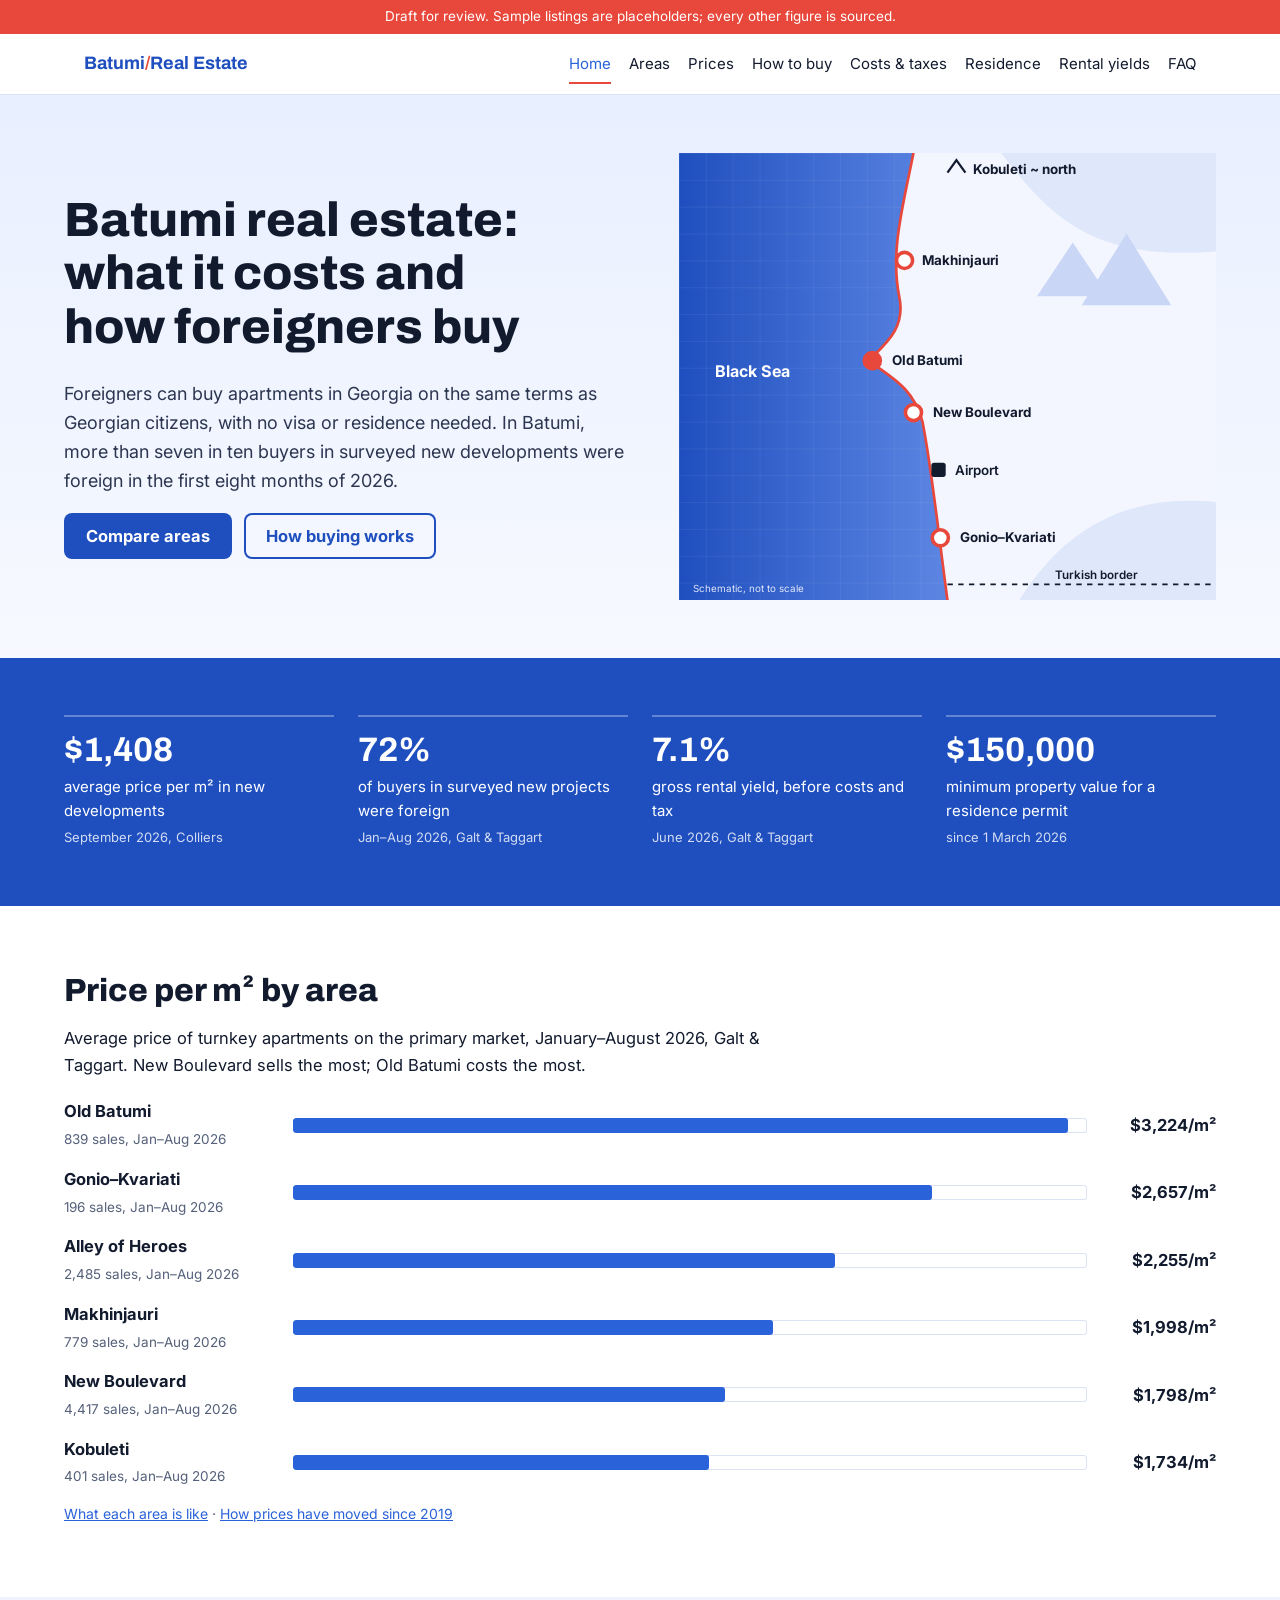
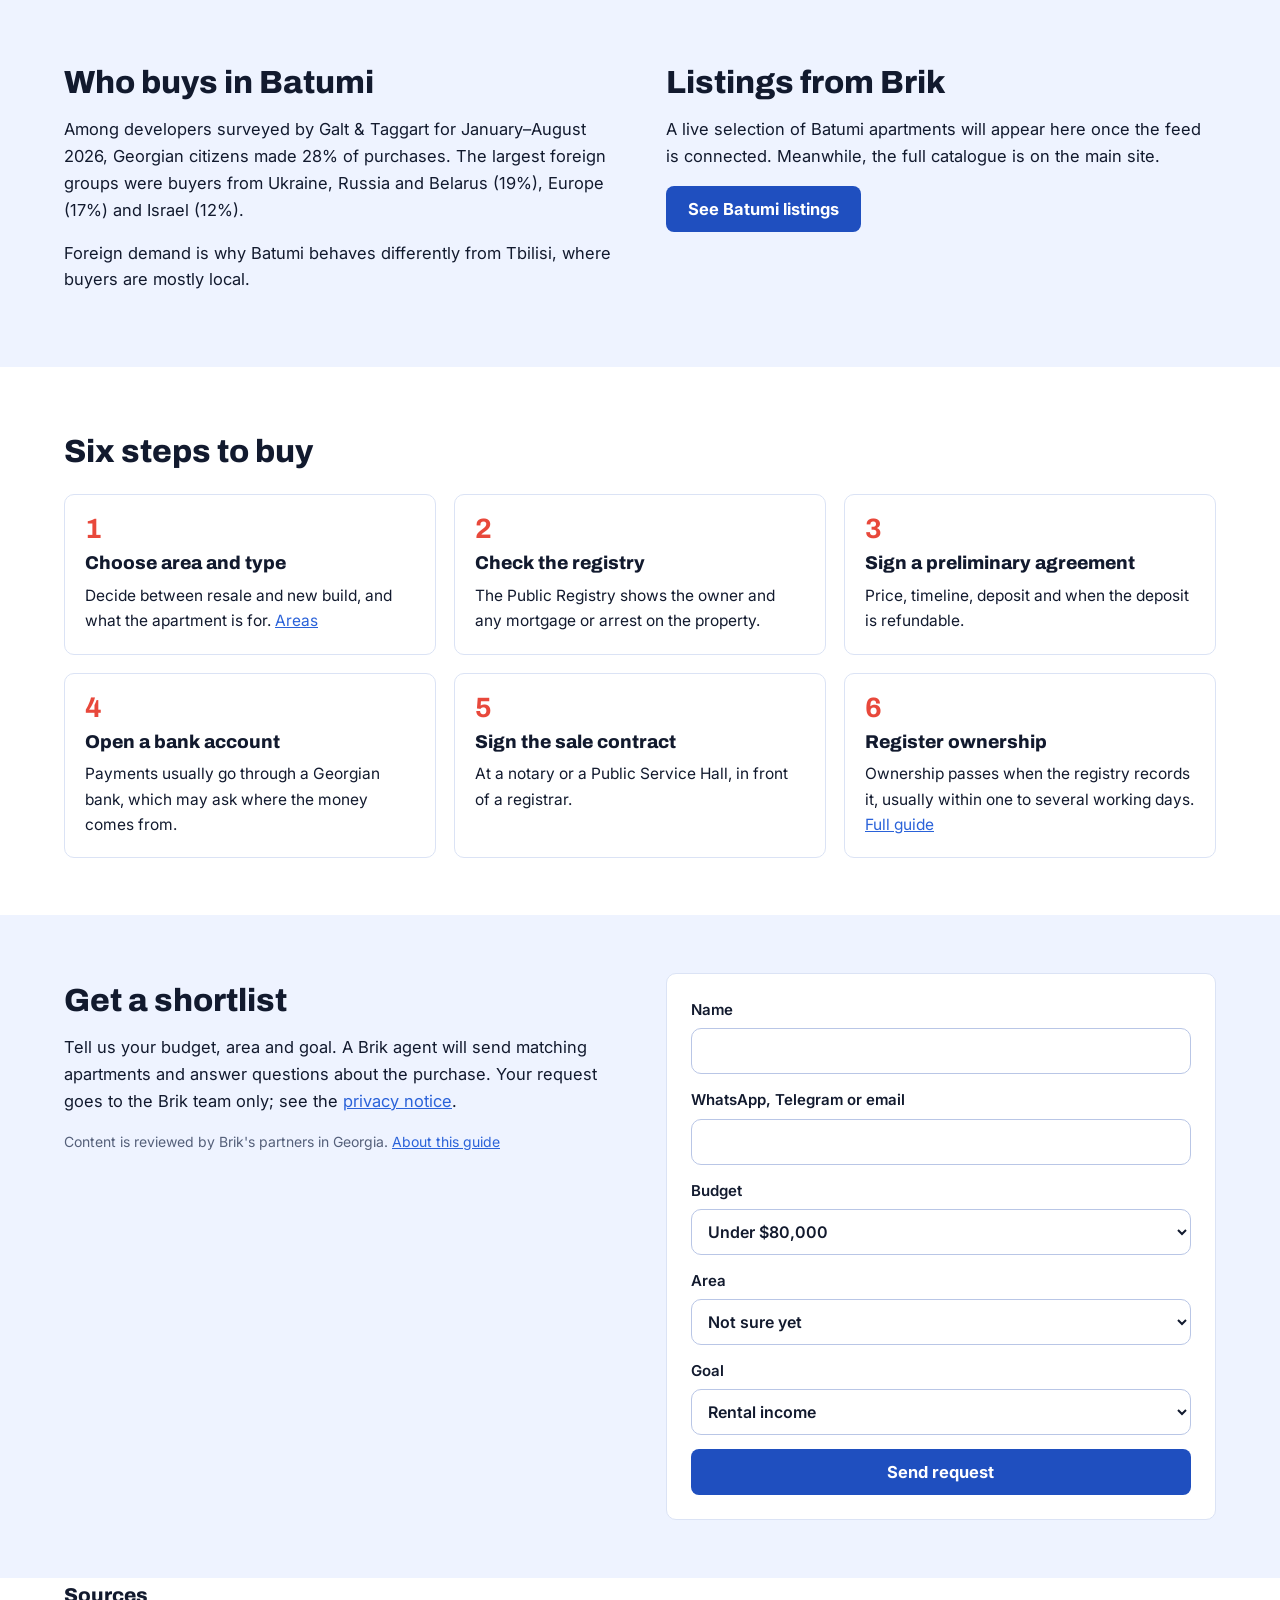
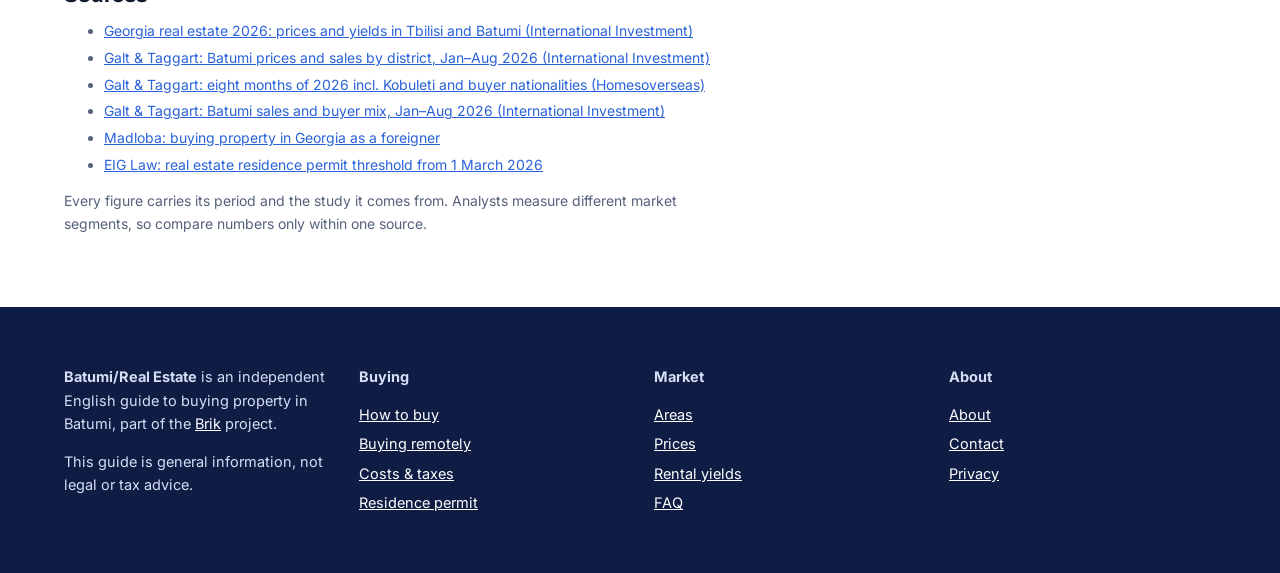
<file: site/index.html>
<!DOCTYPE html>
<html lang="en" dir="ltr">
<head>
<meta charset="utf-8">
<meta name="robots" content="noindex, nofollow">
<meta name="viewport" content="width=device-width, initial-scale=1">
<title>Batumi real estate — prices, areas and buying as a foreigner</title>
<meta name="description" content="An English guide to Batumi real estate: prices by area, how foreigners buy, taxes, residence permits and rental yields, with sourced 2026 data.">
<link rel="canonical" href="https://batumi-real-estate.com/">
<link rel="preconnect" href="https://fonts.googleapis.com"><link rel="preconnect" href="https://fonts.gstatic.com" crossorigin>
<link href="https://fonts.googleapis.com/css2?family=Archivo:wght@700;800&amp;family=Inter:wght@400;600;700&amp;display=swap" rel="stylesheet">
<link rel="stylesheet" href="assets/site.css">
<script type="application/ld+json">[{"@context": "https://schema.org", "@type": "BreadcrumbList", "itemListElement": [{"@type": "ListItem", "position": 1, "name": "Home", "item": "https://batumi-real-estate.com/"}]}, {"@context": "https://schema.org", "@type": "Article", "headline": "Batumi real estate — prices, areas and buying as a foreigner", "inLanguage": "en", "dateModified": "2026-11-24", "publisher": {"@type": "Organization", "name": "Brik", "url": "https://real-estate-georgia.com"}}]</script>
</head>
<body>
<div class="draft">Draft for review. Sample listings are placeholders; every other figure is sourced.</div>
<header class="top"><div class="wrap"><a class="logo" href="index.html">Batumi<span>/</span>Real Estate</a><nav class="scroll" aria-label="Sections"><a href="index.html" aria-current="page">Home</a><a href="areas/index.html">Areas</a><a href="prices/index.html">Prices</a><a href="how-to-buy/index.html">How to buy</a><a href="costs-and-taxes/index.html">Costs &amp; taxes</a><a href="residence-permit/index.html">Residence</a><a href="rental-yields/index.html">Rental yields</a><a href="faq/index.html">FAQ</a></nav></div></header>
<main>


<section class="hero band"><div class="wrap">
 <div><h1>Batumi real estate: what it costs and how foreigners buy</h1>
 <p class="lede">Foreigners can buy apartments in Georgia on the same terms as Georgian citizens, with no visa or residence needed. In Batumi, more than seven in ten buyers in surveyed new developments were foreign in the first eight months of 2026.</p>
 <div class="ctas"><a class="btn" href="#areas">Compare areas</a><a class="btn ghost" href="how-to-buy/index.html">How buying works</a></div></div>
 <svg class="scene" viewBox="0 0 600 500" role="img" aria-label="Schematic map of the Batumi coast: Kobuleti to the north, then Makhinjauri, Old Batumi, New Boulevard, the airport and Gonio–Kvariati near the Turkish border">
<defs><linearGradient id="bsea" x1="0" y1="0" x2="1" y2="0"><stop offset="0" stop-color="#1f4fbf"/><stop offset="1" stop-color="#5d86e3"/></linearGradient>
<pattern id="grid" width="30" height="30" patternUnits="userSpaceOnUse"><path d="M30 0H0V30" fill="none" stroke="#ffffff" stroke-opacity=".12"/></pattern></defs>
<rect width="600" height="500" rx="10" fill="#f3f6ff"/>
<path d="M0 0 H262 C250 60 236 110 246 160 C254 196 230 214 212 232 C236 250 262 262 272 300 C282 350 288 410 300 500 H0Z" fill="url(#bsea)"/>
<path d="M0 0 H262 C250 60 236 110 246 160 C254 196 230 214 212 232 C236 250 262 262 272 300 C282 350 288 410 300 500 H0Z" fill="url(#grid)"/>
<path d="M262 0 C250 60 236 110 246 160 C254 196 230 214 212 232 C236 250 262 262 272 300 C282 350 288 410 300 500" fill="none" stroke="#e8483b" stroke-width="3"/>
<path d="M360 0 C420 80 470 120 600 110 V0Z" fill="#dfe7fb"/><path d="M380 500 C430 420 500 380 600 390 V500Z" fill="#dfe7fb"/>
<path d="M400 160 l40 -60 l40 60Z M450 170 l50 -80 l50 80Z" fill="#c9d6f5"/>
<g font-family="Inter,system-ui,sans-serif" font-size="15" font-weight="700" fill="#121a2e">
 <path d="M300 22 l10 -14 l10 14" fill="none" stroke="#121a2e" stroke-width="2.5"/><text x="328" y="24">Kobuleti ~ north</text>
 <circle cx="252" cy="120" r="9" fill="#fff" stroke="#e8483b" stroke-width="4"/><text x="272" y="125">Makhinjauri</text>
 <circle cx="216" cy="232" r="11" fill="#e8483b"/><text x="238" y="237">Old Batumi</text>
 <circle cx="262" cy="290" r="9" fill="#fff" stroke="#e8483b" stroke-width="4"/><text x="284" y="295">New Boulevard</text>
 <rect x="282" y="346" width="16" height="16" rx="3" fill="#121a2e"/><text x="308" y="360" font-weight="600">Airport</text>
 <circle cx="292" cy="430" r="9" fill="#fff" stroke="#e8483b" stroke-width="4"/><text x="314" y="435">Gonio–Kvariati</text>
 <path d="M300 482 H600" stroke="#121a2e" stroke-width="2" stroke-dasharray="6 6"/><text x="420" y="476" font-weight="600" font-size="13">Turkish border</text>
 <text x="40" y="250" fill="#fff" font-size="18">Black Sea</text>
</g>
<text x="16" y="490" font-family="Inter,sans-serif" font-size="11" fill="#ffffff" fill-opacity=".85">Schematic, not to scale</text>
</svg>
</div></section>
<section class="facts band" aria-label="Key figures"><div class="wrap"><div class="fact"><b>$1,408</b><span>average price per m² in new developments</span><small>September 2026, Colliers</small></div><div class="fact"><b>72%</b><span>of buyers in surveyed new projects were foreign</span><small>Jan–Aug 2026, Galt &amp; Taggart</small></div><div class="fact"><b>7.1%</b><span>gross rental yield, before costs and tax</span><small>June 2026, Galt &amp; Taggart</small></div><div class="fact"><b>$150,000</b><span>minimum property value for a residence permit</span><small>since 1 March 2026</small></div></div></section>
<section class="band" id="areas"><div class="wrap">
 <h2>Price per m² by area</h2>
 <p>Average price of turnkey apartments on the primary market, January–August 2026, Galt &amp; Taggart. New Boulevard sells the most; Old Batumi costs the most.</p>
 <div class="rows"><a class="row" href="areas/index.html"><div class="nm"><b>Old Batumi</b><span>839 sales, Jan–Aug 2026</span></div><div class="bar" aria-hidden="true"><i data-w="97.7"></i></div><div class="v">$3,224/m²</div></a><a class="row" href="areas/index.html"><div class="nm"><b>Gonio–Kvariati</b><span>196 sales, Jan–Aug 2026</span></div><div class="bar" aria-hidden="true"><i data-w="80.5"></i></div><div class="v">$2,657/m²</div></a><a class="row" href="areas/index.html"><div class="nm"><b>Alley of Heroes</b><span>2,485 sales, Jan–Aug 2026</span></div><div class="bar" aria-hidden="true"><i data-w="68.3"></i></div><div class="v">$2,255/m²</div></a><a class="row" href="areas/index.html"><div class="nm"><b>Makhinjauri</b><span>779 sales, Jan–Aug 2026</span></div><div class="bar" aria-hidden="true"><i data-w="60.5"></i></div><div class="v">$1,998/m²</div></a><a class="row" href="areas/index.html"><div class="nm"><b>New Boulevard</b><span>4,417 sales, Jan–Aug 2026</span></div><div class="bar" aria-hidden="true"><i data-w="54.5"></i></div><div class="v">$1,798/m²</div></a><a class="row" href="areas/index.html"><div class="nm"><b>Kobuleti</b><span>401 sales, Jan–Aug 2026</span></div><div class="bar" aria-hidden="true"><i data-w="52.5"></i></div><div class="v">$1,734/m²</div></a></div>
 <p class="sub" style="margin-top:14px"><a href="areas/index.html">What each area is like</a> · <a href="prices/index.html">How prices have moved since 2019</a></p>
</div></section>
<section class="band alt"><div class="wrap two">
 <div><h2>Who buys in Batumi</h2><p>Among developers surveyed by Galt &amp; Taggart for January–August 2026, Georgian citizens made 28% of purchases. The largest foreign groups were buyers from Ukraine, Russia and Belarus (19%), Europe (17%) and Israel (12%).</p>
 <p>Foreign demand is why Batumi behaves differently from Tbilisi, where buyers are mostly local.</p></div>
 <div><h2>Listings from Brik</h2><p>A live selection of Batumi apartments will appear here once the feed is connected. Meanwhile, the full catalogue is on the main site.</p><a class="btn" href="https://real-estate-georgia.com/?utm_source=batumi-real-estate&amp;utm_medium=referral&amp;utm_campaign=minisite&amp;utm_content=home-listings">See Batumi listings</a></div>
</div></section>
<section class="band"><div class="wrap">
 <h2>Six steps to buy</h2>
 <ol class="steps">
  <li><h3>Choose area and type</h3><p>Decide between resale and new build, and what the apartment is for. <a href="areas/index.html">Areas</a></p></li>
  <li><h3>Check the registry</h3><p>The Public Registry shows the owner and any mortgage or arrest on the property.</p></li>
  <li><h3>Sign a preliminary agreement</h3><p>Price, timeline, deposit and when the deposit is refundable.</p></li>
  <li><h3>Open a bank account</h3><p>Payments usually go through a Georgian bank, which may ask where the money comes from.</p></li>
  <li><h3>Sign the sale contract</h3><p>At a notary or a Public Service Hall, in front of a registrar.</p></li>
  <li><h3>Register ownership</h3><p>Ownership passes when the registry records it, usually within one to several working days. <a href="how-to-buy/index.html">Full guide</a></p></li>
 </ol>
</div></section>
<section class="band alt" id="lead"><div class="wrap two">
 <div><h2>Get a shortlist</h2><p>Tell us your budget, area and goal. A Brik agent will send matching apartments and answer questions about the purchase. Your request goes to the Brik team only; see the <a href="privacy/index.html">privacy notice</a>.</p>
 <p class="sub">Content is reviewed by Brik's partners in Georgia. <a href="about/index.html">About this guide</a></p></div>
 <form data-draft novalidate><label>Name<input name="name" autocomplete="name" required></label>
<label>WhatsApp, Telegram or email<input name="contact" required></label>
<label>Budget<select name="budget"><option>Under $80,000</option><option>$80,000–150,000</option><option>$150,000–300,000</option><option>Over $300,000</option></select></label>
<label>Area<select name="area"><option>Not sure yet</option><option>Old Batumi</option><option>Gonio–Kvariati</option><option>Alley of Heroes</option><option>Makhinjauri</option><option>New Boulevard</option><option>Kobuleti</option></select></label>
<label>Goal<select name="goal"><option>Rental income</option><option>Holiday home</option><option>Residence permit</option><option>Moving to Batumi</option></select></label><button class="btn" type="submit">Send request</button><div class="ok" role="status">Draft: the form is not connected yet, nothing was sent.</div></form>
</div></section>
<section class="band" style="padding-top:0"><div class="wrap"><h2 style="font-size:20px">Sources</h2><ul class="sources"><li><a href="https://internationalinvestment.biz/en/real-estate/8910-georgia-real-estate-2026-prices-and-yields-in-tbilisi-and-batumi.html">Georgia real estate 2026: prices and yields in Tbilisi and Batumi (International Investment)</a></li><li><a href="https://internationalinvestment.biz/en/business/9099-batumi-real-estate-trends-prices-and-sales-by-district.html">Galt &amp; Taggart: Batumi prices and sales by district, Jan–Aug 2026 (International Investment)</a></li><li><a href="https://www.homesoverseas.ru/eng/news/Bolee_70_kvartir_prodannyh_v_Batumi_v_2026_godu_priobreli_inostrancy">Galt &amp; Taggart: eight months of 2026 incl. Kobuleti and buyer nationalities (Homesoverseas)</a></li><li><a href="https://internationalinvestment.biz/en/business/9064-batumi-real-estate-market-sales-growth-galt-taggart.html">Galt &amp; Taggart: Batumi sales and buyer mix, Jan–Aug 2026 (International Investment)</a></li><li><a href="https://madloba.info/en/faq/housing/buying-property-in-georgia-as-a-foreigner/">Madloba: buying property in Georgia as a foreigner</a></li><li><a href="https://eiglaw.com/georgia-to-increase-real-estate-investment-threshold-for-residence-permits-effective-march-1-2026/">EIG Law: real estate residence permit threshold from 1 March 2026</a></li></ul><p class="sub">Every figure carries its period and the study it comes from. Analysts measure different market segments, so compare numbers only within one source.</p></div></section>
</main>
<footer class="band"><div class="wrap"><div class="cols">
<div><p><b>Batumi/Real Estate</b> is an independent English guide to buying property in Batumi, part of the <a href="https://real-estate-georgia.com/?utm_source=batumi-real-estate&amp;utm_medium=referral&amp;utm_campaign=minisite&amp;utm_content=footer">Brik</a> project.</p><p>This guide is general information, not legal or tax advice.</p></div>
<div><p><b>Buying</b></p><ul><li><a href="how-to-buy/index.html">How to buy</a></li><li><a href="buying-remotely/index.html">Buying remotely</a></li><li><a href="costs-and-taxes/index.html">Costs &amp; taxes</a></li><li><a href="residence-permit/index.html">Residence permit</a></li></ul></div><div><p><b>Market</b></p><ul><li><a href="areas/index.html">Areas</a></li><li><a href="prices/index.html">Prices</a></li><li><a href="rental-yields/index.html">Rental yields</a></li><li><a href="faq/index.html">FAQ</a></li></ul></div><div><p><b>About</b></p><ul><li><a href="about/index.html">About</a></li><li><a href="contact/index.html">Contact</a></li><li><a href="privacy/index.html">Privacy</a></li></ul></div>
</div></div></footer>
<script src="assets/site.js"></script>
</body>
</html>
</file>
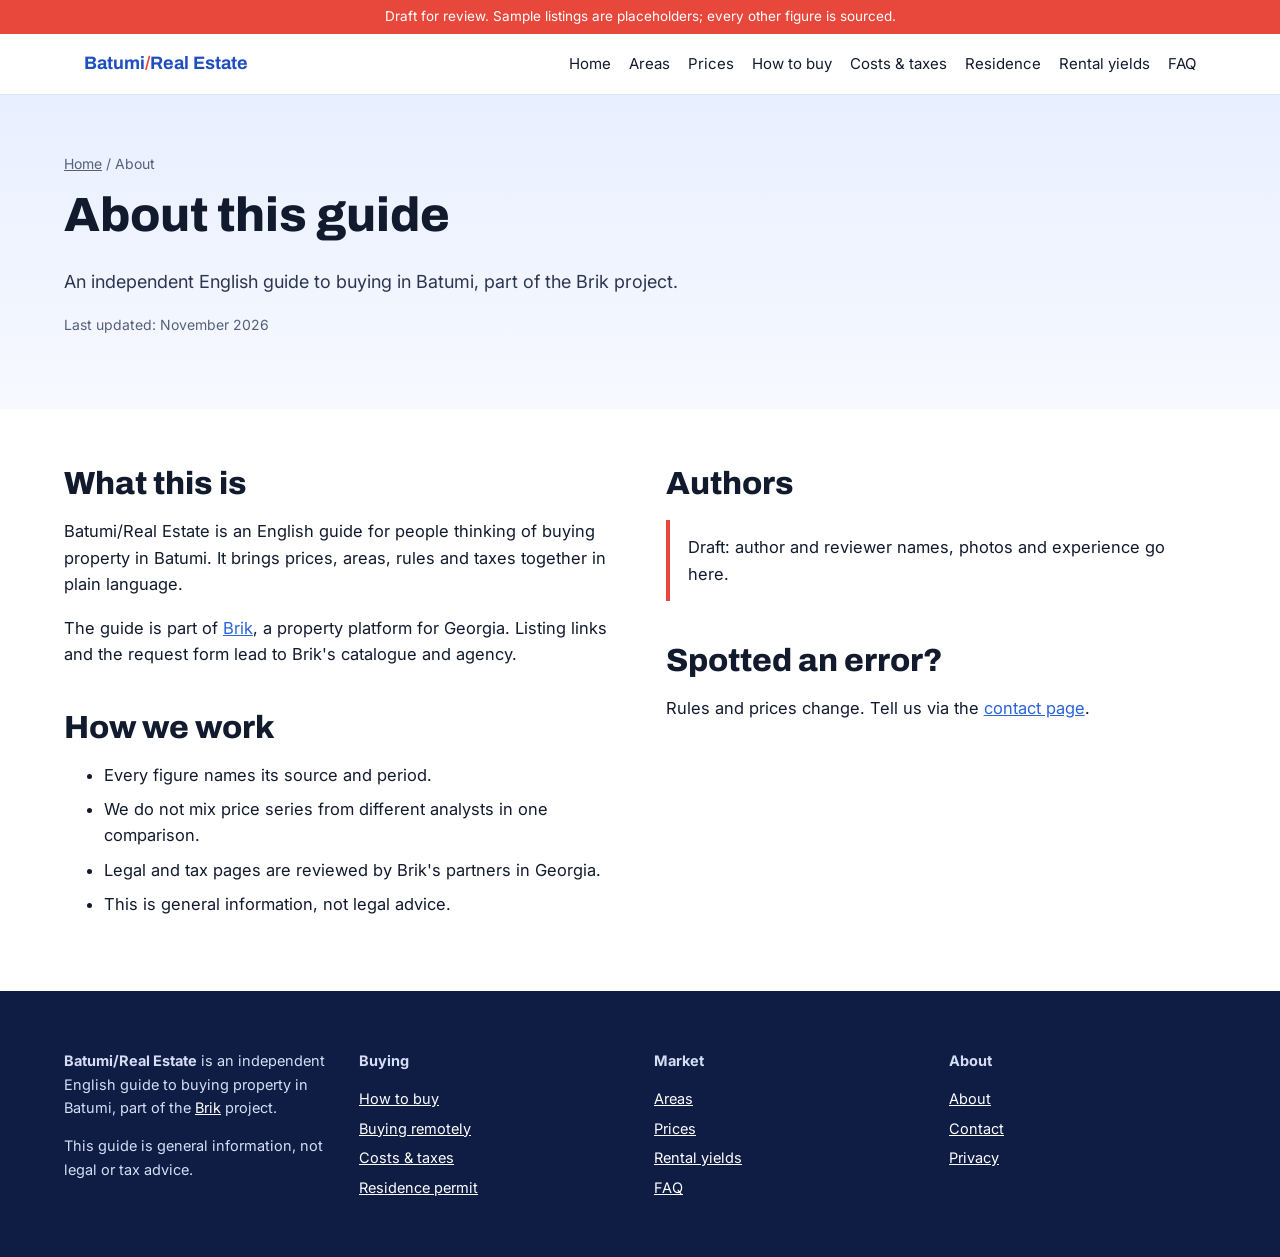
<file: site/about/index.html>
<!DOCTYPE html>
<html lang="en" dir="ltr">
<head>
<meta charset="utf-8">
<meta name="robots" content="noindex, nofollow">
<meta name="viewport" content="width=device-width, initial-scale=1">
<title>About Batumi/Real Estate</title>
<meta name="description" content="Who writes this guide, where the data comes from and how it relates to the Brik property platform.">
<link rel="canonical" href="https://batumi-real-estate.com/about/">
<link rel="preconnect" href="https://fonts.googleapis.com"><link rel="preconnect" href="https://fonts.gstatic.com" crossorigin>
<link href="https://fonts.googleapis.com/css2?family=Archivo:wght@700;800&amp;family=Inter:wght@400;600;700&amp;display=swap" rel="stylesheet">
<link rel="stylesheet" href="../assets/site.css">
<script type="application/ld+json">[{"@context": "https://schema.org", "@type": "BreadcrumbList", "itemListElement": [{"@type": "ListItem", "position": 1, "name": "Home", "item": "https://batumi-real-estate.com/"}, {"@type": "ListItem", "position": 2, "name": "About", "item": "https://batumi-real-estate.com/about/"}]}, {"@context": "https://schema.org", "@type": "Article", "headline": "About this guide", "inLanguage": "en", "dateModified": "2026-11-24", "publisher": {"@type": "Organization", "name": "Brik", "url": "https://real-estate-georgia.com"}}]</script>
</head>
<body>
<div class="draft">Draft for review. Sample listings are placeholders; every other figure is sourced.</div>
<header class="top"><div class="wrap"><a class="logo" href="../index.html">Batumi<span>/</span>Real Estate</a><nav class="scroll" aria-label="Sections"><a href="../index.html">Home</a><a href="../areas/index.html">Areas</a><a href="../prices/index.html">Prices</a><a href="../how-to-buy/index.html">How to buy</a><a href="../costs-and-taxes/index.html">Costs &amp; taxes</a><a href="../residence-permit/index.html">Residence</a><a href="../rental-yields/index.html">Rental yields</a><a href="../faq/index.html">FAQ</a></nav></div></header>
<main>
<section class="band pagehead"><div class="wrap"><nav class="crumbs" aria-label="Breadcrumb"><a href="../index.html">Home</a> / <span aria-current="page">About</span></nav><h1>About this guide</h1><p class="lede">An independent English guide to buying in Batumi, part of the Brik project.</p><p class="updated">Last updated: November 2026</p></div></section>

<section class="band"><div class="wrap two"><div class="prose"><h2>What this is</h2><p>Batumi/Real Estate is an English guide for people thinking of buying property in Batumi. It brings prices, areas, rules and taxes together in plain language.</p>
<p>The guide is part of <a href="https://real-estate-georgia.com/?utm_source=batumi-real-estate&amp;utm_medium=referral&amp;utm_campaign=minisite&amp;utm_content=about">Brik</a>, a property platform for Georgia. Listing links and the request form lead to Brik's catalogue and agency.</p>
<h2>How we work</h2><ul class="txt"><li>Every figure names its source and period.</li><li>We do not mix price series from different analysts in one comparison.</li><li>Legal and tax pages are reviewed by Brik's partners in Georgia.</li><li>This is general information, not legal advice.</li></ul></div>
<div class="prose"><h2>Authors</h2><div class="note">Draft: author and reviewer names, photos and experience go here.</div><h2>Spotted an error?</h2><p>Rules and prices change. Tell us via the <a href="../contact/index.html">contact page</a>.</p></div></div></section>

</main>
<footer class="band"><div class="wrap"><div class="cols">
<div><p><b>Batumi/Real Estate</b> is an independent English guide to buying property in Batumi, part of the <a href="https://real-estate-georgia.com/?utm_source=batumi-real-estate&amp;utm_medium=referral&amp;utm_campaign=minisite&amp;utm_content=footer">Brik</a> project.</p><p>This guide is general information, not legal or tax advice.</p></div>
<div><p><b>Buying</b></p><ul><li><a href="../how-to-buy/index.html">How to buy</a></li><li><a href="../buying-remotely/index.html">Buying remotely</a></li><li><a href="../costs-and-taxes/index.html">Costs &amp; taxes</a></li><li><a href="../residence-permit/index.html">Residence permit</a></li></ul></div><div><p><b>Market</b></p><ul><li><a href="../areas/index.html">Areas</a></li><li><a href="../prices/index.html">Prices</a></li><li><a href="../rental-yields/index.html">Rental yields</a></li><li><a href="../faq/index.html">FAQ</a></li></ul></div><div><p><b>About</b></p><ul><li><a href="../about/index.html">About</a></li><li><a href="../contact/index.html">Contact</a></li><li><a href="../privacy/index.html">Privacy</a></li></ul></div>
</div></div></footer>
<script src="../assets/site.js"></script>
</body>
</html>
</file>
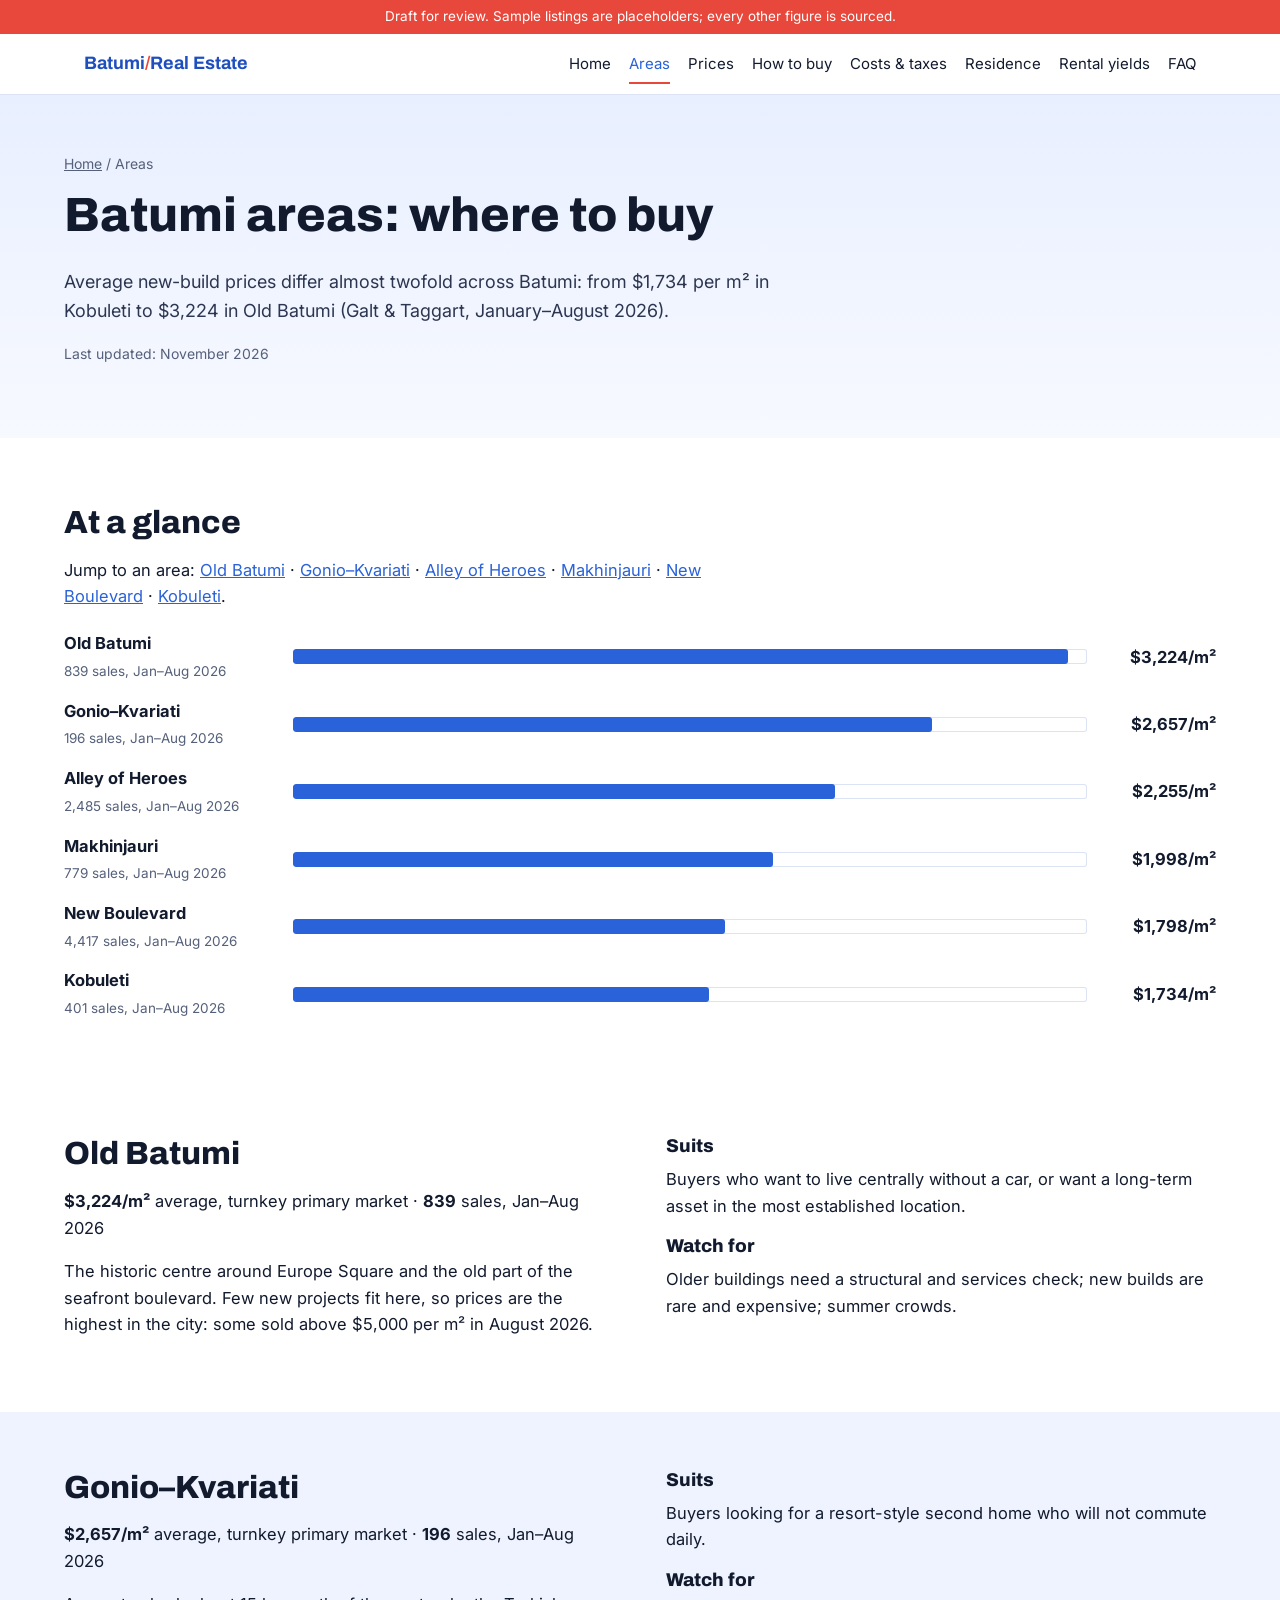
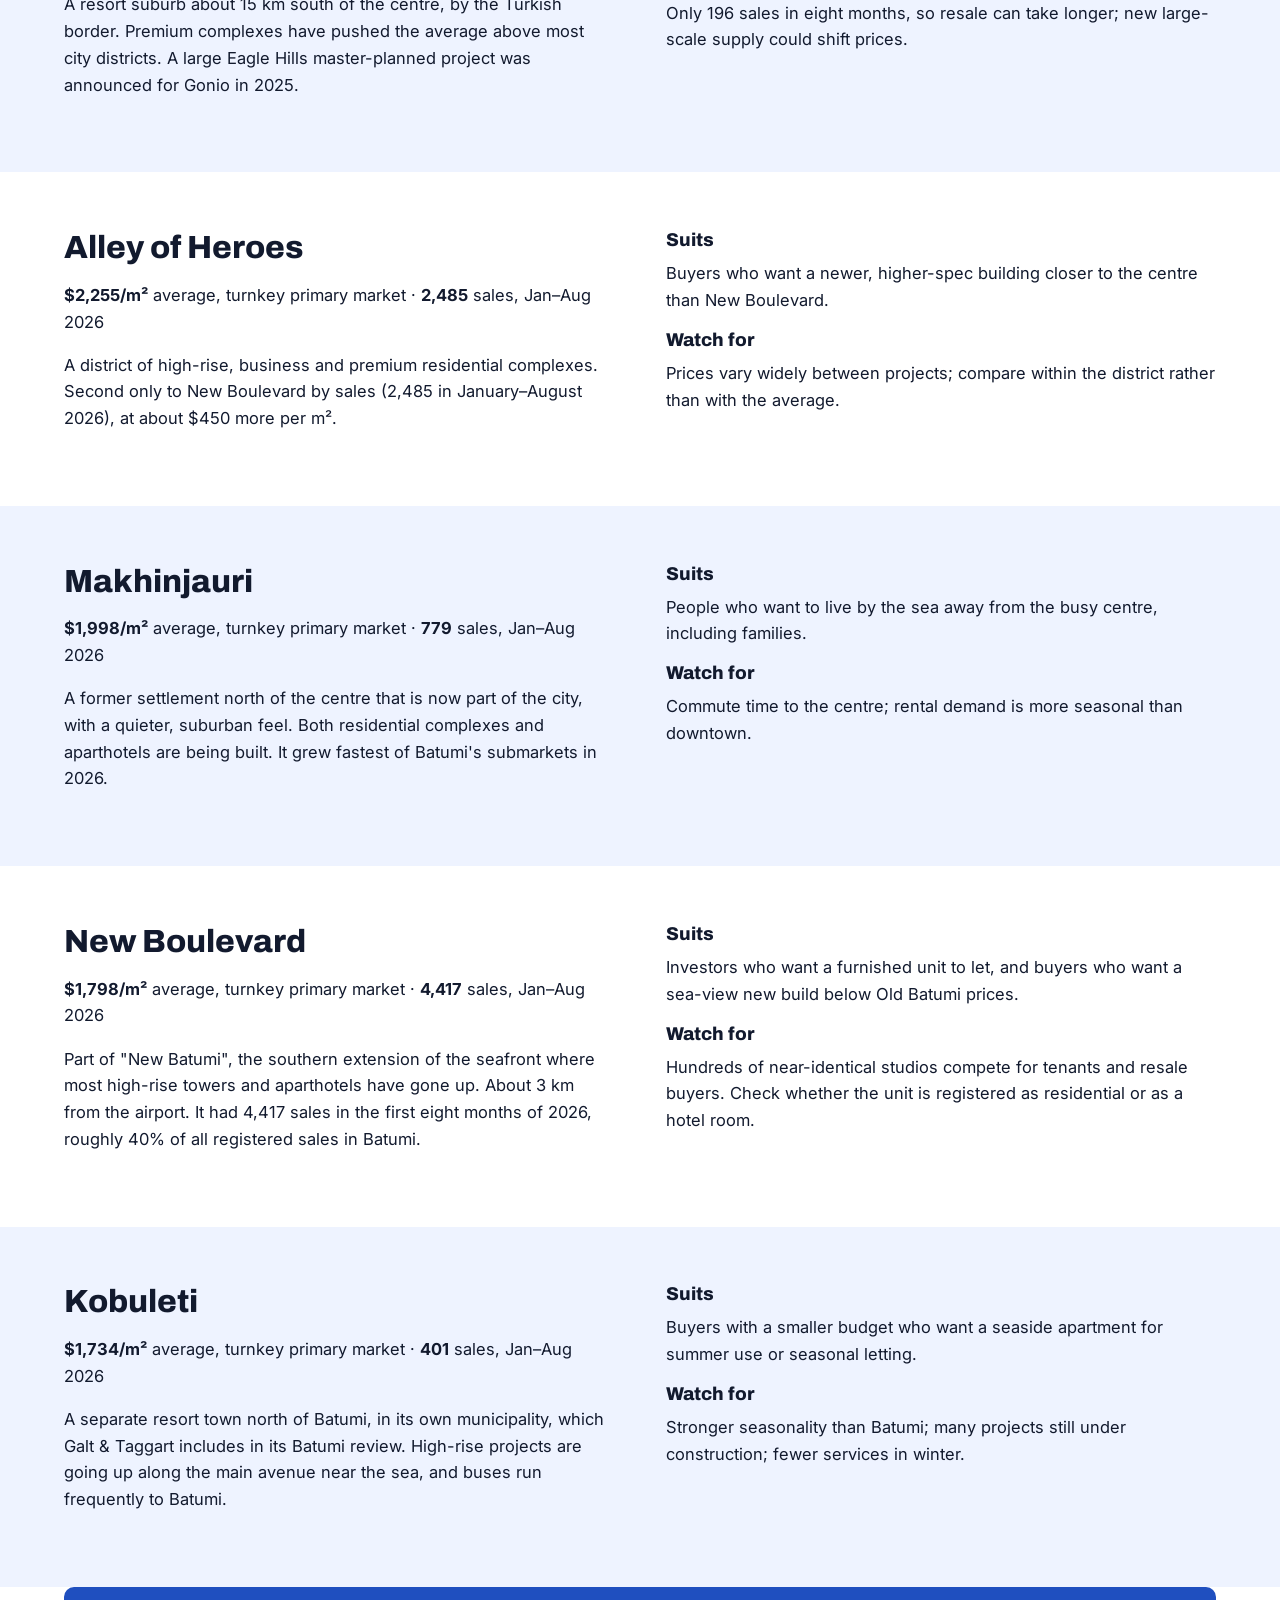
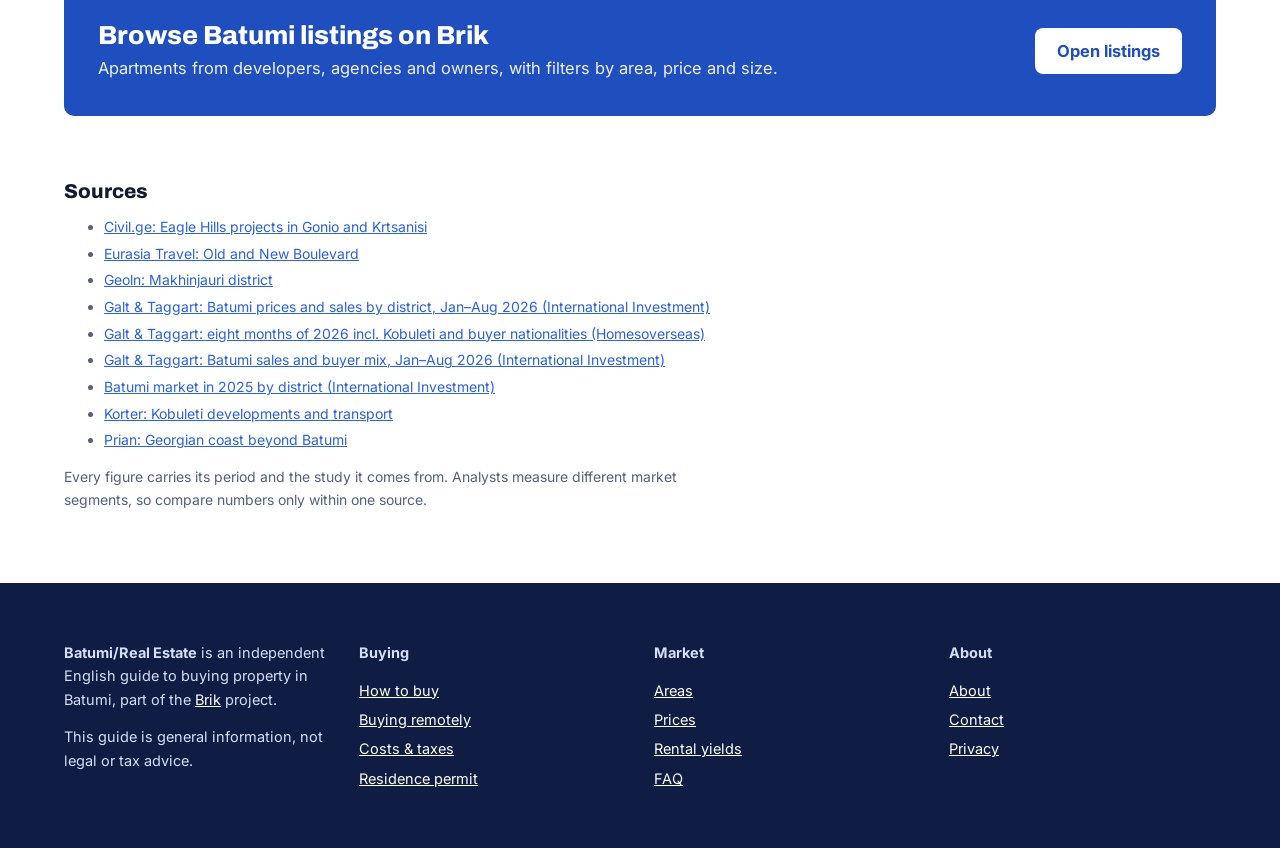
<file: site/areas/index.html>
<!DOCTYPE html>
<html lang="en" dir="ltr">
<head>
<meta charset="utf-8">
<meta name="robots" content="noindex, nofollow">
<meta name="viewport" content="width=device-width, initial-scale=1">
<title>Batumi areas compared — where to buy an apartment</title>
<meta name="description" content="Old Batumi, New Boulevard, Alley of Heroes, Makhinjauri, Gonio–Kvariati and Kobuleti compared: price per m², sales and who each area suits.">
<link rel="canonical" href="https://batumi-real-estate.com/areas/">
<link rel="preconnect" href="https://fonts.googleapis.com"><link rel="preconnect" href="https://fonts.gstatic.com" crossorigin>
<link href="https://fonts.googleapis.com/css2?family=Archivo:wght@700;800&amp;family=Inter:wght@400;600;700&amp;display=swap" rel="stylesheet">
<link rel="stylesheet" href="../assets/site.css">
<script type="application/ld+json">[{"@context": "https://schema.org", "@type": "BreadcrumbList", "itemListElement": [{"@type": "ListItem", "position": 1, "name": "Home", "item": "https://batumi-real-estate.com/"}, {"@type": "ListItem", "position": 2, "name": "Areas", "item": "https://batumi-real-estate.com/areas/"}]}, {"@context": "https://schema.org", "@type": "Article", "headline": "Batumi areas: where to buy", "inLanguage": "en", "dateModified": "2026-11-24", "publisher": {"@type": "Organization", "name": "Brik", "url": "https://real-estate-georgia.com"}}]</script>
</head>
<body>
<div class="draft">Draft for review. Sample listings are placeholders; every other figure is sourced.</div>
<header class="top"><div class="wrap"><a class="logo" href="../index.html">Batumi<span>/</span>Real Estate</a><nav class="scroll" aria-label="Sections"><a href="../index.html">Home</a><a href="../areas/index.html" aria-current="page">Areas</a><a href="../prices/index.html">Prices</a><a href="../how-to-buy/index.html">How to buy</a><a href="../costs-and-taxes/index.html">Costs &amp; taxes</a><a href="../residence-permit/index.html">Residence</a><a href="../rental-yields/index.html">Rental yields</a><a href="../faq/index.html">FAQ</a></nav></div></header>
<main>
<section class="band pagehead"><div class="wrap"><nav class="crumbs" aria-label="Breadcrumb"><a href="../index.html">Home</a> / <span aria-current="page">Areas</span></nav><h1>Batumi areas: where to buy</h1><p class="lede">Average new-build prices differ almost twofold across Batumi: from $1,734 per m² in Kobuleti to $3,224 in Old Batumi (Galt &amp; Taggart, January–August 2026).</p><p class="updated">Last updated: November 2026</p></div></section>

<section class="band"><div class="wrap"><h2>At a glance</h2><p>Jump to an area: <a href="#old-batumi">Old Batumi</a> · <a href="#gonio-kvariati">Gonio–Kvariati</a> · <a href="#alley-of-heroes">Alley of Heroes</a> · <a href="#makhinjauri">Makhinjauri</a> · <a href="#new-boulevard">New Boulevard</a> · <a href="#kobuleti">Kobuleti</a>.</p><div class="rows"><div class="row"><div class="nm"><b>Old Batumi</b><span>839 sales, Jan–Aug 2026</span></div><div class="bar" aria-hidden="true"><i data-w="97.7"></i></div><div class="v">$3,224/m²</div></div><div class="row"><div class="nm"><b>Gonio–Kvariati</b><span>196 sales, Jan–Aug 2026</span></div><div class="bar" aria-hidden="true"><i data-w="80.5"></i></div><div class="v">$2,657/m²</div></div><div class="row"><div class="nm"><b>Alley of Heroes</b><span>2,485 sales, Jan–Aug 2026</span></div><div class="bar" aria-hidden="true"><i data-w="68.3"></i></div><div class="v">$2,255/m²</div></div><div class="row"><div class="nm"><b>Makhinjauri</b><span>779 sales, Jan–Aug 2026</span></div><div class="bar" aria-hidden="true"><i data-w="60.5"></i></div><div class="v">$1,998/m²</div></div><div class="row"><div class="nm"><b>New Boulevard</b><span>4,417 sales, Jan–Aug 2026</span></div><div class="bar" aria-hidden="true"><i data-w="54.5"></i></div><div class="v">$1,798/m²</div></div><div class="row"><div class="nm"><b>Kobuleti</b><span>401 sales, Jan–Aug 2026</span></div><div class="bar" aria-hidden="true"><i data-w="52.5"></i></div><div class="v">$1,734/m²</div></div></div></div></section>
<section class="band" id="old-batumi"><div class="wrap two"><div class="prose"><h2>Old Batumi</h2><p><b>$3,224/m²</b> average, turnkey primary market · <b>839</b> sales, Jan–Aug 2026</p><p>The historic centre around Europe Square and the old part of the seafront boulevard. Few new projects fit here, so prices are the highest in the city: some sold above $5,000 per m² in August 2026.</p></div><div class="prose"><h3>Suits</h3><p>Buyers who want to live centrally without a car, or want a long-term asset in the most established location.</p><h3>Watch for</h3><p>Older buildings need a structural and services check; new builds are rare and expensive; summer crowds.</p></div></div></section><section class="band alt" id="gonio-kvariati"><div class="wrap two"><div class="prose"><h2>Gonio–Kvariati</h2><p><b>$2,657/m²</b> average, turnkey primary market · <b>196</b> sales, Jan–Aug 2026</p><p>A resort suburb about 15 km south of the centre, by the Turkish border. Premium complexes have pushed the average above most city districts. A large Eagle Hills master-planned project was announced for Gonio in 2025.</p></div><div class="prose"><h3>Suits</h3><p>Buyers looking for a resort-style second home who will not commute daily.</p><h3>Watch for</h3><p>Only 196 sales in eight months, so resale can take longer; new large-scale supply could shift prices.</p></div></div></section><section class="band" id="alley-of-heroes"><div class="wrap two"><div class="prose"><h2>Alley of Heroes</h2><p><b>$2,255/m²</b> average, turnkey primary market · <b>2,485</b> sales, Jan–Aug 2026</p><p>A district of high-rise, business and premium residential complexes. Second only to New Boulevard by sales (2,485 in January–August 2026), at about $450 more per m².</p></div><div class="prose"><h3>Suits</h3><p>Buyers who want a newer, higher-spec building closer to the centre than New Boulevard.</p><h3>Watch for</h3><p>Prices vary widely between projects; compare within the district rather than with the average.</p></div></div></section><section class="band alt" id="makhinjauri"><div class="wrap two"><div class="prose"><h2>Makhinjauri</h2><p><b>$1,998/m²</b> average, turnkey primary market · <b>779</b> sales, Jan–Aug 2026</p><p>A former settlement north of the centre that is now part of the city, with a quieter, suburban feel. Both residential complexes and aparthotels are being built. It grew fastest of Batumi's submarkets in 2026.</p></div><div class="prose"><h3>Suits</h3><p>People who want to live by the sea away from the busy centre, including families.</p><h3>Watch for</h3><p>Commute time to the centre; rental demand is more seasonal than downtown.</p></div></div></section><section class="band" id="new-boulevard"><div class="wrap two"><div class="prose"><h2>New Boulevard</h2><p><b>$1,798/m²</b> average, turnkey primary market · <b>4,417</b> sales, Jan–Aug 2026</p><p>Part of "New Batumi", the southern extension of the seafront where most high-rise towers and aparthotels have gone up. About 3 km from the airport. It had 4,417 sales in the first eight months of 2026, roughly 40% of all registered sales in Batumi.</p></div><div class="prose"><h3>Suits</h3><p>Investors who want a furnished unit to let, and buyers who want a sea-view new build below Old Batumi prices.</p><h3>Watch for</h3><p>Hundreds of near-identical studios compete for tenants and resale buyers. Check whether the unit is registered as residential or as a hotel room.</p></div></div></section><section class="band alt" id="kobuleti"><div class="wrap two"><div class="prose"><h2>Kobuleti</h2><p><b>$1,734/m²</b> average, turnkey primary market · <b>401</b> sales, Jan–Aug 2026</p><p>A separate resort town north of Batumi, in its own municipality, which Galt &amp; Taggart includes in its Batumi review. High-rise projects are going up along the main avenue near the sea, and buses run frequently to Batumi.</p></div><div class="prose"><h3>Suits</h3><p>Buyers with a smaller budget who want a seaside apartment for summer use or seasonal letting.</p><h3>Watch for</h3><p>Stronger seasonality than Batumi; many projects still under construction; fewer services in winter.</p></div></div></section><section class="band" style="padding-top:0"><div class="wrap"><div class="cta"><div><h2>Browse Batumi listings on Brik</h2><p>Apartments from developers, agencies and owners, with filters by area, price and size.</p></div><a class="btn" href="https://real-estate-georgia.com/?utm_source=batumi-real-estate&amp;utm_medium=referral&amp;utm_campaign=minisite&amp;utm_content=areas">Open listings</a></div></div></section>
<section class="band" style="padding-top:0"><div class="wrap"><h2 style="font-size:20px">Sources</h2><ul class="sources"><li><a href="https://civil.ge/archives/711355">Civil.ge: Eagle Hills projects in Gonio and Krtsanisi</a></li><li><a href="https://eurasia.travel/georgia/batumi/boulevard/">Eurasia Travel: Old and New Boulevard</a></li><li><a href="https://geoln.com/georgia/batumi-makhinjauri">Geoln: Makhinjauri district</a></li><li><a href="https://internationalinvestment.biz/en/business/9099-batumi-real-estate-trends-prices-and-sales-by-district.html">Galt &amp; Taggart: Batumi prices and sales by district, Jan–Aug 2026 (International Investment)</a></li><li><a href="https://www.homesoverseas.ru/eng/news/Bolee_70_kvartir_prodannyh_v_Batumi_v_2026_godu_priobreli_inostrancy">Galt &amp; Taggart: eight months of 2026 incl. Kobuleti and buyer nationalities (Homesoverseas)</a></li><li><a href="https://internationalinvestment.biz/en/business/9064-batumi-real-estate-market-sales-growth-galt-taggart.html">Galt &amp; Taggart: Batumi sales and buyer mix, Jan–Aug 2026 (International Investment)</a></li><li><a href="https://internationalinvestment.biz/en/real-estate/7391-rynok-nedvizhimosti-batumi-v-2025-godu-rost-prodazh-i-snizhenie-dohodnosti-arendy.html">Batumi market in 2025 by district (International Investment)</a></li><li><a href="https://korter.ge/en/alliance-renaissance-kobuleti">Korter: Kobuleti developments and transport</a></li><li><a href="https://prian.info/pub/beachfront-real-estate-in-georgia-beyond-batumi-emerging-hotspots-for-apartment-purchases.html">Prian: Georgian coast beyond Batumi</a></li></ul><p class="sub">Every figure carries its period and the study it comes from. Analysts measure different market segments, so compare numbers only within one source.</p></div></section>
</main>
<footer class="band"><div class="wrap"><div class="cols">
<div><p><b>Batumi/Real Estate</b> is an independent English guide to buying property in Batumi, part of the <a href="https://real-estate-georgia.com/?utm_source=batumi-real-estate&amp;utm_medium=referral&amp;utm_campaign=minisite&amp;utm_content=footer">Brik</a> project.</p><p>This guide is general information, not legal or tax advice.</p></div>
<div><p><b>Buying</b></p><ul><li><a href="../how-to-buy/index.html">How to buy</a></li><li><a href="../buying-remotely/index.html">Buying remotely</a></li><li><a href="../costs-and-taxes/index.html">Costs &amp; taxes</a></li><li><a href="../residence-permit/index.html">Residence permit</a></li></ul></div><div><p><b>Market</b></p><ul><li><a href="../areas/index.html">Areas</a></li><li><a href="../prices/index.html">Prices</a></li><li><a href="../rental-yields/index.html">Rental yields</a></li><li><a href="../faq/index.html">FAQ</a></li></ul></div><div><p><b>About</b></p><ul><li><a href="../about/index.html">About</a></li><li><a href="../contact/index.html">Contact</a></li><li><a href="../privacy/index.html">Privacy</a></li></ul></div>
</div></div></footer>
<script src="../assets/site.js"></script>
</body>
</html>
</file>
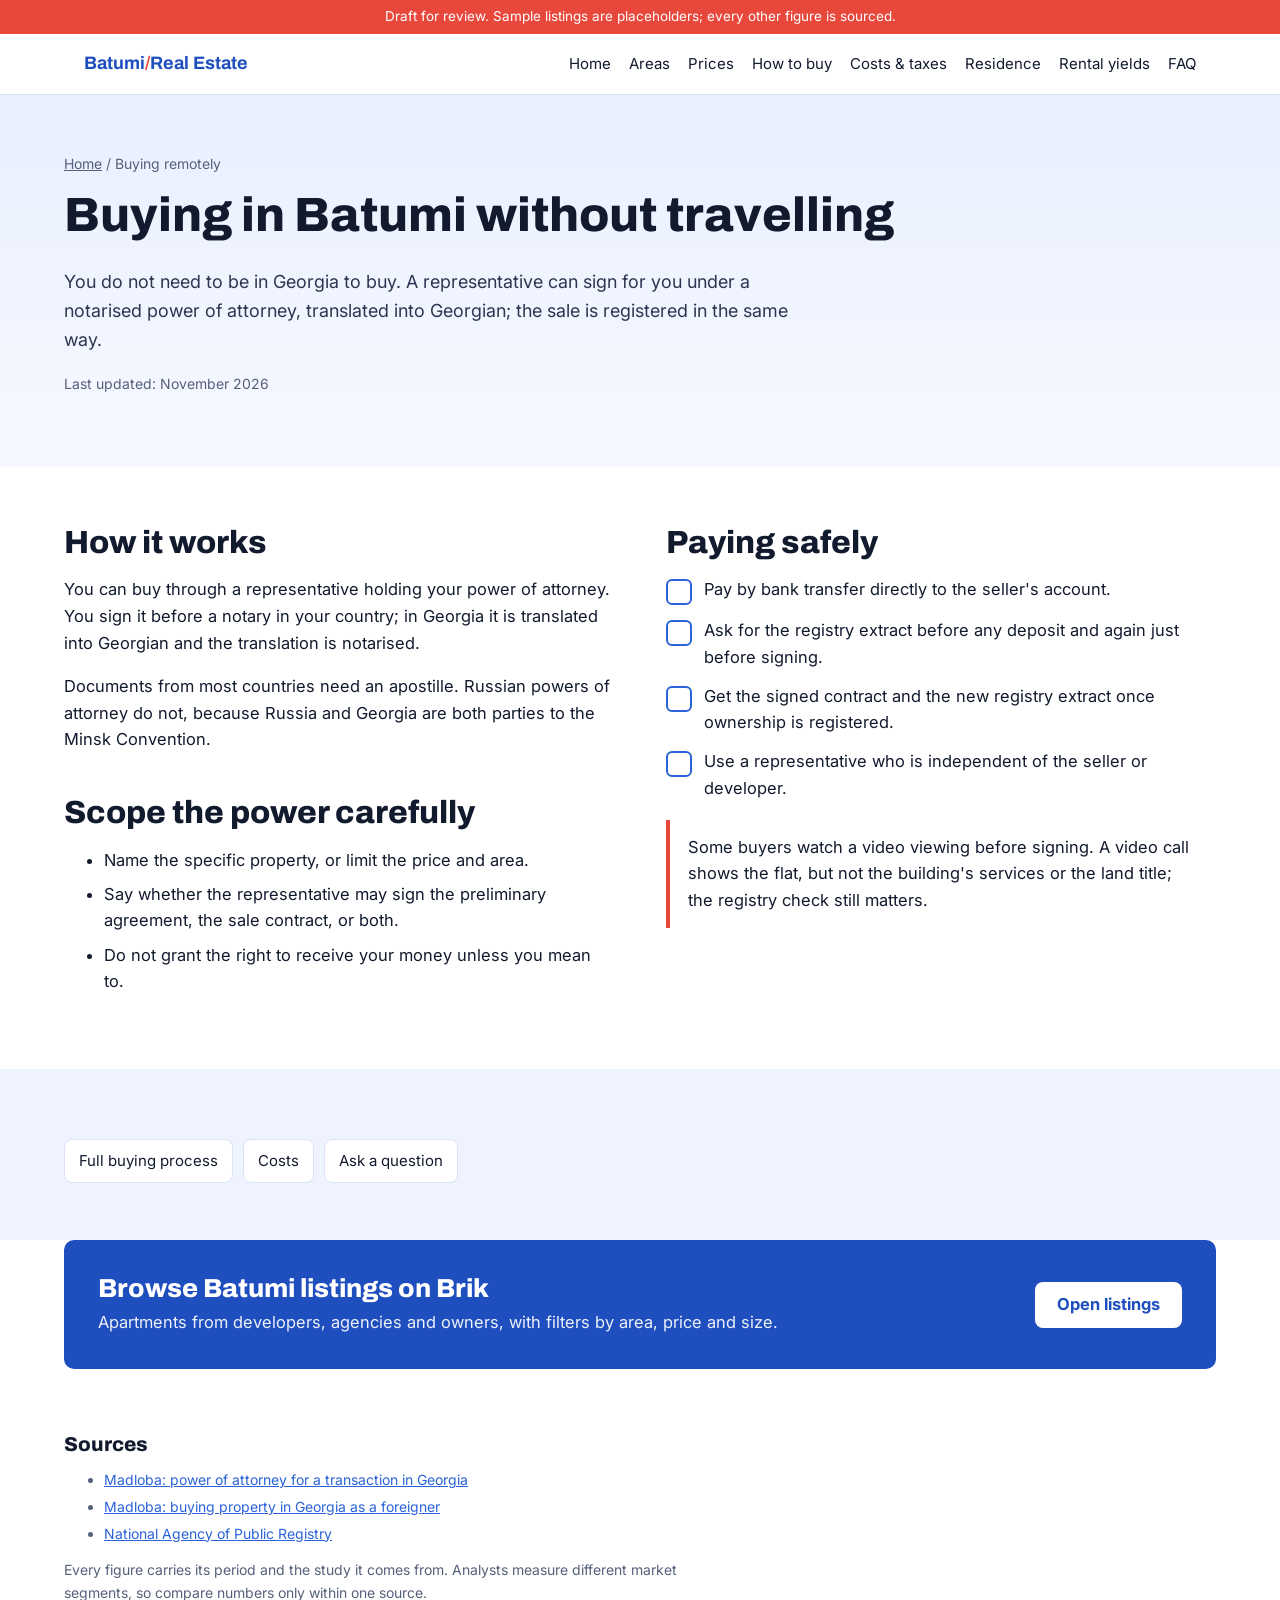
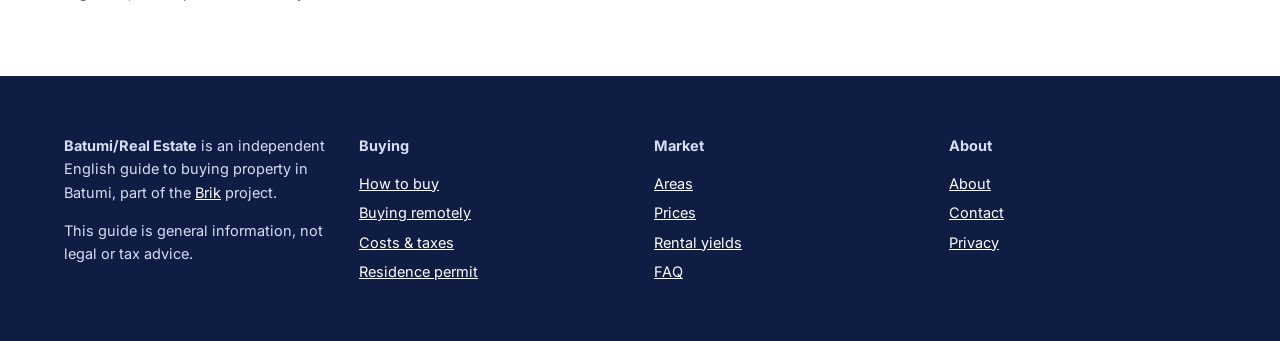
<file: site/buying-remotely/index.html>
<!DOCTYPE html>
<html lang="en" dir="ltr">
<head>
<meta charset="utf-8">
<meta name="robots" content="noindex, nofollow">
<meta name="viewport" content="width=device-width, initial-scale=1">
<title>Buying property in Batumi without travelling — power of attorney</title>
<meta name="description" content="How to buy an apartment in Batumi remotely: power of attorney, apostille and translation, paying safely and what your representative should check.">
<link rel="canonical" href="https://batumi-real-estate.com/buying-remotely/">
<link rel="preconnect" href="https://fonts.googleapis.com"><link rel="preconnect" href="https://fonts.gstatic.com" crossorigin>
<link href="https://fonts.googleapis.com/css2?family=Archivo:wght@700;800&amp;family=Inter:wght@400;600;700&amp;display=swap" rel="stylesheet">
<link rel="stylesheet" href="../assets/site.css">
<script type="application/ld+json">[{"@context": "https://schema.org", "@type": "BreadcrumbList", "itemListElement": [{"@type": "ListItem", "position": 1, "name": "Home", "item": "https://batumi-real-estate.com/"}, {"@type": "ListItem", "position": 2, "name": "Buying remotely", "item": "https://batumi-real-estate.com/buying-remotely/"}]}, {"@context": "https://schema.org", "@type": "Article", "headline": "Buying in Batumi without travelling", "inLanguage": "en", "dateModified": "2026-11-24", "publisher": {"@type": "Organization", "name": "Brik", "url": "https://real-estate-georgia.com"}}]</script>
</head>
<body>
<div class="draft">Draft for review. Sample listings are placeholders; every other figure is sourced.</div>
<header class="top"><div class="wrap"><a class="logo" href="../index.html">Batumi<span>/</span>Real Estate</a><nav class="scroll" aria-label="Sections"><a href="../index.html">Home</a><a href="../areas/index.html">Areas</a><a href="../prices/index.html">Prices</a><a href="../how-to-buy/index.html">How to buy</a><a href="../costs-and-taxes/index.html">Costs &amp; taxes</a><a href="../residence-permit/index.html">Residence</a><a href="../rental-yields/index.html">Rental yields</a><a href="../faq/index.html">FAQ</a></nav></div></header>
<main>
<section class="band pagehead"><div class="wrap"><nav class="crumbs" aria-label="Breadcrumb"><a href="../index.html">Home</a> / <span aria-current="page">Buying remotely</span></nav><h1>Buying in Batumi without travelling</h1><p class="lede">You do not need to be in Georgia to buy. A representative can sign for you under a notarised power of attorney, translated into Georgian; the sale is registered in the same way.</p><p class="updated">Last updated: November 2026</p></div></section>

<section class="band"><div class="wrap two">
 <div class="prose"><h2>How it works</h2><p>You can buy through a representative holding your power of attorney. You sign it before a notary in your country; in Georgia it is translated into Georgian and the translation is notarised.</p>
 <p>Documents from most countries need an apostille. Russian powers of attorney do not, because Russia and Georgia are both parties to the Minsk Convention.</p>
 <h2>Scope the power carefully</h2><ul class="txt"><li>Name the specific property, or limit the price and area.</li><li>Say whether the representative may sign the preliminary agreement, the sale contract, or both.</li><li>Do not grant the right to receive your money unless you mean to.</li></ul></div>
 <div class="prose"><h2>Paying safely</h2><ul class="check"><li>Pay by bank transfer directly to the seller's account.</li><li>Ask for the registry extract before any deposit and again just before signing.</li><li>Get the signed contract and the new registry extract once ownership is registered.</li><li>Use a representative who is independent of the seller or developer.</li></ul>
 <div class="note">Some buyers watch a video viewing before signing. A video call shows the flat, but not the building's services or the land title; the registry check still matters.</div></div>
</div></section>
<section class="band alt"><div class="wrap"><div class="related"><a href="../how-to-buy/index.html">Full buying process</a><a href="../costs-and-taxes/index.html">Costs</a><a href="../contact/index.html">Ask a question</a></div></div></section>
<section class="band" style="padding-top:0"><div class="wrap"><div class="cta"><div><h2>Browse Batumi listings on Brik</h2><p>Apartments from developers, agencies and owners, with filters by area, price and size.</p></div><a class="btn" href="https://real-estate-georgia.com/?utm_source=batumi-real-estate&amp;utm_medium=referral&amp;utm_campaign=minisite&amp;utm_content=remote">Open listings</a></div></div></section>
<section class="band" style="padding-top:0"><div class="wrap"><h2 style="font-size:20px">Sources</h2><ul class="sources"><li><a href="https://madloba.info/en/blog/laws-of-georgia/doverennost-ne-grazhdaninu-gruzii">Madloba: power of attorney for a transaction in Georgia</a></li><li><a href="https://madloba.info/en/faq/housing/buying-property-in-georgia-as-a-foreigner/">Madloba: buying property in Georgia as a foreigner</a></li><li><a href="https://napr.gov.ge">National Agency of Public Registry</a></li></ul><p class="sub">Every figure carries its period and the study it comes from. Analysts measure different market segments, so compare numbers only within one source.</p></div></section>
</main>
<footer class="band"><div class="wrap"><div class="cols">
<div><p><b>Batumi/Real Estate</b> is an independent English guide to buying property in Batumi, part of the <a href="https://real-estate-georgia.com/?utm_source=batumi-real-estate&amp;utm_medium=referral&amp;utm_campaign=minisite&amp;utm_content=footer">Brik</a> project.</p><p>This guide is general information, not legal or tax advice.</p></div>
<div><p><b>Buying</b></p><ul><li><a href="../how-to-buy/index.html">How to buy</a></li><li><a href="../buying-remotely/index.html">Buying remotely</a></li><li><a href="../costs-and-taxes/index.html">Costs &amp; taxes</a></li><li><a href="../residence-permit/index.html">Residence permit</a></li></ul></div><div><p><b>Market</b></p><ul><li><a href="../areas/index.html">Areas</a></li><li><a href="../prices/index.html">Prices</a></li><li><a href="../rental-yields/index.html">Rental yields</a></li><li><a href="../faq/index.html">FAQ</a></li></ul></div><div><p><b>About</b></p><ul><li><a href="../about/index.html">About</a></li><li><a href="../contact/index.html">Contact</a></li><li><a href="../privacy/index.html">Privacy</a></li></ul></div>
</div></div></footer>
<script src="../assets/site.js"></script>
</body>
</html>
</file>
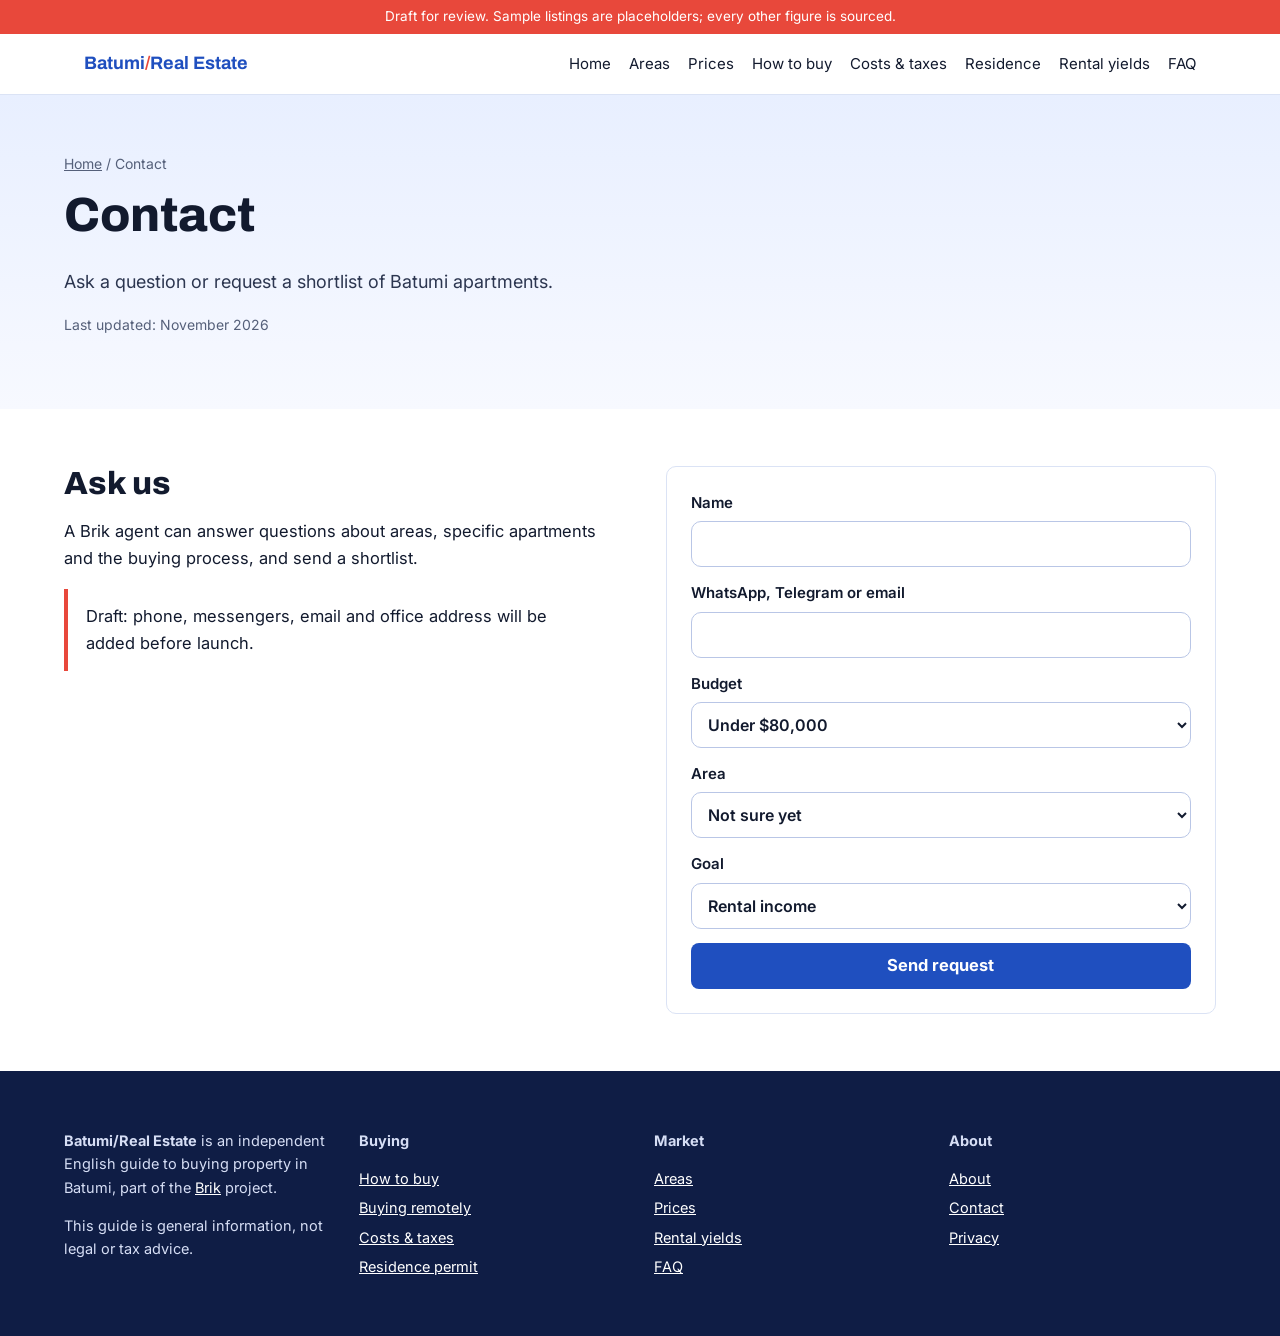
<file: site/contact/index.html>
<!DOCTYPE html>
<html lang="en" dir="ltr">
<head>
<meta charset="utf-8">
<meta name="robots" content="noindex, nofollow">
<meta name="viewport" content="width=device-width, initial-scale=1">
<title>Contact — Batumi/Real Estate</title>
<meta name="description" content="Contact the Brik team about buying property in Batumi.">
<link rel="canonical" href="https://batumi-real-estate.com/contact/">
<link rel="preconnect" href="https://fonts.googleapis.com"><link rel="preconnect" href="https://fonts.gstatic.com" crossorigin>
<link href="https://fonts.googleapis.com/css2?family=Archivo:wght@700;800&amp;family=Inter:wght@400;600;700&amp;display=swap" rel="stylesheet">
<link rel="stylesheet" href="../assets/site.css">
<script type="application/ld+json">[{"@context": "https://schema.org", "@type": "BreadcrumbList", "itemListElement": [{"@type": "ListItem", "position": 1, "name": "Home", "item": "https://batumi-real-estate.com/"}, {"@type": "ListItem", "position": 2, "name": "Contact", "item": "https://batumi-real-estate.com/contact/"}]}, {"@context": "https://schema.org", "@type": "Article", "headline": "Contact", "inLanguage": "en", "dateModified": "2026-11-24", "publisher": {"@type": "Organization", "name": "Brik", "url": "https://real-estate-georgia.com"}}]</script>
</head>
<body>
<div class="draft">Draft for review. Sample listings are placeholders; every other figure is sourced.</div>
<header class="top"><div class="wrap"><a class="logo" href="../index.html">Batumi<span>/</span>Real Estate</a><nav class="scroll" aria-label="Sections"><a href="../index.html">Home</a><a href="../areas/index.html">Areas</a><a href="../prices/index.html">Prices</a><a href="../how-to-buy/index.html">How to buy</a><a href="../costs-and-taxes/index.html">Costs &amp; taxes</a><a href="../residence-permit/index.html">Residence</a><a href="../rental-yields/index.html">Rental yields</a><a href="../faq/index.html">FAQ</a></nav></div></header>
<main>
<section class="band pagehead"><div class="wrap"><nav class="crumbs" aria-label="Breadcrumb"><a href="../index.html">Home</a> / <span aria-current="page">Contact</span></nav><h1>Contact</h1><p class="lede">Ask a question or request a shortlist of Batumi apartments.</p><p class="updated">Last updated: November 2026</p></div></section>

<section class="band"><div class="wrap two"><div class="prose"><h2>Ask us</h2><p>A Brik agent can answer questions about areas, specific apartments and the buying process, and send a shortlist.</p><div class="note">Draft: phone, messengers, email and office address will be added before launch.</div></div>
<form data-draft novalidate><label>Name<input name="name" autocomplete="name" required></label>
<label>WhatsApp, Telegram or email<input name="contact" required></label>
<label>Budget<select name="budget"><option>Under $80,000</option><option>$80,000–150,000</option><option>$150,000–300,000</option><option>Over $300,000</option></select></label>
<label>Area<select name="area"><option>Not sure yet</option><option>Old Batumi</option><option>Gonio–Kvariati</option><option>Alley of Heroes</option><option>Makhinjauri</option><option>New Boulevard</option><option>Kobuleti</option></select></label>
<label>Goal<select name="goal"><option>Rental income</option><option>Holiday home</option><option>Residence permit</option><option>Moving to Batumi</option></select></label><button class="btn" type="submit">Send request</button><div class="ok" role="status">Draft: the form is not connected yet, nothing was sent.</div></form></div></section>

</main>
<footer class="band"><div class="wrap"><div class="cols">
<div><p><b>Batumi/Real Estate</b> is an independent English guide to buying property in Batumi, part of the <a href="https://real-estate-georgia.com/?utm_source=batumi-real-estate&amp;utm_medium=referral&amp;utm_campaign=minisite&amp;utm_content=footer">Brik</a> project.</p><p>This guide is general information, not legal or tax advice.</p></div>
<div><p><b>Buying</b></p><ul><li><a href="../how-to-buy/index.html">How to buy</a></li><li><a href="../buying-remotely/index.html">Buying remotely</a></li><li><a href="../costs-and-taxes/index.html">Costs &amp; taxes</a></li><li><a href="../residence-permit/index.html">Residence permit</a></li></ul></div><div><p><b>Market</b></p><ul><li><a href="../areas/index.html">Areas</a></li><li><a href="../prices/index.html">Prices</a></li><li><a href="../rental-yields/index.html">Rental yields</a></li><li><a href="../faq/index.html">FAQ</a></li></ul></div><div><p><b>About</b></p><ul><li><a href="../about/index.html">About</a></li><li><a href="../contact/index.html">Contact</a></li><li><a href="../privacy/index.html">Privacy</a></li></ul></div>
</div></div></footer>
<script src="../assets/site.js"></script>
</body>
</html>
</file>
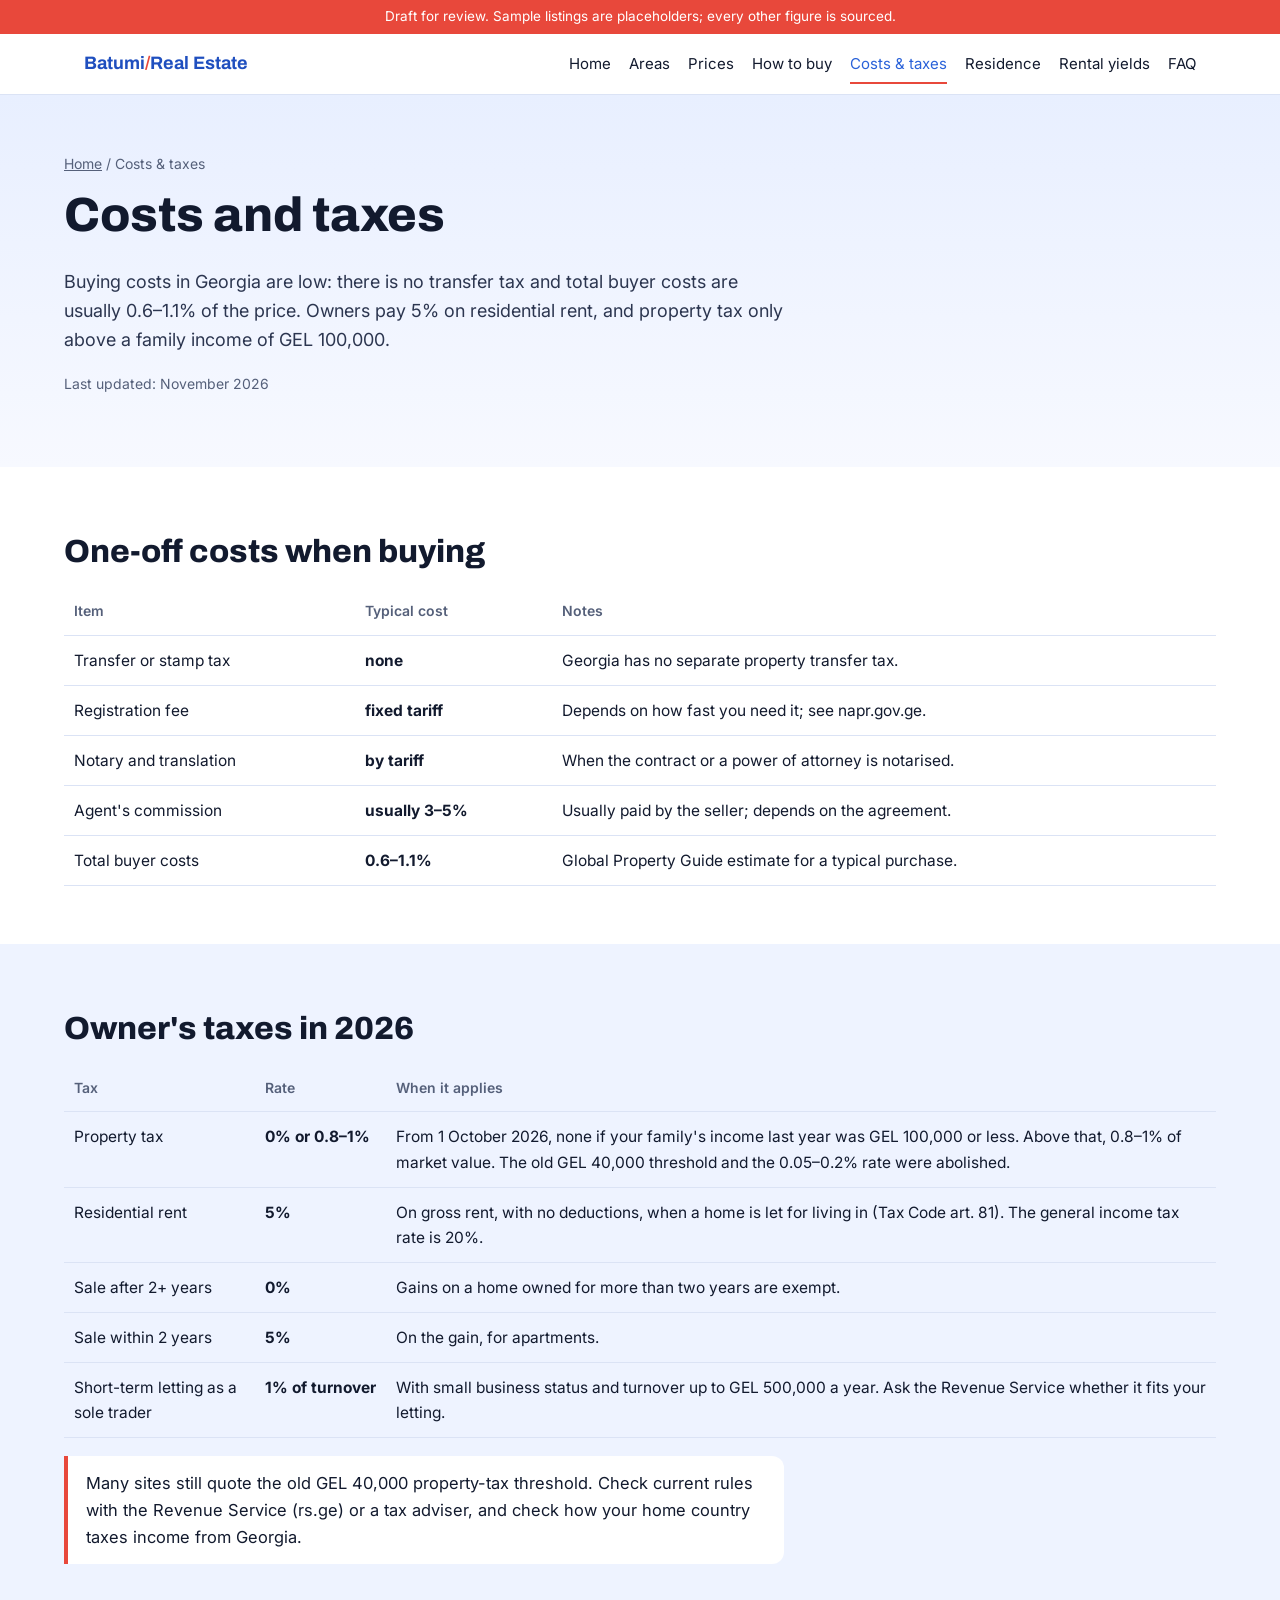
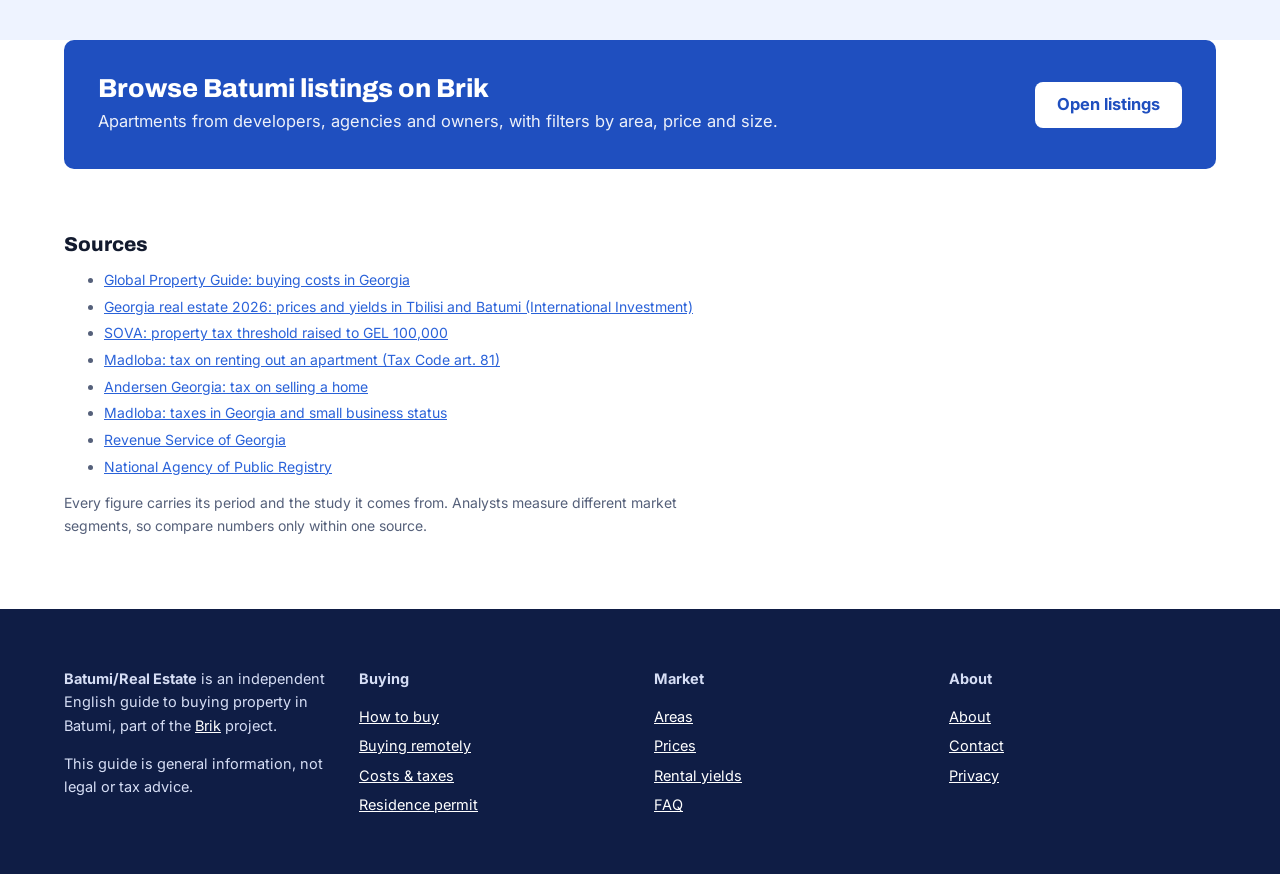
<file: site/costs-and-taxes/index.html>
<!DOCTYPE html>
<html lang="en" dir="ltr">
<head>
<meta charset="utf-8">
<meta name="robots" content="noindex, nofollow">
<meta name="viewport" content="width=device-width, initial-scale=1">
<title>Costs and taxes of buying in Batumi — 2026 rules</title>
<meta name="description" content="What it costs to buy property in Batumi and the taxes an owner pays in 2026: property tax with the new GEL 100,000 threshold, 5% on rent, and tax on resale.">
<link rel="canonical" href="https://batumi-real-estate.com/costs-and-taxes/">
<link rel="preconnect" href="https://fonts.googleapis.com"><link rel="preconnect" href="https://fonts.gstatic.com" crossorigin>
<link href="https://fonts.googleapis.com/css2?family=Archivo:wght@700;800&amp;family=Inter:wght@400;600;700&amp;display=swap" rel="stylesheet">
<link rel="stylesheet" href="../assets/site.css">
<script type="application/ld+json">[{"@context": "https://schema.org", "@type": "BreadcrumbList", "itemListElement": [{"@type": "ListItem", "position": 1, "name": "Home", "item": "https://batumi-real-estate.com/"}, {"@type": "ListItem", "position": 2, "name": "Costs &amp; taxes", "item": "https://batumi-real-estate.com/costs-and-taxes/"}]}, {"@context": "https://schema.org", "@type": "Article", "headline": "Costs and taxes", "inLanguage": "en", "dateModified": "2026-11-24", "publisher": {"@type": "Organization", "name": "Brik", "url": "https://real-estate-georgia.com"}}]</script>
</head>
<body>
<div class="draft">Draft for review. Sample listings are placeholders; every other figure is sourced.</div>
<header class="top"><div class="wrap"><a class="logo" href="../index.html">Batumi<span>/</span>Real Estate</a><nav class="scroll" aria-label="Sections"><a href="../index.html">Home</a><a href="../areas/index.html">Areas</a><a href="../prices/index.html">Prices</a><a href="../how-to-buy/index.html">How to buy</a><a href="../costs-and-taxes/index.html" aria-current="page">Costs &amp; taxes</a><a href="../residence-permit/index.html">Residence</a><a href="../rental-yields/index.html">Rental yields</a><a href="../faq/index.html">FAQ</a></nav></div></header>
<main>
<section class="band pagehead"><div class="wrap"><nav class="crumbs" aria-label="Breadcrumb"><a href="../index.html">Home</a> / <span aria-current="page">Costs &amp; taxes</span></nav><h1>Costs and taxes</h1><p class="lede">Buying costs in Georgia are low: there is no transfer tax and total buyer costs are usually 0.6–1.1% of the price. Owners pay 5% on residential rent, and property tax only above a family income of GEL 100,000.</p><p class="updated">Last updated: November 2026</p></div></section>

<section class="band"><div class="wrap"><h2>One-off costs when buying</h2>
 <table class="stack"><thead><tr><th>Item</th><th>Typical cost</th><th>Notes</th></tr></thead><tbody>
 <tr><td>Transfer or stamp tax</td><td class="k">none</td><td>Georgia has no separate property transfer tax.</td></tr>
 <tr><td>Registration fee</td><td class="k">fixed tariff</td><td>Depends on how fast you need it; see napr.gov.ge.</td></tr>
 <tr><td>Notary and translation</td><td class="k">by tariff</td><td>When the contract or a power of attorney is notarised.</td></tr>
 <tr><td>Agent's commission</td><td class="k">usually 3–5%</td><td>Usually paid by the seller; depends on the agreement.</td></tr>
 <tr><td>Total buyer costs</td><td class="k">0.6–1.1%</td><td>Global Property Guide estimate for a typical purchase.</td></tr>
 </tbody></table></div></section>
<section class="band alt"><div class="wrap"><h2>Owner's taxes in 2026</h2>
 <table class="stack"><thead><tr><th>Tax</th><th>Rate</th><th>When it applies</th></tr></thead><tbody>
 <tr><td>Property tax</td><td class="k">0% or 0.8–1%</td><td>From 1 October 2026, none if your family's income last year was GEL 100,000 or less. Above that, 0.8–1% of market value. The old GEL 40,000 threshold and the 0.05–0.2% rate were abolished.</td></tr>
 <tr><td>Residential rent</td><td class="k">5%</td><td>On gross rent, with no deductions, when a home is let for living in (Tax Code art. 81). The general income tax rate is 20%.</td></tr>
 <tr><td>Sale after 2+ years</td><td class="k">0%</td><td>Gains on a home owned for more than two years are exempt.</td></tr>
 <tr><td>Sale within 2 years</td><td class="k">5%</td><td>On the gain, for apartments.</td></tr>
 <tr><td>Short-term letting as a sole trader</td><td class="k">1% of turnover</td><td>With small business status and turnover up to GEL 500,000 a year. Ask the Revenue Service whether it fits your letting.</td></tr>
 </tbody></table>
 <div class="note">Many sites still quote the old GEL 40,000 property-tax threshold. Check current rules with the Revenue Service (rs.ge) or a tax adviser, and check how your home country taxes income from Georgia.</div>
</div></section>
<section class="band" style="padding-top:0"><div class="wrap"><div class="cta"><div><h2>Browse Batumi listings on Brik</h2><p>Apartments from developers, agencies and owners, with filters by area, price and size.</p></div><a class="btn" href="https://real-estate-georgia.com/?utm_source=batumi-real-estate&amp;utm_medium=referral&amp;utm_campaign=minisite&amp;utm_content=costs">Open listings</a></div></div></section>
<section class="band" style="padding-top:0"><div class="wrap"><h2 style="font-size:20px">Sources</h2><ul class="sources"><li><a href="https://www.globalpropertyguide.com/asia/georgia/buying-guide">Global Property Guide: buying costs in Georgia</a></li><li><a href="https://internationalinvestment.biz/en/real-estate/8910-georgia-real-estate-2026-prices-and-yields-in-tbilisi-and-batumi.html">Georgia real estate 2026: prices and yields in Tbilisi and Batumi (International Investment)</a></li><li><a href="https://sovanews.tv/en/2026/09/30/georgian-parliament-approves-abolition-of-40000-gel-property-tax-threshold/amp/">SOVA: property tax threshold raised to GEL 100,000</a></li><li><a href="https://madloba.info/en/faq/work-business-taxes/tax-on-renting-out-an-apartment-in-georgia/">Madloba: tax on renting out an apartment (Tax Code art. 81)</a></li><li><a href="https://ge.andersen.com/georgia-property-tax/">Andersen Georgia: tax on selling a home</a></li><li><a href="https://madloba.info/faq/work-business-taxes/taxes-and-vat-in-georgia/">Madloba: taxes in Georgia and small business status</a></li><li><a href="https://www.rs.ge">Revenue Service of Georgia</a></li><li><a href="https://napr.gov.ge">National Agency of Public Registry</a></li></ul><p class="sub">Every figure carries its period and the study it comes from. Analysts measure different market segments, so compare numbers only within one source.</p></div></section>
</main>
<footer class="band"><div class="wrap"><div class="cols">
<div><p><b>Batumi/Real Estate</b> is an independent English guide to buying property in Batumi, part of the <a href="https://real-estate-georgia.com/?utm_source=batumi-real-estate&amp;utm_medium=referral&amp;utm_campaign=minisite&amp;utm_content=footer">Brik</a> project.</p><p>This guide is general information, not legal or tax advice.</p></div>
<div><p><b>Buying</b></p><ul><li><a href="../how-to-buy/index.html">How to buy</a></li><li><a href="../buying-remotely/index.html">Buying remotely</a></li><li><a href="../costs-and-taxes/index.html">Costs &amp; taxes</a></li><li><a href="../residence-permit/index.html">Residence permit</a></li></ul></div><div><p><b>Market</b></p><ul><li><a href="../areas/index.html">Areas</a></li><li><a href="../prices/index.html">Prices</a></li><li><a href="../rental-yields/index.html">Rental yields</a></li><li><a href="../faq/index.html">FAQ</a></li></ul></div><div><p><b>About</b></p><ul><li><a href="../about/index.html">About</a></li><li><a href="../contact/index.html">Contact</a></li><li><a href="../privacy/index.html">Privacy</a></li></ul></div>
</div></div></footer>
<script src="../assets/site.js"></script>
</body>
</html>
</file>
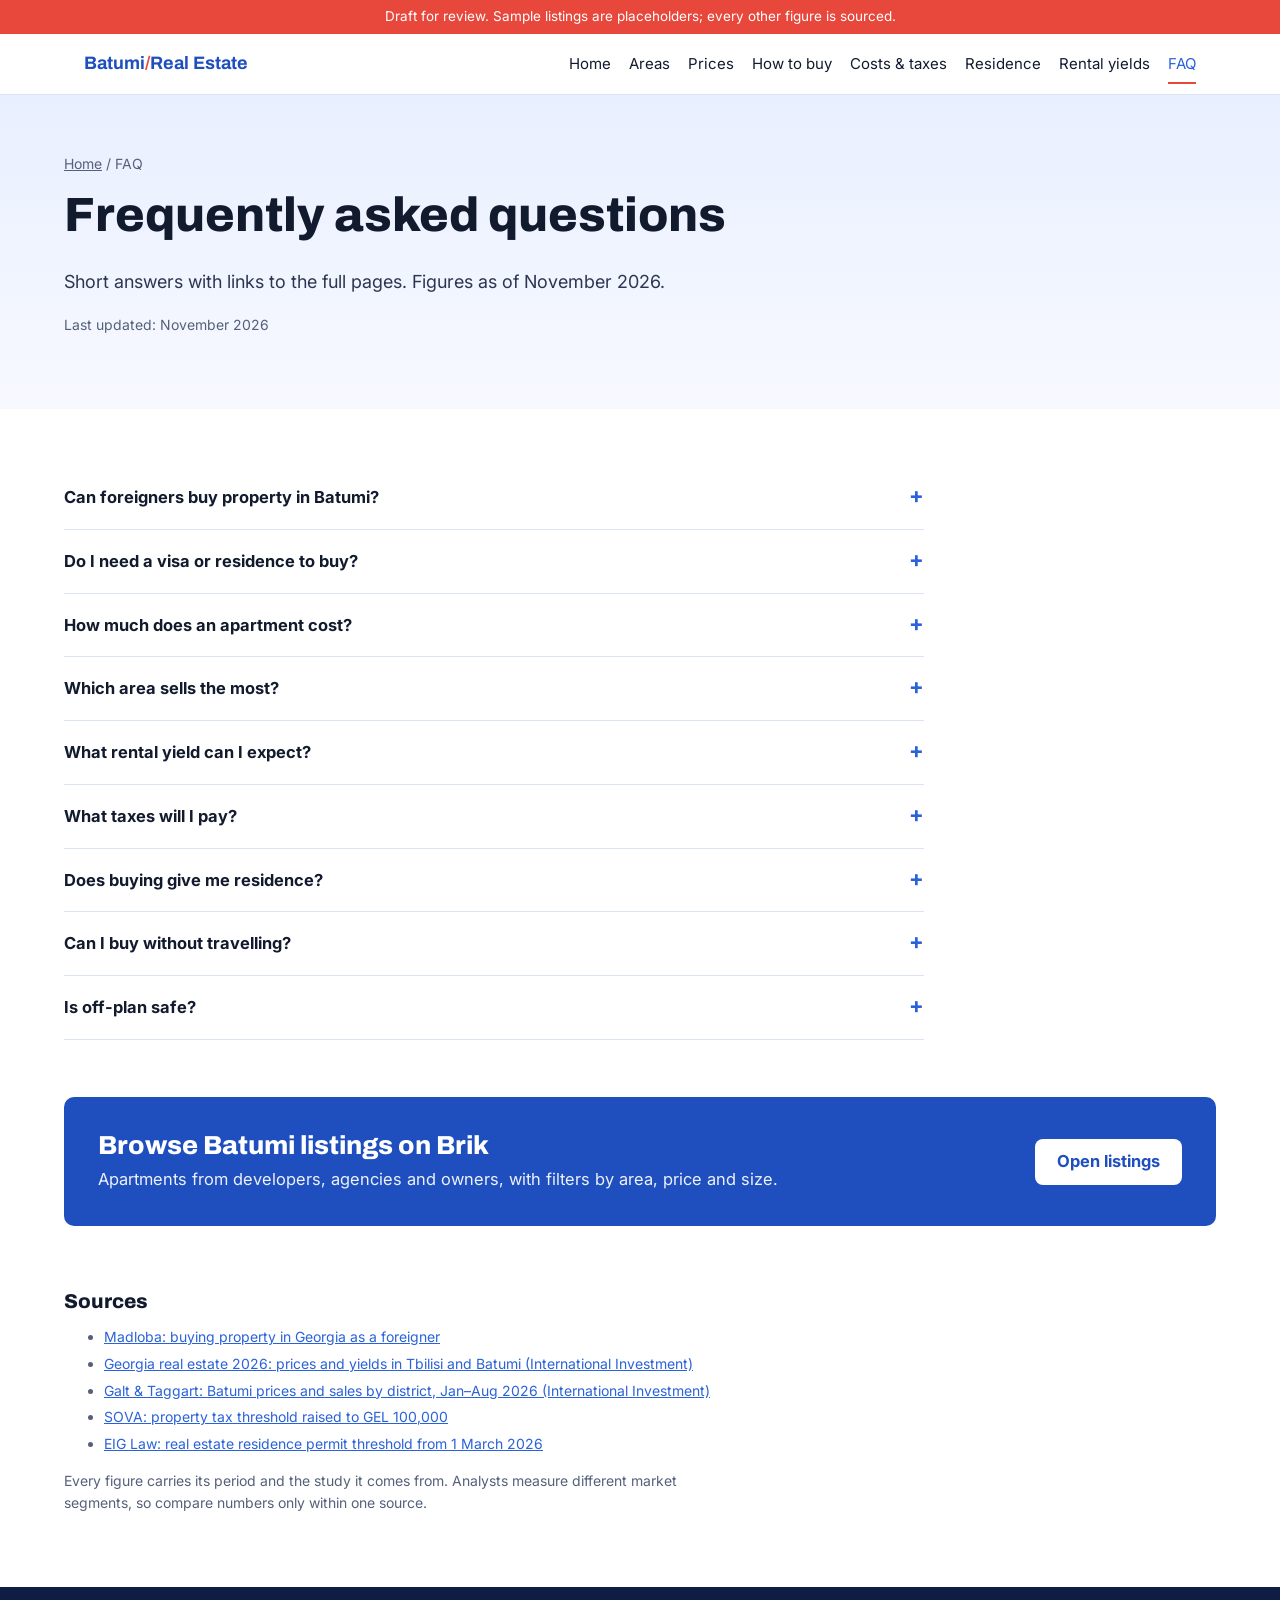
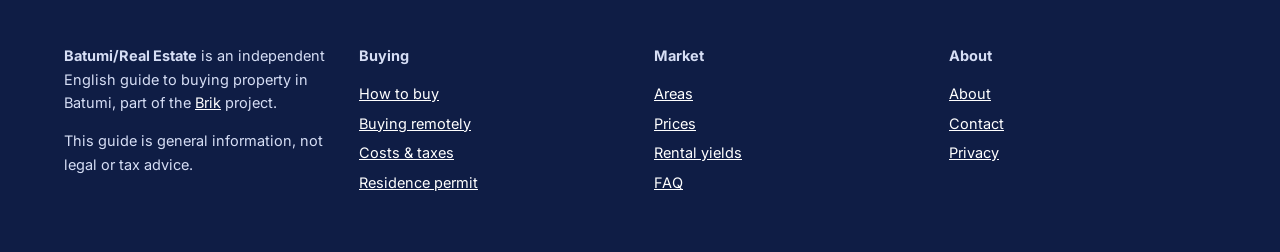
<file: site/faq/index.html>
<!DOCTYPE html>
<html lang="en" dir="ltr">
<head>
<meta charset="utf-8">
<meta name="robots" content="noindex, nofollow">
<meta name="viewport" content="width=device-width, initial-scale=1">
<title>Batumi real estate FAQ</title>
<meta name="description" content="Short answers about buying property in Batumi: rules for foreigners, prices, yields, taxes, residence and remote purchase.">
<link rel="canonical" href="https://batumi-real-estate.com/faq/">
<link rel="preconnect" href="https://fonts.googleapis.com"><link rel="preconnect" href="https://fonts.gstatic.com" crossorigin>
<link href="https://fonts.googleapis.com/css2?family=Archivo:wght@700;800&amp;family=Inter:wght@400;600;700&amp;display=swap" rel="stylesheet">
<link rel="stylesheet" href="../assets/site.css">
<script type="application/ld+json">[{"@context": "https://schema.org", "@type": "BreadcrumbList", "itemListElement": [{"@type": "ListItem", "position": 1, "name": "Home", "item": "https://batumi-real-estate.com/"}, {"@type": "ListItem", "position": 2, "name": "FAQ", "item": "https://batumi-real-estate.com/faq/"}]}, {"@context": "https://schema.org", "@type": "Article", "headline": "Frequently asked questions", "inLanguage": "en", "dateModified": "2026-11-24", "publisher": {"@type": "Organization", "name": "Brik", "url": "https://real-estate-georgia.com"}}]</script>
<script type="application/ld+json">{"@context": "https://schema.org", "@type": "FAQPage", "mainEntity": [{"@type": "Question", "name": "Can foreigners buy property in Batumi?", "acceptedAnswer": {"@type": "Answer", "text": "Yes, on the same terms as Georgian citizens. Only agricultural land is restricted."}}, {"@type": "Question", "name": "Do I need a visa or residence to buy?", "acceptedAnswer": {"@type": "Answer", "text": "No. A passport is enough."}}, {"@type": "Question", "name": "How much does an apartment cost?", "acceptedAnswer": {"@type": "Answer", "text": "New developments averaged $1,408 per m² in September 2026 (Colliers). Turnkey new builds range from $1,734 to $3,224 per m² by area."}}, {"@type": "Question", "name": "Which area sells the most?", "acceptedAnswer": {"@type": "Answer", "text": "New Boulevard: 4,417 sales in January–August 2026, about 40% of the city total."}}, {"@type": "Question", "name": "What rental yield can I expect?", "acceptedAnswer": {"@type": "Answer", "text": "About 7.1% gross (June 2026), before costs and tax."}}, {"@type": "Question", "name": "What taxes will I pay?", "acceptedAnswer": {"@type": "Answer", "text": "No transfer tax. 5% on residential rent; no tax on a sale after two years of ownership; property tax only above a family income of GEL 100,000."}}, {"@type": "Question", "name": "Does buying give me residence?", "acceptedAnswer": {"@type": "Answer", "text": "Property worth at least $150,000 lets you apply for a one-year renewable residence permit. It is not automatic."}}, {"@type": "Question", "name": "Can I buy without travelling?", "acceptedAnswer": {"@type": "Answer", "text": "Yes, through a representative with a notarised power of attorney translated into Georgian."}}, {"@type": "Question", "name": "Is off-plan safe?", "acceptedAnswer": {"@type": "Answer", "text": "There is no state guarantee for off-plan buyers. Check land ownership, the building permit and the developer's delivered projects, and tie payments to construction stages."}}]}</script>
</head>
<body>
<div class="draft">Draft for review. Sample listings are placeholders; every other figure is sourced.</div>
<header class="top"><div class="wrap"><a class="logo" href="../index.html">Batumi<span>/</span>Real Estate</a><nav class="scroll" aria-label="Sections"><a href="../index.html">Home</a><a href="../areas/index.html">Areas</a><a href="../prices/index.html">Prices</a><a href="../how-to-buy/index.html">How to buy</a><a href="../costs-and-taxes/index.html">Costs &amp; taxes</a><a href="../residence-permit/index.html">Residence</a><a href="../rental-yields/index.html">Rental yields</a><a href="../faq/index.html" aria-current="page">FAQ</a></nav></div></header>
<main>
<section class="band pagehead"><div class="wrap"><nav class="crumbs" aria-label="Breadcrumb"><a href="../index.html">Home</a> / <span aria-current="page">FAQ</span></nav><h1>Frequently asked questions</h1><p class="lede">Short answers with links to the full pages. Figures as of November 2026.</p><p class="updated">Last updated: November 2026</p></div></section>
<section class="band"><div class="wrap"><details><summary>Can foreigners buy property in Batumi?</summary><p>Yes, on the same terms as Georgian citizens. Only agricultural land is restricted. <a href="../how-to-buy/index.html">Read more</a></p></details><details><summary>Do I need a visa or residence to buy?</summary><p>No. A passport is enough. <a href="../how-to-buy/index.html">Read more</a></p></details><details><summary>How much does an apartment cost?</summary><p>New developments averaged $1,408 per m² in September 2026 (Colliers). Turnkey new builds range from $1,734 to $3,224 per m² by area. <a href="../prices/index.html">Read more</a></p></details><details><summary>Which area sells the most?</summary><p>New Boulevard: 4,417 sales in January–August 2026, about 40% of the city total. <a href="../areas/index.html">Read more</a></p></details><details><summary>What rental yield can I expect?</summary><p>About 7.1% gross (June 2026), before costs and tax. <a href="../rental-yields/index.html">Read more</a></p></details><details><summary>What taxes will I pay?</summary><p>No transfer tax. 5% on residential rent; no tax on a sale after two years of ownership; property tax only above a family income of GEL 100,000. <a href="../costs-and-taxes/index.html">Read more</a></p></details><details><summary>Does buying give me residence?</summary><p>Property worth at least $150,000 lets you apply for a one-year renewable residence permit. It is not automatic. <a href="../residence-permit/index.html">Read more</a></p></details><details><summary>Can I buy without travelling?</summary><p>Yes, through a representative with a notarised power of attorney translated into Georgian. <a href="../buying-remotely/index.html">Read more</a></p></details><details><summary>Is off-plan safe?</summary><p>There is no state guarantee for off-plan buyers. Check land ownership, the building permit and the developer's delivered projects, and tie payments to construction stages. <a href="../how-to-buy/index.html">Read more</a></p></details></div></section><section class="band" style="padding-top:0"><div class="wrap"><div class="cta"><div><h2>Browse Batumi listings on Brik</h2><p>Apartments from developers, agencies and owners, with filters by area, price and size.</p></div><a class="btn" href="https://real-estate-georgia.com/?utm_source=batumi-real-estate&amp;utm_medium=referral&amp;utm_campaign=minisite&amp;utm_content=faq">Open listings</a></div></div></section>
<section class="band" style="padding-top:0"><div class="wrap"><h2 style="font-size:20px">Sources</h2><ul class="sources"><li><a href="https://madloba.info/en/faq/housing/buying-property-in-georgia-as-a-foreigner/">Madloba: buying property in Georgia as a foreigner</a></li><li><a href="https://internationalinvestment.biz/en/real-estate/8910-georgia-real-estate-2026-prices-and-yields-in-tbilisi-and-batumi.html">Georgia real estate 2026: prices and yields in Tbilisi and Batumi (International Investment)</a></li><li><a href="https://internationalinvestment.biz/en/business/9099-batumi-real-estate-trends-prices-and-sales-by-district.html">Galt &amp; Taggart: Batumi prices and sales by district, Jan–Aug 2026 (International Investment)</a></li><li><a href="https://sovanews.tv/en/2026/09/30/georgian-parliament-approves-abolition-of-40000-gel-property-tax-threshold/amp/">SOVA: property tax threshold raised to GEL 100,000</a></li><li><a href="https://eiglaw.com/georgia-to-increase-real-estate-investment-threshold-for-residence-permits-effective-march-1-2026/">EIG Law: real estate residence permit threshold from 1 March 2026</a></li></ul><p class="sub">Every figure carries its period and the study it comes from. Analysts measure different market segments, so compare numbers only within one source.</p></div></section>
</main>
<footer class="band"><div class="wrap"><div class="cols">
<div><p><b>Batumi/Real Estate</b> is an independent English guide to buying property in Batumi, part of the <a href="https://real-estate-georgia.com/?utm_source=batumi-real-estate&amp;utm_medium=referral&amp;utm_campaign=minisite&amp;utm_content=footer">Brik</a> project.</p><p>This guide is general information, not legal or tax advice.</p></div>
<div><p><b>Buying</b></p><ul><li><a href="../how-to-buy/index.html">How to buy</a></li><li><a href="../buying-remotely/index.html">Buying remotely</a></li><li><a href="../costs-and-taxes/index.html">Costs &amp; taxes</a></li><li><a href="../residence-permit/index.html">Residence permit</a></li></ul></div><div><p><b>Market</b></p><ul><li><a href="../areas/index.html">Areas</a></li><li><a href="../prices/index.html">Prices</a></li><li><a href="../rental-yields/index.html">Rental yields</a></li><li><a href="../faq/index.html">FAQ</a></li></ul></div><div><p><b>About</b></p><ul><li><a href="../about/index.html">About</a></li><li><a href="../contact/index.html">Contact</a></li><li><a href="../privacy/index.html">Privacy</a></li></ul></div>
</div></div></footer>
<script src="../assets/site.js"></script>
</body>
</html>
</file>
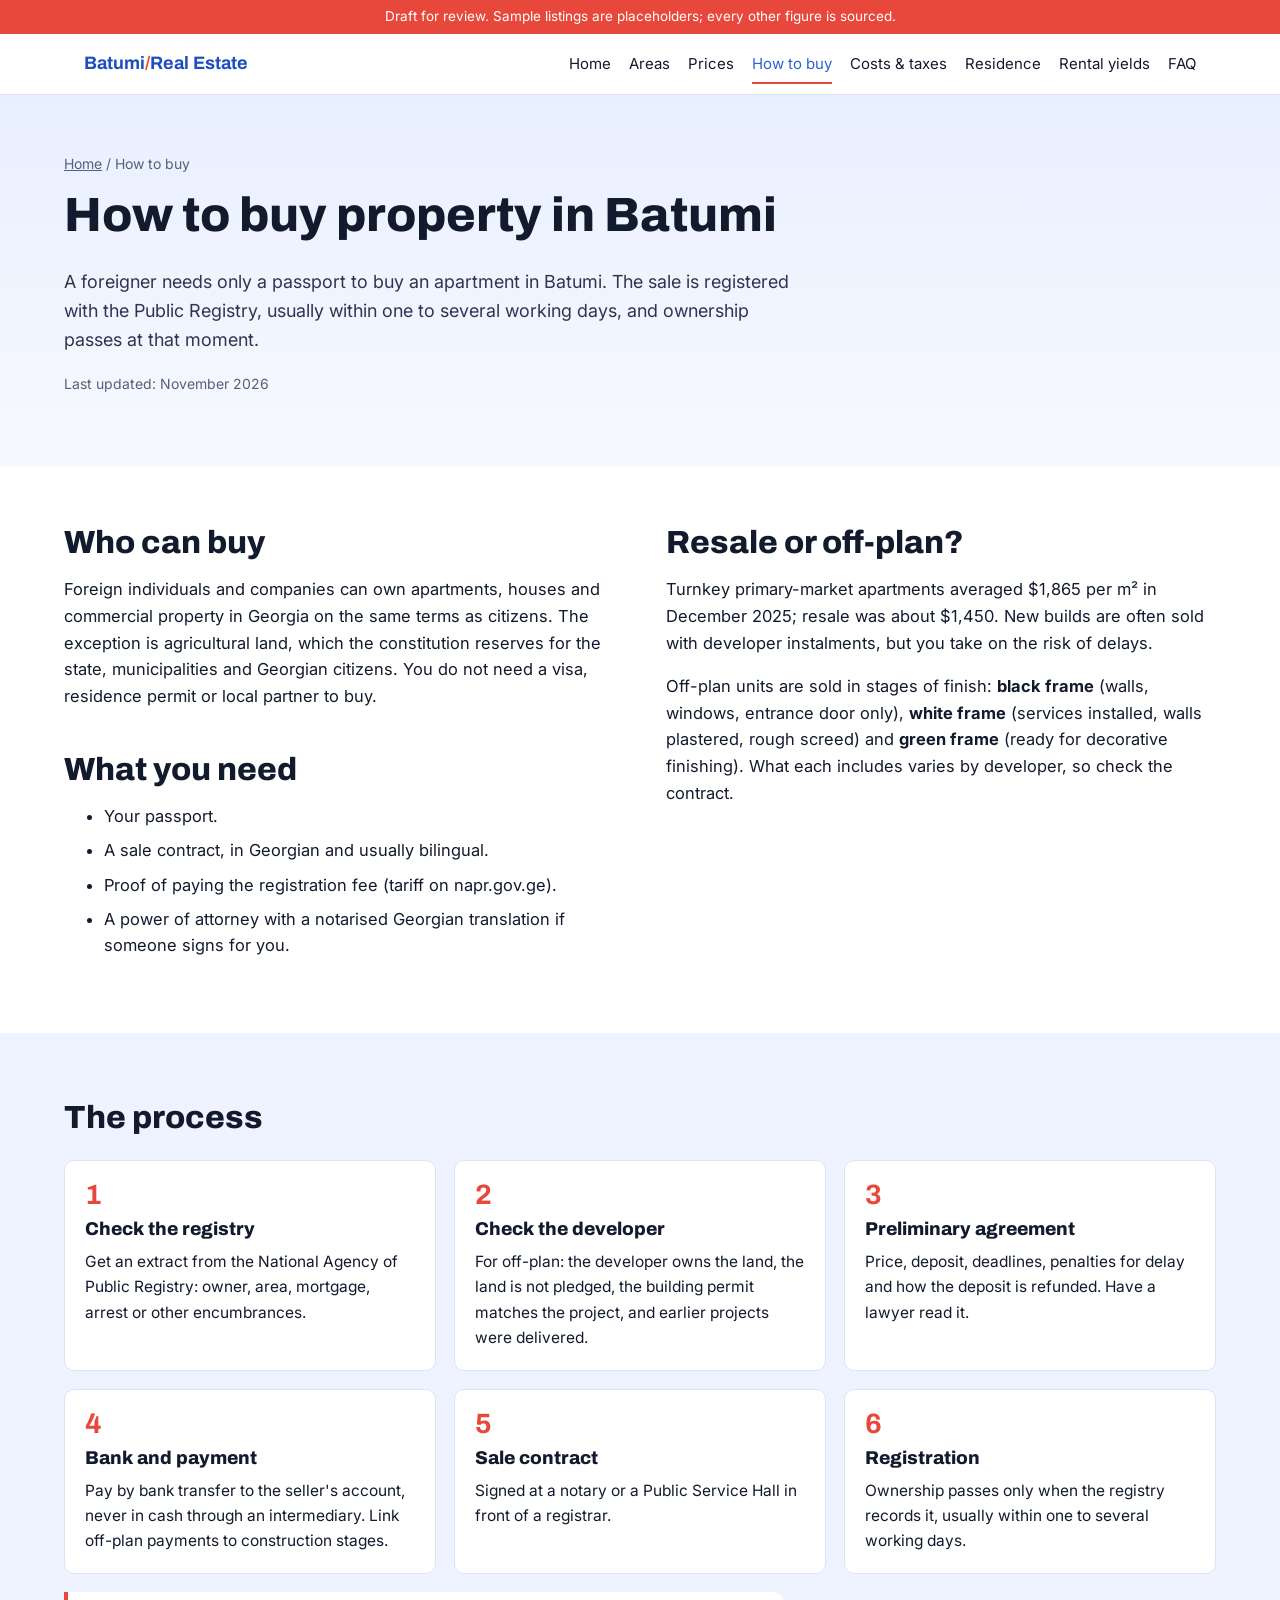
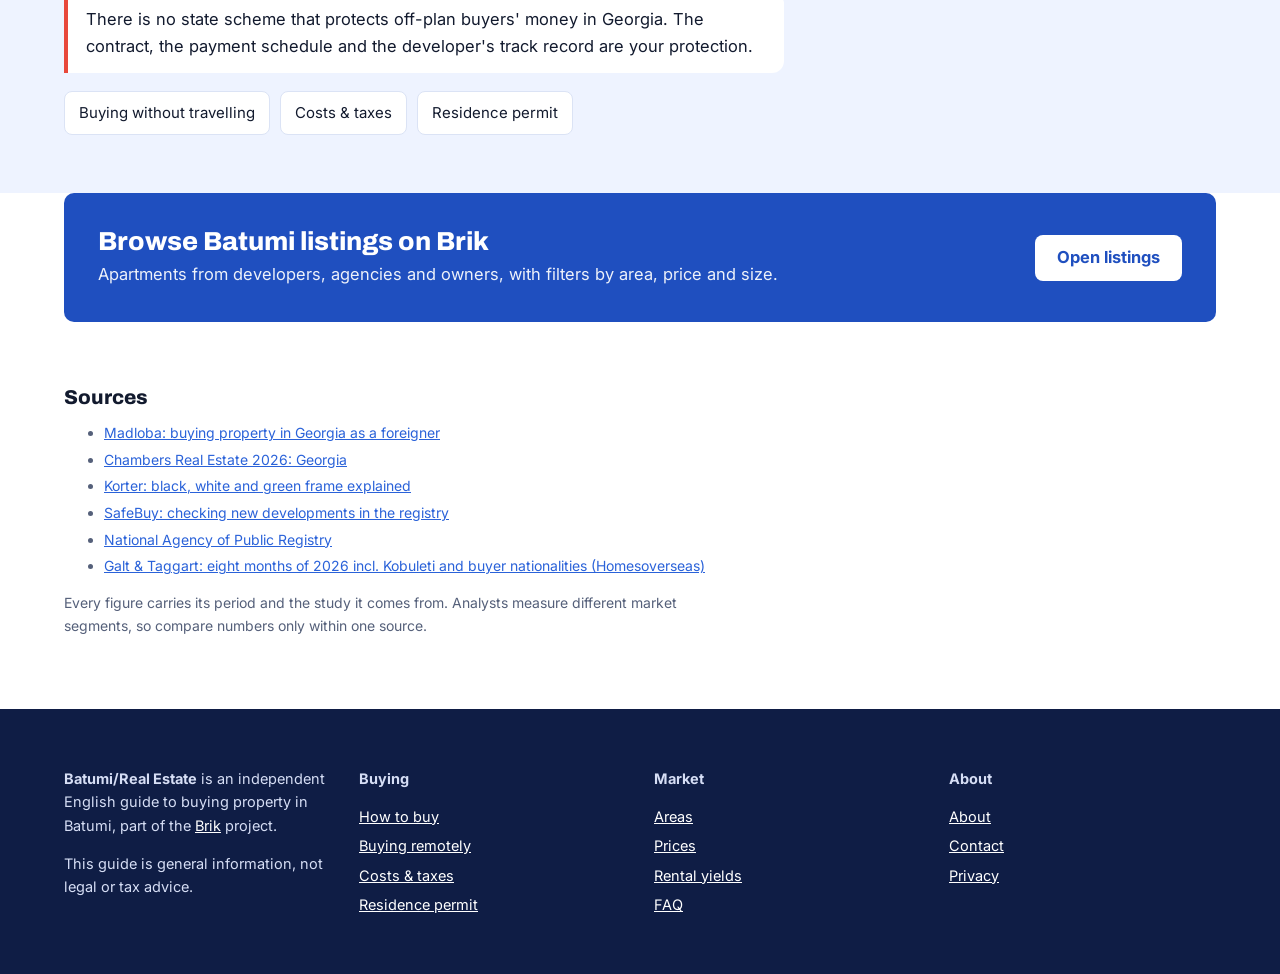
<file: site/how-to-buy/index.html>
<!DOCTYPE html>
<html lang="en" dir="ltr">
<head>
<meta charset="utf-8">
<meta name="robots" content="noindex, nofollow">
<meta name="viewport" content="width=device-width, initial-scale=1">
<title>How to buy property in Batumi as a foreigner — step by step</title>
<meta name="description" content="How foreigners buy an apartment in Batumi: who can buy, registry checks, contracts, payment, registration and buying off-plan.">
<link rel="canonical" href="https://batumi-real-estate.com/how-to-buy/">
<link rel="preconnect" href="https://fonts.googleapis.com"><link rel="preconnect" href="https://fonts.gstatic.com" crossorigin>
<link href="https://fonts.googleapis.com/css2?family=Archivo:wght@700;800&amp;family=Inter:wght@400;600;700&amp;display=swap" rel="stylesheet">
<link rel="stylesheet" href="../assets/site.css">
<script type="application/ld+json">[{"@context": "https://schema.org", "@type": "BreadcrumbList", "itemListElement": [{"@type": "ListItem", "position": 1, "name": "Home", "item": "https://batumi-real-estate.com/"}, {"@type": "ListItem", "position": 2, "name": "How to buy", "item": "https://batumi-real-estate.com/how-to-buy/"}]}, {"@context": "https://schema.org", "@type": "Article", "headline": "How to buy property in Batumi", "inLanguage": "en", "dateModified": "2026-11-24", "publisher": {"@type": "Organization", "name": "Brik", "url": "https://real-estate-georgia.com"}}]</script>
</head>
<body>
<div class="draft">Draft for review. Sample listings are placeholders; every other figure is sourced.</div>
<header class="top"><div class="wrap"><a class="logo" href="../index.html">Batumi<span>/</span>Real Estate</a><nav class="scroll" aria-label="Sections"><a href="../index.html">Home</a><a href="../areas/index.html">Areas</a><a href="../prices/index.html">Prices</a><a href="../how-to-buy/index.html" aria-current="page">How to buy</a><a href="../costs-and-taxes/index.html">Costs &amp; taxes</a><a href="../residence-permit/index.html">Residence</a><a href="../rental-yields/index.html">Rental yields</a><a href="../faq/index.html">FAQ</a></nav></div></header>
<main>
<section class="band pagehead"><div class="wrap"><nav class="crumbs" aria-label="Breadcrumb"><a href="../index.html">Home</a> / <span aria-current="page">How to buy</span></nav><h1>How to buy property in Batumi</h1><p class="lede">A foreigner needs only a passport to buy an apartment in Batumi. The sale is registered with the Public Registry, usually within one to several working days, and ownership passes at that moment.</p><p class="updated">Last updated: November 2026</p></div></section>

<section class="band"><div class="wrap two">
 <div class="prose"><h2>Who can buy</h2><p>Foreign individuals and companies can own apartments, houses and commercial property in Georgia on the same terms as citizens. The exception is agricultural land, which the constitution reserves for the state, municipalities and Georgian citizens. You do not need a visa, residence permit or local partner to buy.</p>
 <h2>What you need</h2><ul class="txt"><li>Your passport.</li><li>A sale contract, in Georgian and usually bilingual.</li><li>Proof of paying the registration fee (tariff on napr.gov.ge).</li><li>A power of attorney with a notarised Georgian translation if someone signs for you.</li></ul></div>
 <div class="prose"><h2>Resale or off-plan?</h2><p>Turnkey primary-market apartments averaged $1,865 per m² in December 2025; resale was about $1,450. New builds are often sold with developer instalments, but you take on the risk of delays.</p>
 <p>Off-plan units are sold in stages of finish: <b>black frame</b> (walls, windows, entrance door only), <b>white frame</b> (services installed, walls plastered, rough screed) and <b>green frame</b> (ready for decorative finishing). What each includes varies by developer, so check the contract.</p></div>
</div></section>
<section class="band alt"><div class="wrap"><h2>The process</h2>
 <ol class="steps">
  <li><h3>Check the registry</h3><p>Get an extract from the National Agency of Public Registry: owner, area, mortgage, arrest or other encumbrances.</p></li>
  <li><h3>Check the developer</h3><p>For off-plan: the developer owns the land, the land is not pledged, the building permit matches the project, and earlier projects were delivered.</p></li>
  <li><h3>Preliminary agreement</h3><p>Price, deposit, deadlines, penalties for delay and how the deposit is refunded. Have a lawyer read it.</p></li>
  <li><h3>Bank and payment</h3><p>Pay by bank transfer to the seller's account, never in cash through an intermediary. Link off-plan payments to construction stages.</p></li>
  <li><h3>Sale contract</h3><p>Signed at a notary or a Public Service Hall in front of a registrar.</p></li>
  <li><h3>Registration</h3><p>Ownership passes only when the registry records it, usually within one to several working days.</p></li>
 </ol>
 <div class="note">There is no state scheme that protects off-plan buyers' money in Georgia. The contract, the payment schedule and the developer's track record are your protection.</div>
 <div class="related"><a href="../buying-remotely/index.html">Buying without travelling</a><a href="../costs-and-taxes/index.html">Costs &amp; taxes</a><a href="../residence-permit/index.html">Residence permit</a></div>
</div></section>
<section class="band" style="padding-top:0"><div class="wrap"><div class="cta"><div><h2>Browse Batumi listings on Brik</h2><p>Apartments from developers, agencies and owners, with filters by area, price and size.</p></div><a class="btn" href="https://real-estate-georgia.com/?utm_source=batumi-real-estate&amp;utm_medium=referral&amp;utm_campaign=minisite&amp;utm_content=how-to-buy">Open listings</a></div></div></section>
<section class="band" style="padding-top:0"><div class="wrap"><h2 style="font-size:20px">Sources</h2><ul class="sources"><li><a href="https://madloba.info/en/faq/housing/buying-property-in-georgia-as-a-foreigner/">Madloba: buying property in Georgia as a foreigner</a></li><li><a href="https://practiceguides.chambers.com/practice-guides/real-estate-2026/georgia">Chambers Real Estate 2026: Georgia</a></li><li><a href="https://korter.ge/en/new-projects-tbilisi-black-frame">Korter: black, white and green frame explained</a></li><li><a href="https://safebuy.ge/properties/new-developments">SafeBuy: checking new developments in the registry</a></li><li><a href="https://napr.gov.ge">National Agency of Public Registry</a></li><li><a href="https://www.homesoverseas.ru/eng/news/Bolee_70_kvartir_prodannyh_v_Batumi_v_2026_godu_priobreli_inostrancy">Galt &amp; Taggart: eight months of 2026 incl. Kobuleti and buyer nationalities (Homesoverseas)</a></li></ul><p class="sub">Every figure carries its period and the study it comes from. Analysts measure different market segments, so compare numbers only within one source.</p></div></section>
</main>
<footer class="band"><div class="wrap"><div class="cols">
<div><p><b>Batumi/Real Estate</b> is an independent English guide to buying property in Batumi, part of the <a href="https://real-estate-georgia.com/?utm_source=batumi-real-estate&amp;utm_medium=referral&amp;utm_campaign=minisite&amp;utm_content=footer">Brik</a> project.</p><p>This guide is general information, not legal or tax advice.</p></div>
<div><p><b>Buying</b></p><ul><li><a href="../how-to-buy/index.html">How to buy</a></li><li><a href="../buying-remotely/index.html">Buying remotely</a></li><li><a href="../costs-and-taxes/index.html">Costs &amp; taxes</a></li><li><a href="../residence-permit/index.html">Residence permit</a></li></ul></div><div><p><b>Market</b></p><ul><li><a href="../areas/index.html">Areas</a></li><li><a href="../prices/index.html">Prices</a></li><li><a href="../rental-yields/index.html">Rental yields</a></li><li><a href="../faq/index.html">FAQ</a></li></ul></div><div><p><b>About</b></p><ul><li><a href="../about/index.html">About</a></li><li><a href="../contact/index.html">Contact</a></li><li><a href="../privacy/index.html">Privacy</a></li></ul></div>
</div></div></footer>
<script src="../assets/site.js"></script>
</body>
</html>
</file>
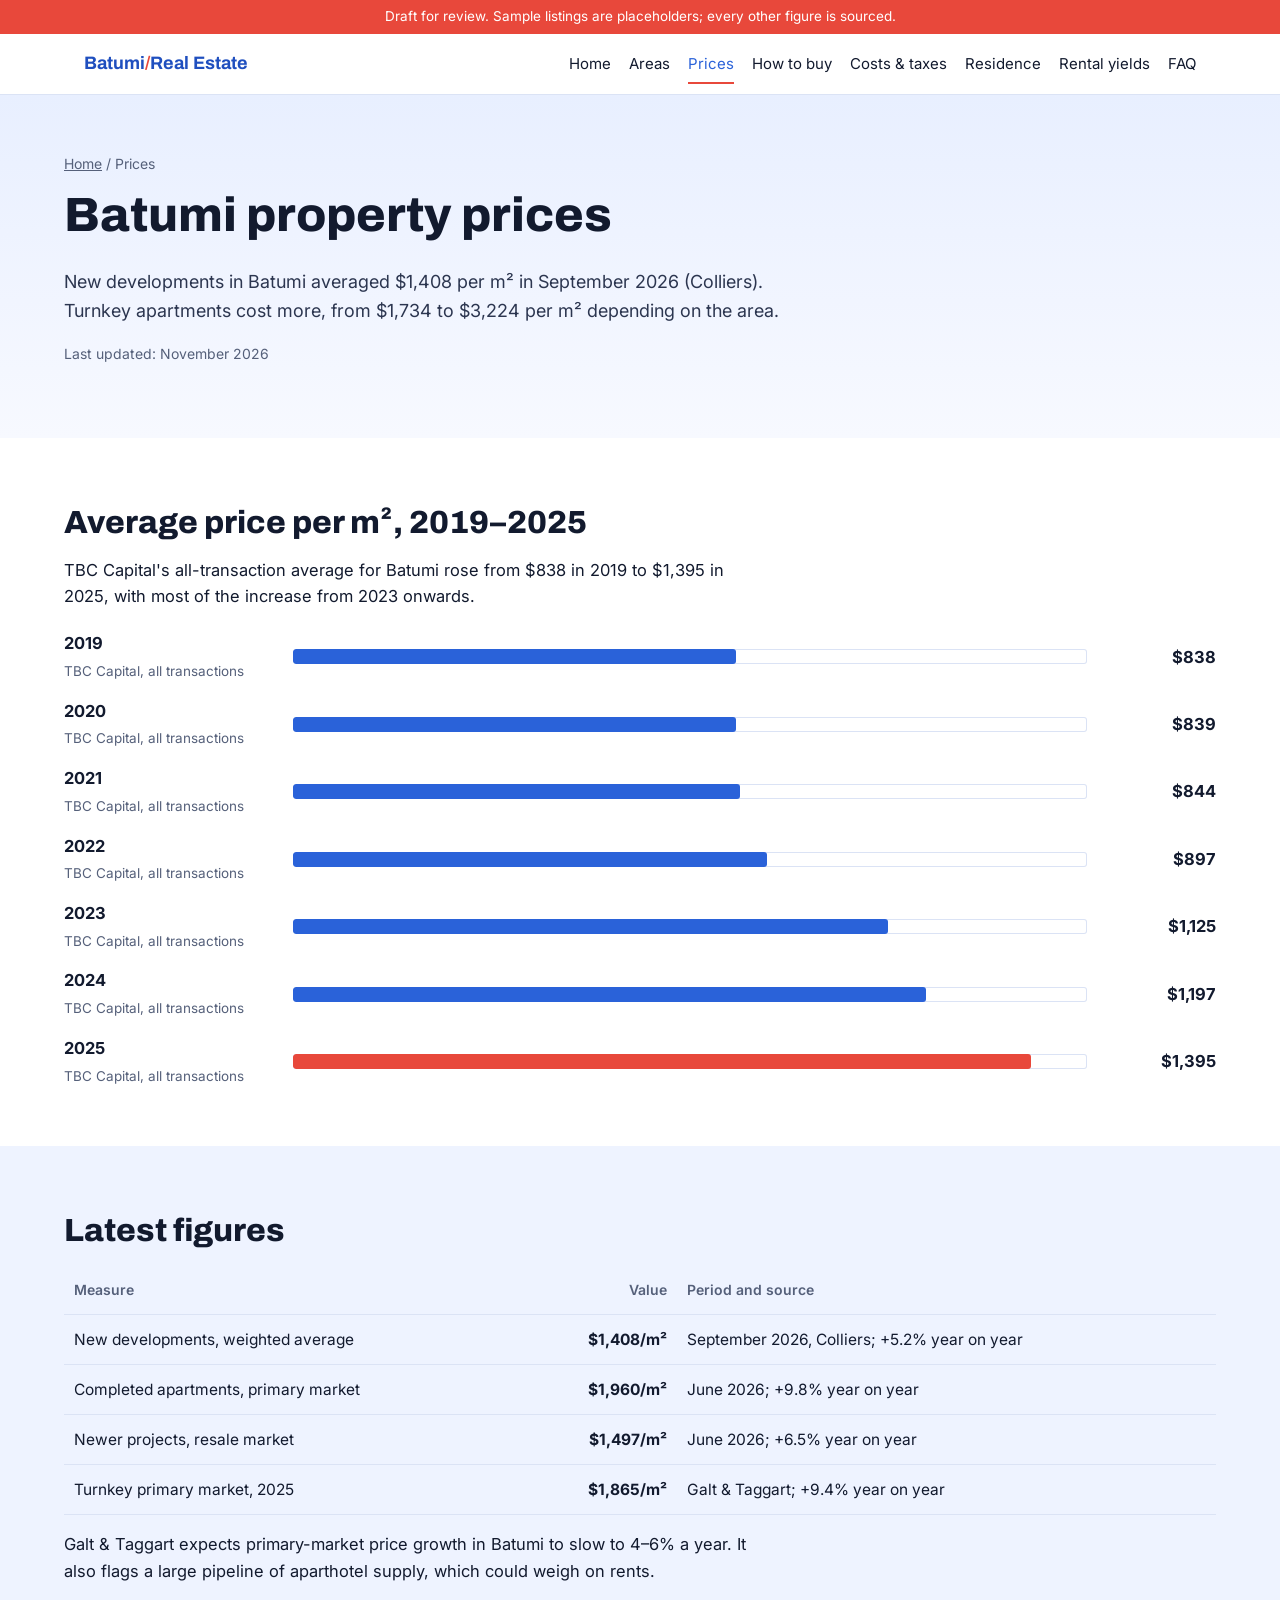
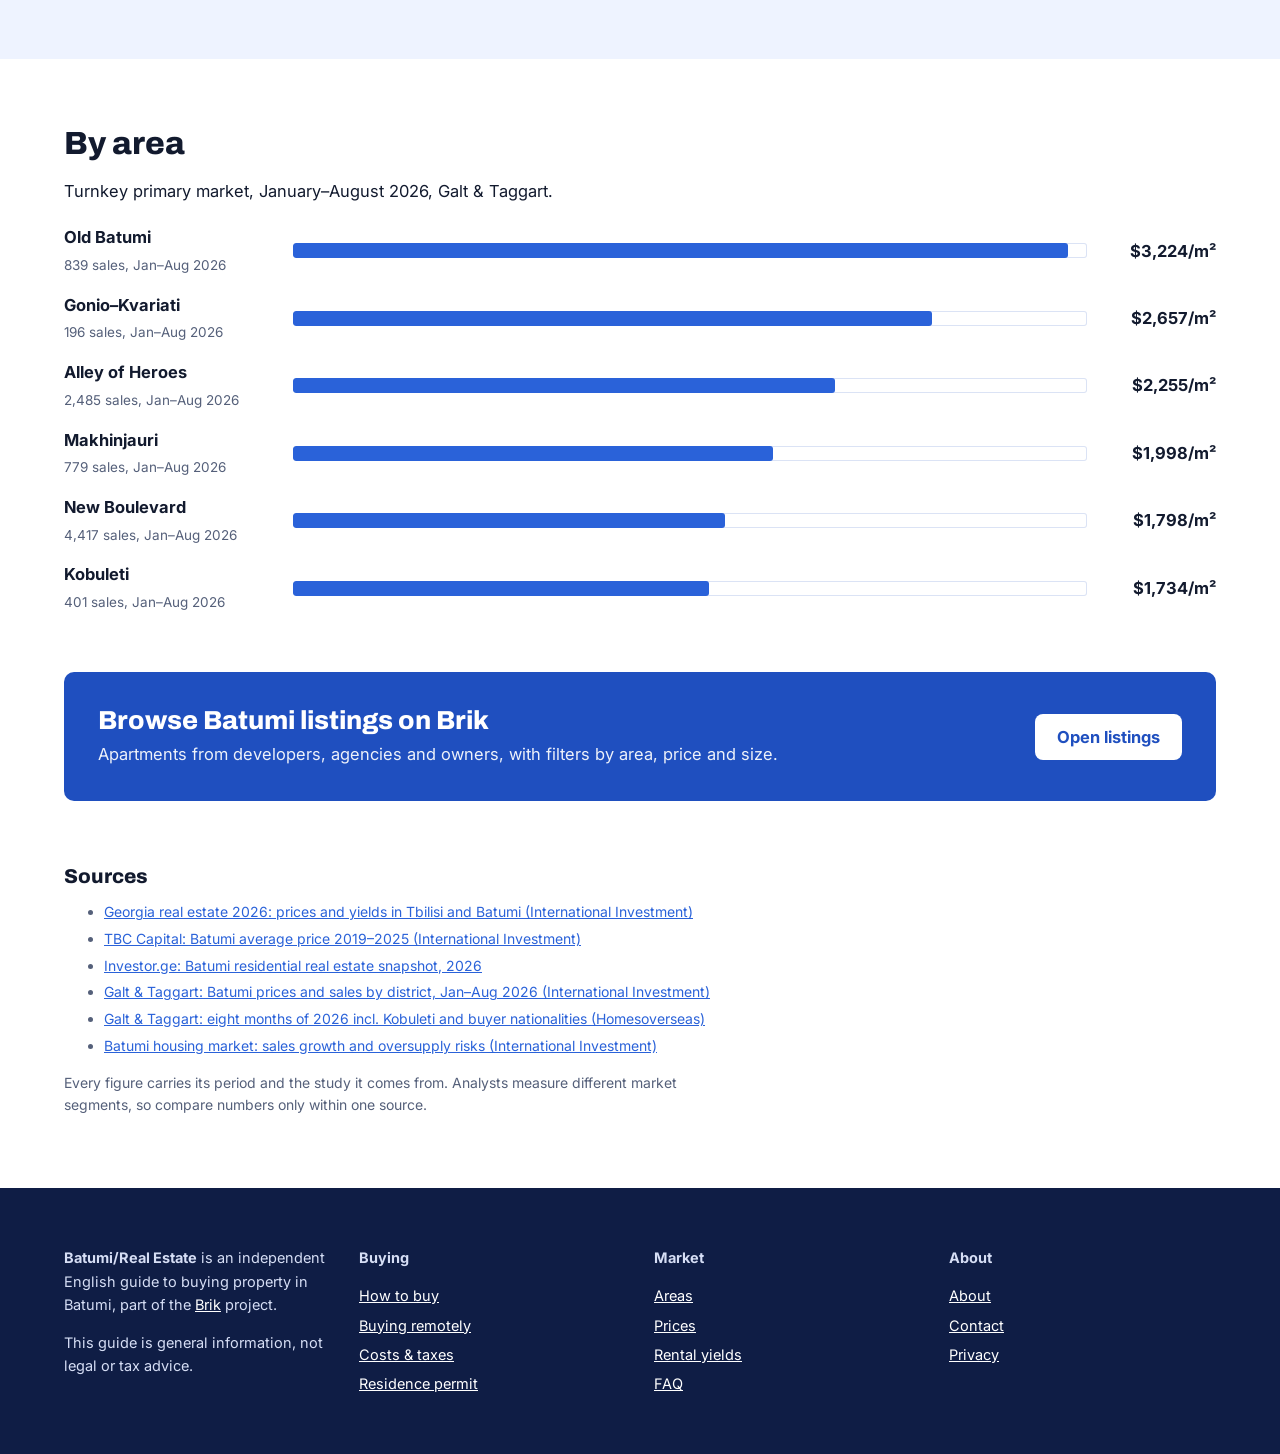
<file: site/prices/index.html>
<!DOCTYPE html>
<html lang="en" dir="ltr">
<head>
<meta charset="utf-8">
<meta name="robots" content="noindex, nofollow">
<meta name="viewport" content="width=device-width, initial-scale=1">
<title>Batumi property prices 2026 — by area and over time</title>
<meta name="description" content="Batumi apartment prices in 2026: average price per m² by area, the trend since 2019 and the latest figures from Colliers, Galt &amp; Taggart and TBC Capital.">
<link rel="canonical" href="https://batumi-real-estate.com/prices/">
<link rel="preconnect" href="https://fonts.googleapis.com"><link rel="preconnect" href="https://fonts.gstatic.com" crossorigin>
<link href="https://fonts.googleapis.com/css2?family=Archivo:wght@700;800&amp;family=Inter:wght@400;600;700&amp;display=swap" rel="stylesheet">
<link rel="stylesheet" href="../assets/site.css">
<script type="application/ld+json">[{"@context": "https://schema.org", "@type": "BreadcrumbList", "itemListElement": [{"@type": "ListItem", "position": 1, "name": "Home", "item": "https://batumi-real-estate.com/"}, {"@type": "ListItem", "position": 2, "name": "Prices", "item": "https://batumi-real-estate.com/prices/"}]}, {"@context": "https://schema.org", "@type": "Article", "headline": "Batumi property prices", "inLanguage": "en", "dateModified": "2026-11-24", "publisher": {"@type": "Organization", "name": "Brik", "url": "https://real-estate-georgia.com"}}]</script>
</head>
<body>
<div class="draft">Draft for review. Sample listings are placeholders; every other figure is sourced.</div>
<header class="top"><div class="wrap"><a class="logo" href="../index.html">Batumi<span>/</span>Real Estate</a><nav class="scroll" aria-label="Sections"><a href="../index.html">Home</a><a href="../areas/index.html">Areas</a><a href="../prices/index.html" aria-current="page">Prices</a><a href="../how-to-buy/index.html">How to buy</a><a href="../costs-and-taxes/index.html">Costs &amp; taxes</a><a href="../residence-permit/index.html">Residence</a><a href="../rental-yields/index.html">Rental yields</a><a href="../faq/index.html">FAQ</a></nav></div></header>
<main>
<section class="band pagehead"><div class="wrap"><nav class="crumbs" aria-label="Breadcrumb"><a href="../index.html">Home</a> / <span aria-current="page">Prices</span></nav><h1>Batumi property prices</h1><p class="lede">New developments in Batumi averaged $1,408 per m² in September 2026 (Colliers). Turnkey apartments cost more, from $1,734 to $3,224 per m² depending on the area.</p><p class="updated">Last updated: November 2026</p></div></section>

<section class="band"><div class="wrap"><h2>Average price per m², 2019–2025</h2>
 <p>TBC Capital's all-transaction average for Batumi rose from $838 in 2019 to $1,395 in 2025, with most of the increase from 2023 onwards.</p>
 <div class="rows"><div class="row"><div class="nm"><b>2019</b><span>TBC Capital, all transactions</span></div><div class="bar" aria-hidden="true"><i data-w="55.9"></i></div><div class="v">$838</div></div><div class="row"><div class="nm"><b>2020</b><span>TBC Capital, all transactions</span></div><div class="bar" aria-hidden="true"><i data-w="55.9"></i></div><div class="v">$839</div></div><div class="row"><div class="nm"><b>2021</b><span>TBC Capital, all transactions</span></div><div class="bar" aria-hidden="true"><i data-w="56.3"></i></div><div class="v">$844</div></div><div class="row"><div class="nm"><b>2022</b><span>TBC Capital, all transactions</span></div><div class="bar" aria-hidden="true"><i data-w="59.8"></i></div><div class="v">$897</div></div><div class="row"><div class="nm"><b>2023</b><span>TBC Capital, all transactions</span></div><div class="bar" aria-hidden="true"><i data-w="75.0"></i></div><div class="v">$1,125</div></div><div class="row"><div class="nm"><b>2024</b><span>TBC Capital, all transactions</span></div><div class="bar" aria-hidden="true"><i data-w="79.8"></i></div><div class="v">$1,197</div></div><div class="row hl"><div class="nm"><b>2025</b><span>TBC Capital, all transactions</span></div><div class="bar" aria-hidden="true"><i data-w="93.0"></i></div><div class="v">$1,395</div></div></div>
</div></section>
<section class="band alt"><div class="wrap"><h2>Latest figures</h2>
 <table class="stack"><thead><tr><th>Measure</th><th class="n">Value</th><th>Period and source</th></tr></thead><tbody>
 <tr><td>New developments, weighted average</td><td class="n">$1,408/m²</td><td>September 2026, Colliers; +5.2% year on year</td></tr>
 <tr><td>Completed apartments, primary market</td><td class="n">$1,960/m²</td><td>June 2026; +9.8% year on year</td></tr>
 <tr><td>Newer projects, resale market</td><td class="n">$1,497/m²</td><td>June 2026; +6.5% year on year</td></tr>
 <tr><td>Turnkey primary market, 2025</td><td class="n">$1,865/m²</td><td>Galt &amp; Taggart; +9.4% year on year</td></tr>
 </tbody></table>
 <p style="margin-top:16px">Galt &amp; Taggart expects primary-market price growth in Batumi to slow to 4–6% a year. It also flags a large pipeline of aparthotel supply, which could weigh on rents.</p>
</div></section>
<section class="band"><div class="wrap"><h2>By area</h2><p>Turnkey primary market, January–August 2026, Galt &amp; Taggart.</p><div class="rows"><a class="row" href="../areas/index.html"><div class="nm"><b>Old Batumi</b><span>839 sales, Jan–Aug 2026</span></div><div class="bar" aria-hidden="true"><i data-w="97.7"></i></div><div class="v">$3,224/m²</div></a><a class="row" href="../areas/index.html"><div class="nm"><b>Gonio–Kvariati</b><span>196 sales, Jan–Aug 2026</span></div><div class="bar" aria-hidden="true"><i data-w="80.5"></i></div><div class="v">$2,657/m²</div></a><a class="row" href="../areas/index.html"><div class="nm"><b>Alley of Heroes</b><span>2,485 sales, Jan–Aug 2026</span></div><div class="bar" aria-hidden="true"><i data-w="68.3"></i></div><div class="v">$2,255/m²</div></a><a class="row" href="../areas/index.html"><div class="nm"><b>Makhinjauri</b><span>779 sales, Jan–Aug 2026</span></div><div class="bar" aria-hidden="true"><i data-w="60.5"></i></div><div class="v">$1,998/m²</div></a><a class="row" href="../areas/index.html"><div class="nm"><b>New Boulevard</b><span>4,417 sales, Jan–Aug 2026</span></div><div class="bar" aria-hidden="true"><i data-w="54.5"></i></div><div class="v">$1,798/m²</div></a><a class="row" href="../areas/index.html"><div class="nm"><b>Kobuleti</b><span>401 sales, Jan–Aug 2026</span></div><div class="bar" aria-hidden="true"><i data-w="52.5"></i></div><div class="v">$1,734/m²</div></a></div></div></section>
<section class="band" style="padding-top:0"><div class="wrap"><div class="cta"><div><h2>Browse Batumi listings on Brik</h2><p>Apartments from developers, agencies and owners, with filters by area, price and size.</p></div><a class="btn" href="https://real-estate-georgia.com/?utm_source=batumi-real-estate&amp;utm_medium=referral&amp;utm_campaign=minisite&amp;utm_content=prices">Open listings</a></div></div></section>
<section class="band" style="padding-top:0"><div class="wrap"><h2 style="font-size:20px">Sources</h2><ul class="sources"><li><a href="https://internationalinvestment.biz/en/real-estate/8910-georgia-real-estate-2026-prices-and-yields-in-tbilisi-and-batumi.html">Georgia real estate 2026: prices and yields in Tbilisi and Batumi (International Investment)</a></li><li><a href="https://internationalinvestment.biz/en/business/7220-batumi-housing-market-prices-rose-by-17-in-2025-tbc-capital-report.html">TBC Capital: Batumi average price 2019–2025 (International Investment)</a></li><li><a href="https://www.investor.ge/2026/04/20/sector-snapshot-batumi-residential-real-estate/">Investor.ge: Batumi residential real estate snapshot, 2026</a></li><li><a href="https://internationalinvestment.biz/en/business/9099-batumi-real-estate-trends-prices-and-sales-by-district.html">Galt &amp; Taggart: Batumi prices and sales by district, Jan–Aug 2026 (International Investment)</a></li><li><a href="https://www.homesoverseas.ru/eng/news/Bolee_70_kvartir_prodannyh_v_Batumi_v_2026_godu_priobreli_inostrancy">Galt &amp; Taggart: eight months of 2026 incl. Kobuleti and buyer nationalities (Homesoverseas)</a></li><li><a href="https://internationalinvestment.biz/en/real-estate/8149-batumi-housing-market-sales-growth-and-risks-of-oversupply.html">Batumi housing market: sales growth and oversupply risks (International Investment)</a></li></ul><p class="sub">Every figure carries its period and the study it comes from. Analysts measure different market segments, so compare numbers only within one source.</p></div></section>
</main>
<footer class="band"><div class="wrap"><div class="cols">
<div><p><b>Batumi/Real Estate</b> is an independent English guide to buying property in Batumi, part of the <a href="https://real-estate-georgia.com/?utm_source=batumi-real-estate&amp;utm_medium=referral&amp;utm_campaign=minisite&amp;utm_content=footer">Brik</a> project.</p><p>This guide is general information, not legal or tax advice.</p></div>
<div><p><b>Buying</b></p><ul><li><a href="../how-to-buy/index.html">How to buy</a></li><li><a href="../buying-remotely/index.html">Buying remotely</a></li><li><a href="../costs-and-taxes/index.html">Costs &amp; taxes</a></li><li><a href="../residence-permit/index.html">Residence permit</a></li></ul></div><div><p><b>Market</b></p><ul><li><a href="../areas/index.html">Areas</a></li><li><a href="../prices/index.html">Prices</a></li><li><a href="../rental-yields/index.html">Rental yields</a></li><li><a href="../faq/index.html">FAQ</a></li></ul></div><div><p><b>About</b></p><ul><li><a href="../about/index.html">About</a></li><li><a href="../contact/index.html">Contact</a></li><li><a href="../privacy/index.html">Privacy</a></li></ul></div>
</div></div></footer>
<script src="../assets/site.js"></script>
</body>
</html>
</file>
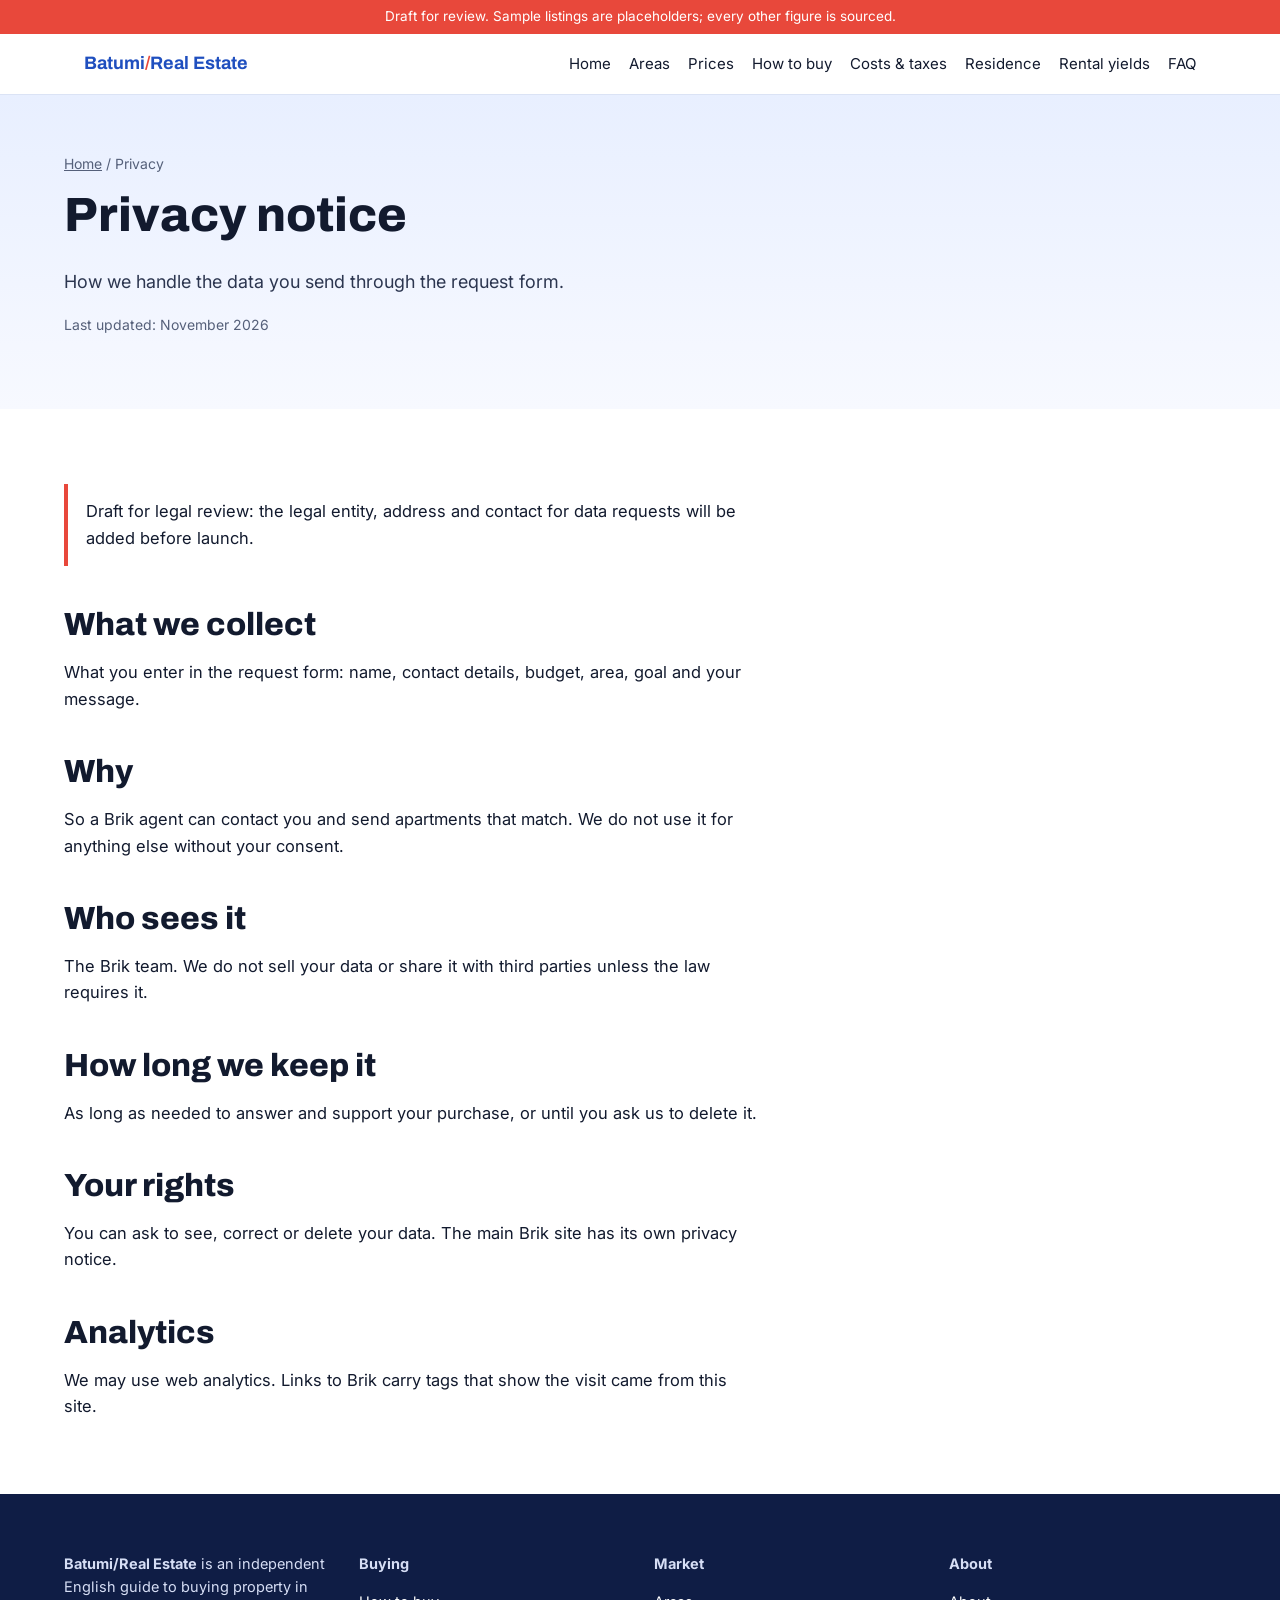
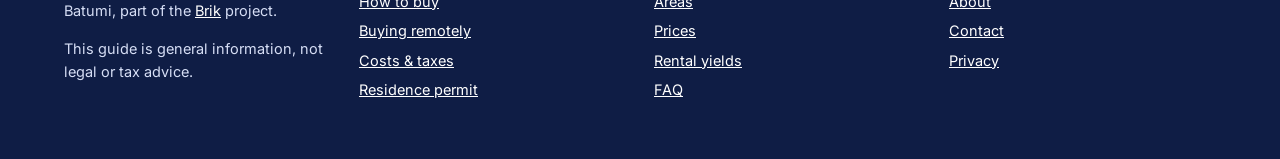
<file: site/privacy/index.html>
<!DOCTYPE html>
<html lang="en" dir="ltr">
<head>
<meta charset="utf-8">
<meta name="robots" content="noindex, nofollow">
<meta name="viewport" content="width=device-width, initial-scale=1">
<title>Privacy notice — Batumi/Real Estate</title>
<meta name="description" content="What data this site collects and how it is used.">
<link rel="canonical" href="https://batumi-real-estate.com/privacy/">
<link rel="preconnect" href="https://fonts.googleapis.com"><link rel="preconnect" href="https://fonts.gstatic.com" crossorigin>
<link href="https://fonts.googleapis.com/css2?family=Archivo:wght@700;800&amp;family=Inter:wght@400;600;700&amp;display=swap" rel="stylesheet">
<link rel="stylesheet" href="../assets/site.css">
<script type="application/ld+json">[{"@context": "https://schema.org", "@type": "BreadcrumbList", "itemListElement": [{"@type": "ListItem", "position": 1, "name": "Home", "item": "https://batumi-real-estate.com/"}, {"@type": "ListItem", "position": 2, "name": "Privacy", "item": "https://batumi-real-estate.com/privacy/"}]}, {"@context": "https://schema.org", "@type": "Article", "headline": "Privacy notice", "inLanguage": "en", "dateModified": "2026-11-24", "publisher": {"@type": "Organization", "name": "Brik", "url": "https://real-estate-georgia.com"}}]</script>
</head>
<body>
<div class="draft">Draft for review. Sample listings are placeholders; every other figure is sourced.</div>
<header class="top"><div class="wrap"><a class="logo" href="../index.html">Batumi<span>/</span>Real Estate</a><nav class="scroll" aria-label="Sections"><a href="../index.html">Home</a><a href="../areas/index.html">Areas</a><a href="../prices/index.html">Prices</a><a href="../how-to-buy/index.html">How to buy</a><a href="../costs-and-taxes/index.html">Costs &amp; taxes</a><a href="../residence-permit/index.html">Residence</a><a href="../rental-yields/index.html">Rental yields</a><a href="../faq/index.html">FAQ</a></nav></div></header>
<main>
<section class="band pagehead"><div class="wrap"><nav class="crumbs" aria-label="Breadcrumb"><a href="../index.html">Home</a> / <span aria-current="page">Privacy</span></nav><h1>Privacy notice</h1><p class="lede">How we handle the data you send through the request form.</p><p class="updated">Last updated: November 2026</p></div></section>

<section class="band"><div class="wrap prose"><div class="note">Draft for legal review: the legal entity, address and contact for data requests will be added before launch.</div>
<h2>What we collect</h2><p>What you enter in the request form: name, contact details, budget, area, goal and your message.</p>
<h2>Why</h2><p>So a Brik agent can contact you and send apartments that match. We do not use it for anything else without your consent.</p>
<h2>Who sees it</h2><p>The Brik team. We do not sell your data or share it with third parties unless the law requires it.</p>
<h2>How long we keep it</h2><p>As long as needed to answer and support your purchase, or until you ask us to delete it.</p>
<h2>Your rights</h2><p>You can ask to see, correct or delete your data. The main Brik site has its own privacy notice.</p>
<h2>Analytics</h2><p>We may use web analytics. Links to Brik carry tags that show the visit came from this site.</p></div></section>

</main>
<footer class="band"><div class="wrap"><div class="cols">
<div><p><b>Batumi/Real Estate</b> is an independent English guide to buying property in Batumi, part of the <a href="https://real-estate-georgia.com/?utm_source=batumi-real-estate&amp;utm_medium=referral&amp;utm_campaign=minisite&amp;utm_content=footer">Brik</a> project.</p><p>This guide is general information, not legal or tax advice.</p></div>
<div><p><b>Buying</b></p><ul><li><a href="../how-to-buy/index.html">How to buy</a></li><li><a href="../buying-remotely/index.html">Buying remotely</a></li><li><a href="../costs-and-taxes/index.html">Costs &amp; taxes</a></li><li><a href="../residence-permit/index.html">Residence permit</a></li></ul></div><div><p><b>Market</b></p><ul><li><a href="../areas/index.html">Areas</a></li><li><a href="../prices/index.html">Prices</a></li><li><a href="../rental-yields/index.html">Rental yields</a></li><li><a href="../faq/index.html">FAQ</a></li></ul></div><div><p><b>About</b></p><ul><li><a href="../about/index.html">About</a></li><li><a href="../contact/index.html">Contact</a></li><li><a href="../privacy/index.html">Privacy</a></li></ul></div>
</div></div></footer>
<script src="../assets/site.js"></script>
</body>
</html>
</file>
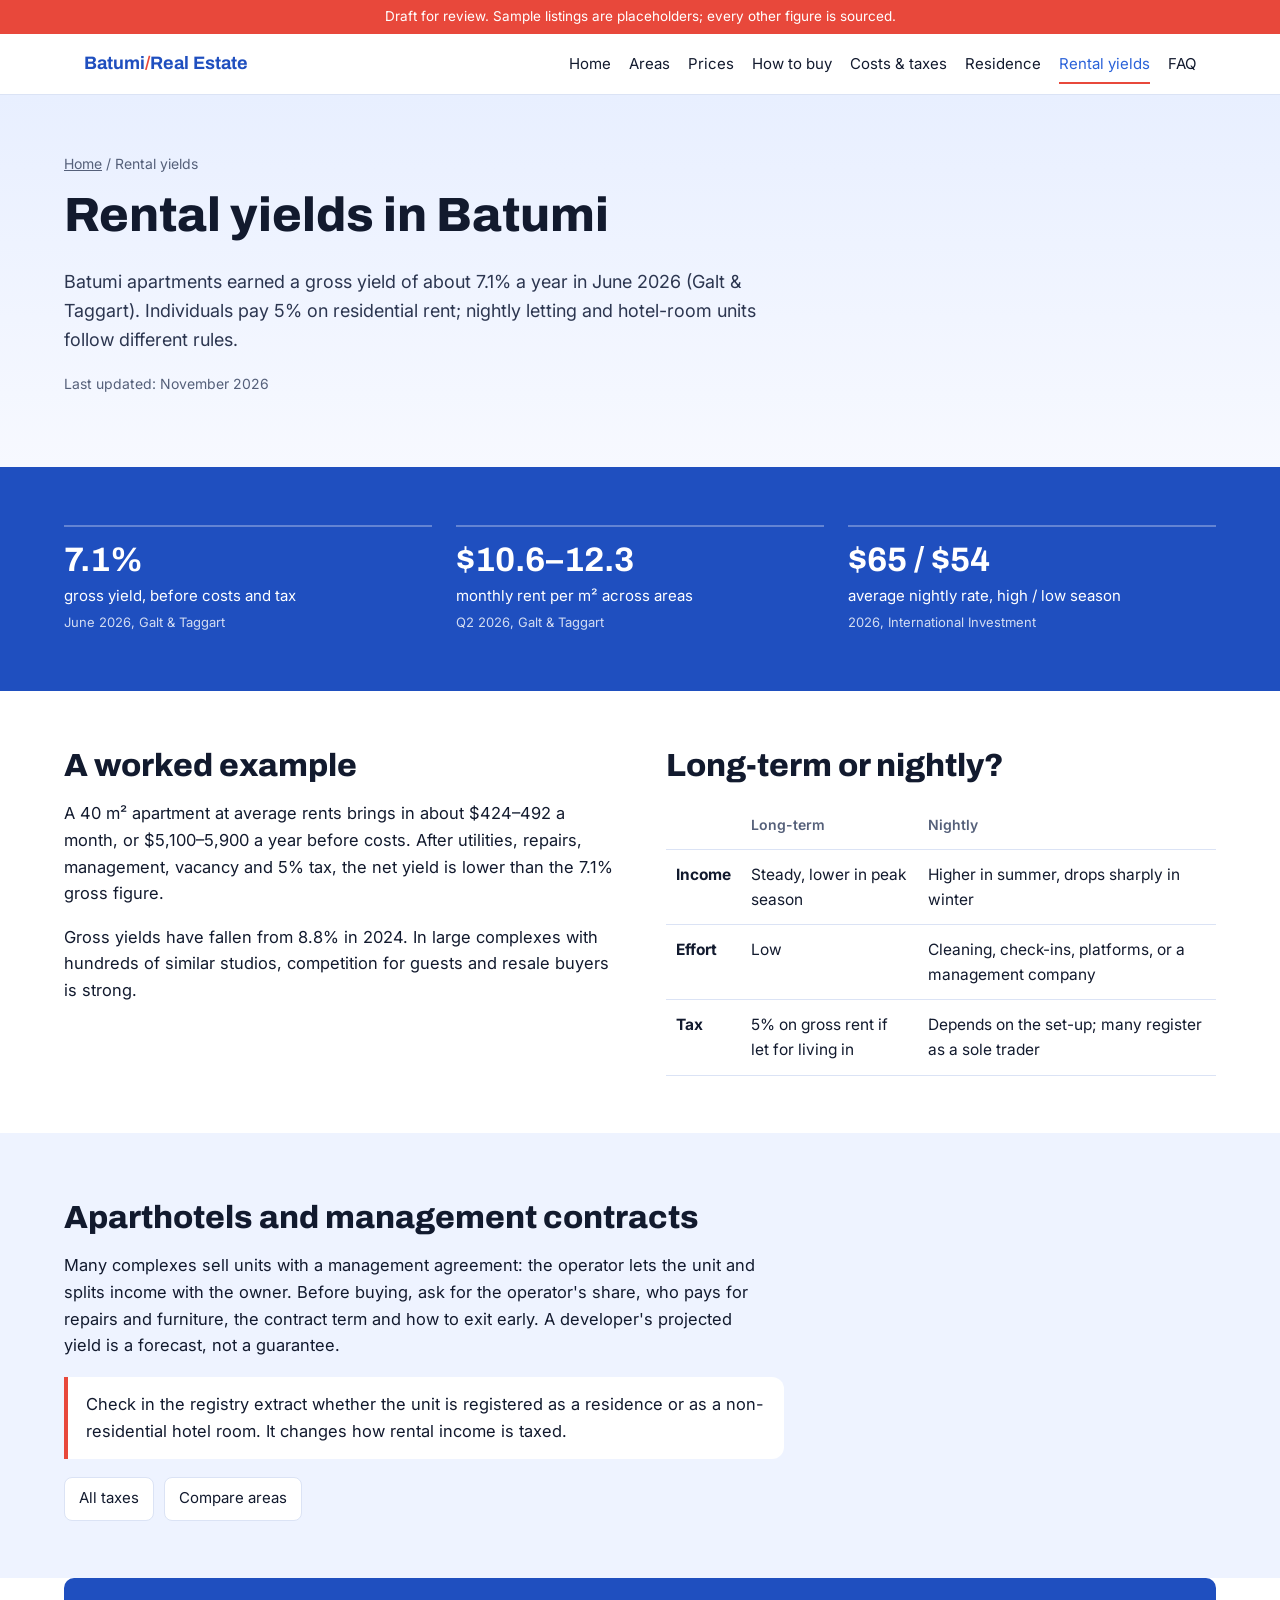
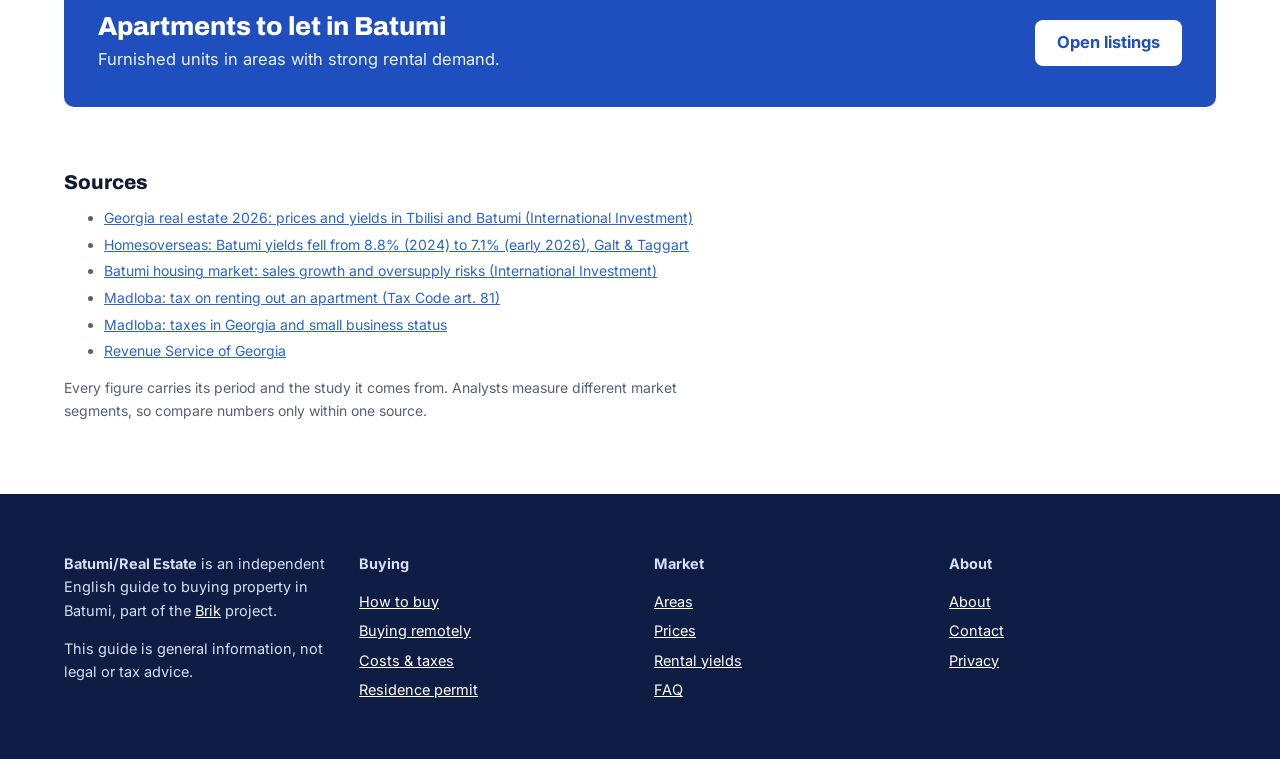
<file: site/rental-yields/index.html>
<!DOCTYPE html>
<html lang="en" dir="ltr">
<head>
<meta charset="utf-8">
<meta name="robots" content="noindex, nofollow">
<meta name="viewport" content="width=device-width, initial-scale=1">
<title>Batumi rental yields 2026 — what an apartment earns</title>
<meta name="description" content="Gross rental yields in Batumi in 2026, rent per m², short-term letting rates, tax on rental income, and what to check in an aparthotel management contract.">
<link rel="canonical" href="https://batumi-real-estate.com/rental-yields/">
<link rel="preconnect" href="https://fonts.googleapis.com"><link rel="preconnect" href="https://fonts.gstatic.com" crossorigin>
<link href="https://fonts.googleapis.com/css2?family=Archivo:wght@700;800&amp;family=Inter:wght@400;600;700&amp;display=swap" rel="stylesheet">
<link rel="stylesheet" href="../assets/site.css">
<script type="application/ld+json">[{"@context": "https://schema.org", "@type": "BreadcrumbList", "itemListElement": [{"@type": "ListItem", "position": 1, "name": "Home", "item": "https://batumi-real-estate.com/"}, {"@type": "ListItem", "position": 2, "name": "Rental yields", "item": "https://batumi-real-estate.com/rental-yields/"}]}, {"@context": "https://schema.org", "@type": "Article", "headline": "Rental yields in Batumi", "inLanguage": "en", "dateModified": "2026-11-24", "publisher": {"@type": "Organization", "name": "Brik", "url": "https://real-estate-georgia.com"}}]</script>
</head>
<body>
<div class="draft">Draft for review. Sample listings are placeholders; every other figure is sourced.</div>
<header class="top"><div class="wrap"><a class="logo" href="../index.html">Batumi<span>/</span>Real Estate</a><nav class="scroll" aria-label="Sections"><a href="../index.html">Home</a><a href="../areas/index.html">Areas</a><a href="../prices/index.html">Prices</a><a href="../how-to-buy/index.html">How to buy</a><a href="../costs-and-taxes/index.html">Costs &amp; taxes</a><a href="../residence-permit/index.html">Residence</a><a href="../rental-yields/index.html" aria-current="page">Rental yields</a><a href="../faq/index.html">FAQ</a></nav></div></header>
<main>
<section class="band pagehead"><div class="wrap"><nav class="crumbs" aria-label="Breadcrumb"><a href="../index.html">Home</a> / <span aria-current="page">Rental yields</span></nav><h1>Rental yields in Batumi</h1><p class="lede">Batumi apartments earned a gross yield of about 7.1% a year in June 2026 (Galt &amp; Taggart). Individuals pay 5% on residential rent; nightly letting and hotel-room units follow different rules.</p><p class="updated">Last updated: November 2026</p></div></section>

<section class="facts three band" aria-label="Key figures"><div class="wrap"><div class="fact"><b>7.1%</b><span>gross yield, before costs and tax</span><small>June 2026, Galt &amp; Taggart</small></div><div class="fact"><b>$10.6–12.3</b><span>monthly rent per m² across areas</span><small>Q2 2026, Galt &amp; Taggart</small></div><div class="fact"><b>$65 / $54</b><span>average nightly rate, high / low season</span><small>2026, International Investment</small></div></div></section>
<section class="band"><div class="wrap two">
 <div class="prose"><h2>A worked example</h2><p>A 40 m² apartment at average rents brings in about $424–492 a month, or $5,100–5,900 a year before costs. After utilities, repairs, management, vacancy and 5% tax, the net yield is lower than the 7.1% gross figure.</p>
 <p>Gross yields have fallen from 8.8% in 2024. In large complexes with hundreds of similar studios, competition for guests and resale buyers is strong.</p></div>
 <div class="prose"><h2>Long-term or nightly?</h2><table class="stack"><thead><tr><th></th><th>Long-term</th><th>Nightly</th></tr></thead><tbody>
 <tr><td class="k">Income</td><td>Steady, lower in peak season</td><td>Higher in summer, drops sharply in winter</td></tr>
 <tr><td class="k">Effort</td><td>Low</td><td>Cleaning, check-ins, platforms, or a management company</td></tr>
 <tr><td class="k">Tax</td><td>5% on gross rent if let for living in</td><td>Depends on the set-up; many register as a sole trader</td></tr></tbody></table></div>
</div></section>
<section class="band alt"><div class="wrap"><h2>Aparthotels and management contracts</h2>
 <p>Many complexes sell units with a management agreement: the operator lets the unit and splits income with the owner. Before buying, ask for the operator's share, who pays for repairs and furniture, the contract term and how to exit early. A developer's projected yield is a forecast, not a guarantee.</p>
 <div class="note">Check in the registry extract whether the unit is registered as a residence or as a non-residential hotel room. It changes how rental income is taxed.</div>
 <div class="related"><a href="../costs-and-taxes/index.html">All taxes</a><a href="../areas/index.html">Compare areas</a></div>
</div></section>
<section class="band" style="padding-top:0"><div class="wrap"><div class="cta"><div><h2>Apartments to let in Batumi</h2><p>Furnished units in areas with strong rental demand.</p></div><a class="btn" href="https://real-estate-georgia.com/?utm_source=batumi-real-estate&amp;utm_medium=referral&amp;utm_campaign=minisite&amp;utm_content=yields">Open listings</a></div></div></section>
<section class="band" style="padding-top:0"><div class="wrap"><h2 style="font-size:20px">Sources</h2><ul class="sources"><li><a href="https://internationalinvestment.biz/en/real-estate/8910-georgia-real-estate-2026-prices-and-yields-in-tbilisi-and-batumi.html">Georgia real estate 2026: prices and yields in Tbilisi and Batumi (International Investment)</a></li><li><a href="https://www.homesoverseas.ru/eng/articles/14899">Homesoverseas: Batumi yields fell from 8.8% (2024) to 7.1% (early 2026), Galt &amp; Taggart</a></li><li><a href="https://internationalinvestment.biz/en/real-estate/8149-batumi-housing-market-sales-growth-and-risks-of-oversupply.html">Batumi housing market: sales growth and oversupply risks (International Investment)</a></li><li><a href="https://madloba.info/en/faq/work-business-taxes/tax-on-renting-out-an-apartment-in-georgia/">Madloba: tax on renting out an apartment (Tax Code art. 81)</a></li><li><a href="https://madloba.info/faq/work-business-taxes/taxes-and-vat-in-georgia/">Madloba: taxes in Georgia and small business status</a></li><li><a href="https://www.rs.ge">Revenue Service of Georgia</a></li></ul><p class="sub">Every figure carries its period and the study it comes from. Analysts measure different market segments, so compare numbers only within one source.</p></div></section>
</main>
<footer class="band"><div class="wrap"><div class="cols">
<div><p><b>Batumi/Real Estate</b> is an independent English guide to buying property in Batumi, part of the <a href="https://real-estate-georgia.com/?utm_source=batumi-real-estate&amp;utm_medium=referral&amp;utm_campaign=minisite&amp;utm_content=footer">Brik</a> project.</p><p>This guide is general information, not legal or tax advice.</p></div>
<div><p><b>Buying</b></p><ul><li><a href="../how-to-buy/index.html">How to buy</a></li><li><a href="../buying-remotely/index.html">Buying remotely</a></li><li><a href="../costs-and-taxes/index.html">Costs &amp; taxes</a></li><li><a href="../residence-permit/index.html">Residence permit</a></li></ul></div><div><p><b>Market</b></p><ul><li><a href="../areas/index.html">Areas</a></li><li><a href="../prices/index.html">Prices</a></li><li><a href="../rental-yields/index.html">Rental yields</a></li><li><a href="../faq/index.html">FAQ</a></li></ul></div><div><p><b>About</b></p><ul><li><a href="../about/index.html">About</a></li><li><a href="../contact/index.html">Contact</a></li><li><a href="../privacy/index.html">Privacy</a></li></ul></div>
</div></div></footer>
<script src="../assets/site.js"></script>
</body>
</html>
</file>
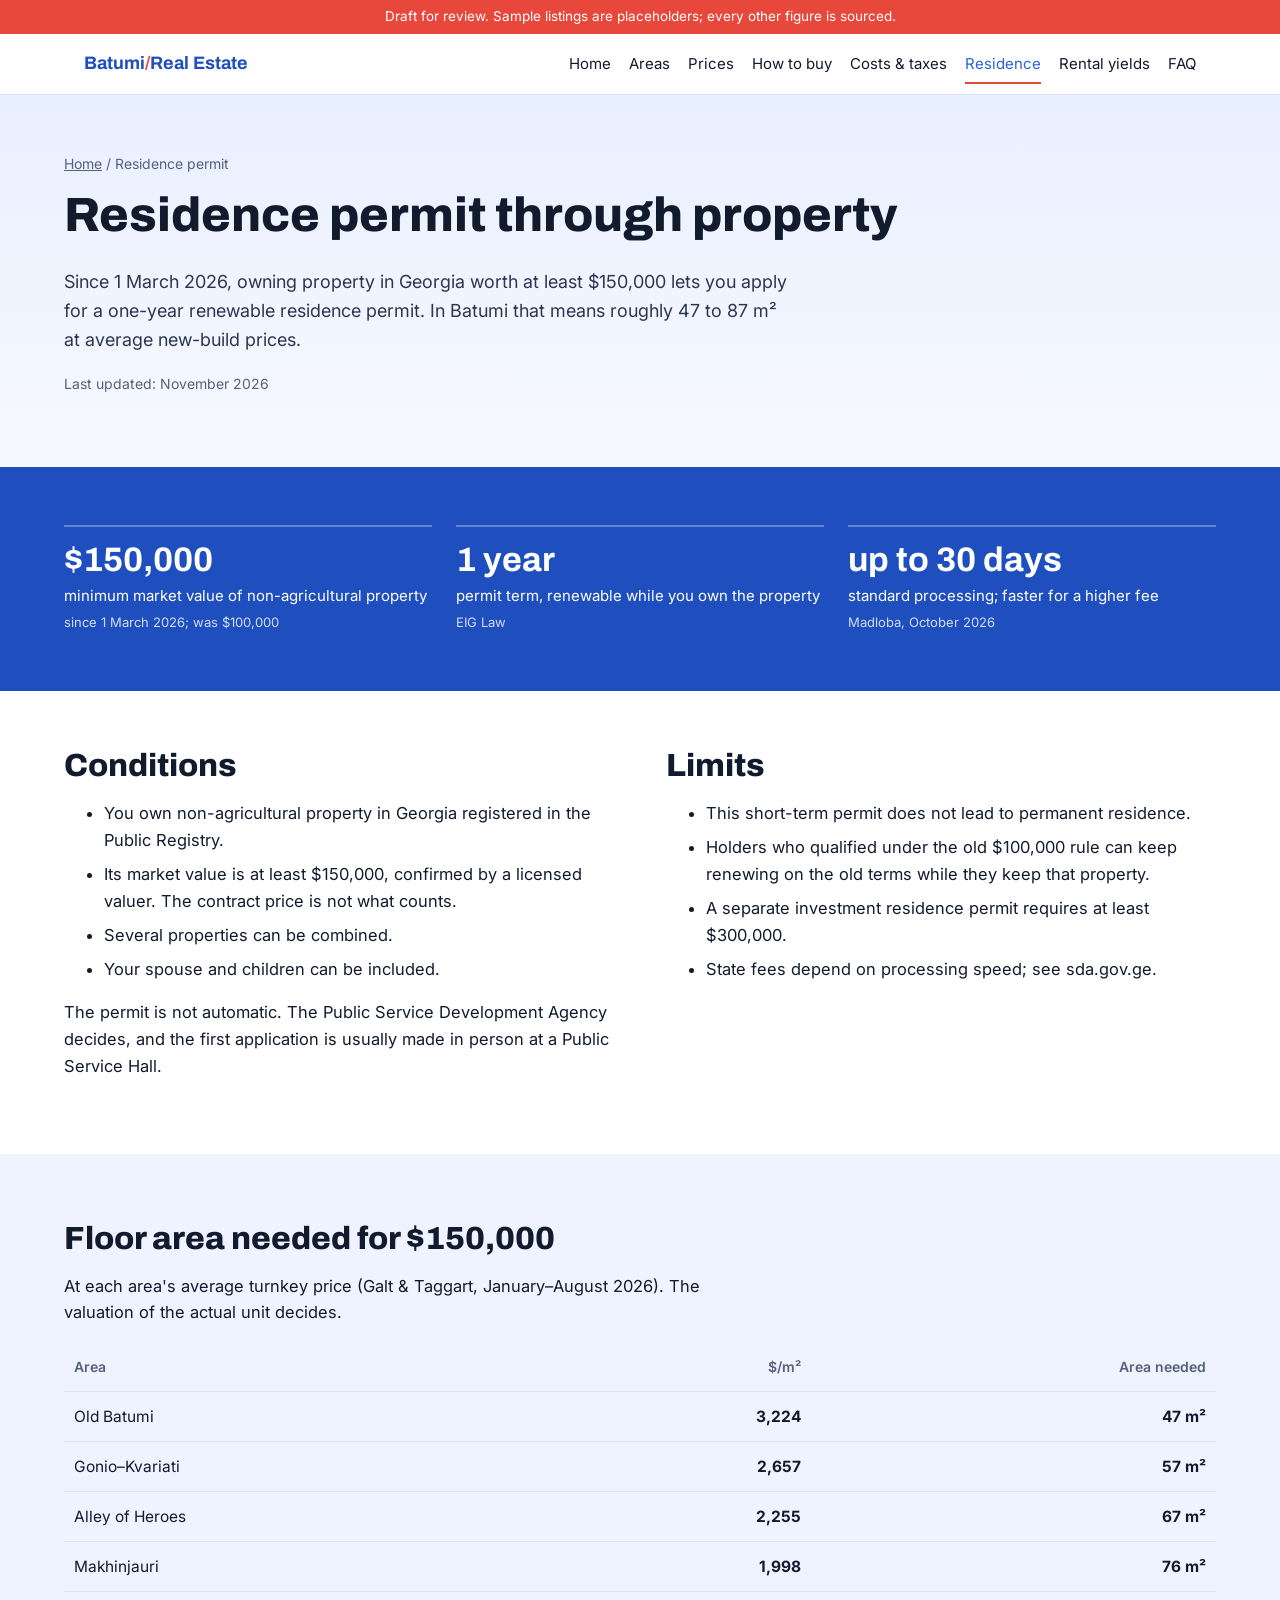
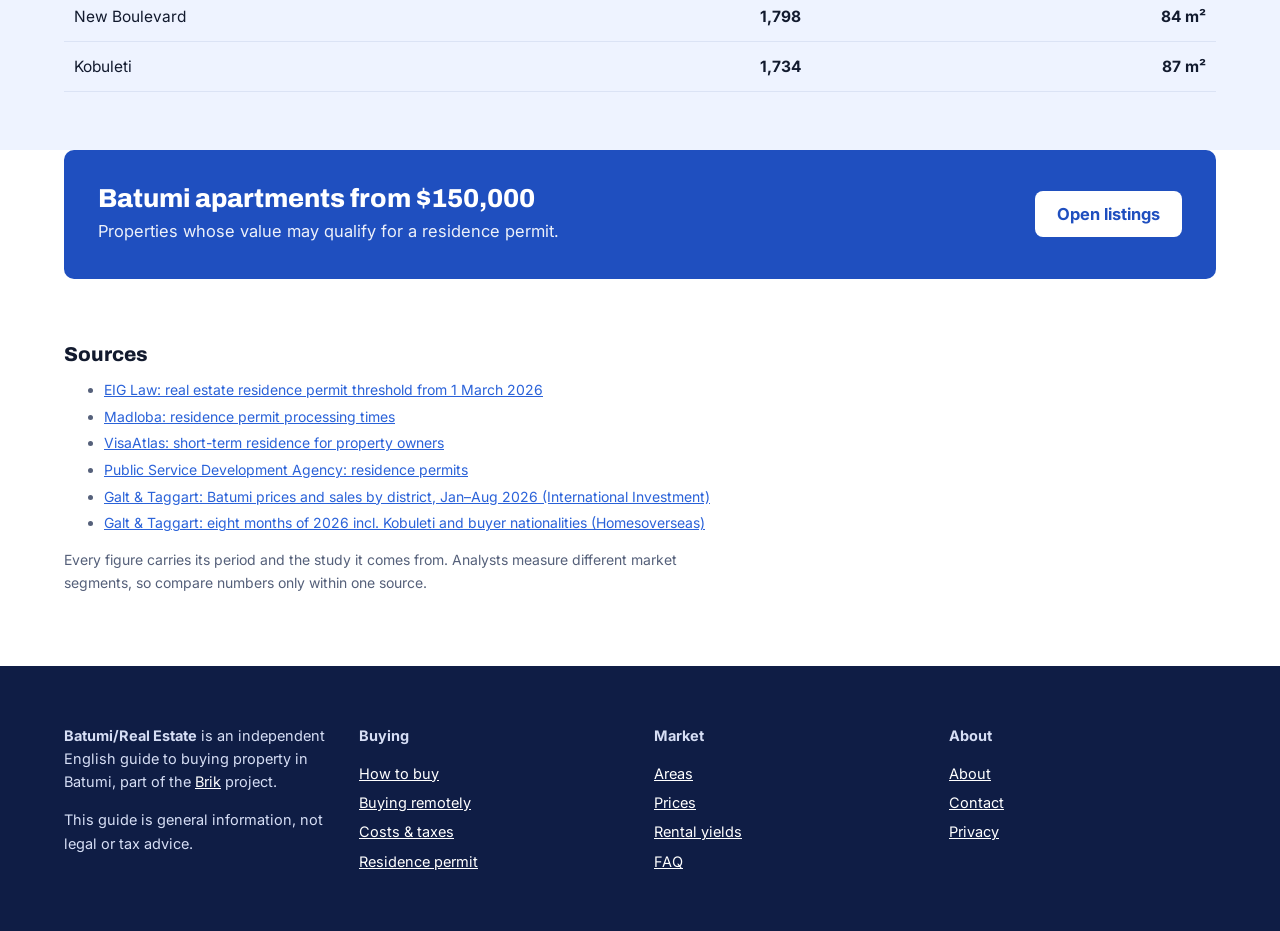
<file: site/residence-permit/index.html>
<!DOCTYPE html>
<html lang="en" dir="ltr">
<head>
<meta charset="utf-8">
<meta name="robots" content="noindex, nofollow">
<meta name="viewport" content="width=device-width, initial-scale=1">
<title>Georgian residence permit through property — $150,000 rule</title>
<meta name="description" content="Georgia&#x27;s property-based residence permit since 1 March 2026: the $150,000 threshold, valuation, family members, processing time and the floor area needed in each Batumi area.">
<link rel="canonical" href="https://batumi-real-estate.com/residence-permit/">
<link rel="preconnect" href="https://fonts.googleapis.com"><link rel="preconnect" href="https://fonts.gstatic.com" crossorigin>
<link href="https://fonts.googleapis.com/css2?family=Archivo:wght@700;800&amp;family=Inter:wght@400;600;700&amp;display=swap" rel="stylesheet">
<link rel="stylesheet" href="../assets/site.css">
<script type="application/ld+json">[{"@context": "https://schema.org", "@type": "BreadcrumbList", "itemListElement": [{"@type": "ListItem", "position": 1, "name": "Home", "item": "https://batumi-real-estate.com/"}, {"@type": "ListItem", "position": 2, "name": "Residence permit", "item": "https://batumi-real-estate.com/residence-permit/"}]}, {"@context": "https://schema.org", "@type": "Article", "headline": "Residence permit through property", "inLanguage": "en", "dateModified": "2026-11-24", "publisher": {"@type": "Organization", "name": "Brik", "url": "https://real-estate-georgia.com"}}]</script>
</head>
<body>
<div class="draft">Draft for review. Sample listings are placeholders; every other figure is sourced.</div>
<header class="top"><div class="wrap"><a class="logo" href="../index.html">Batumi<span>/</span>Real Estate</a><nav class="scroll" aria-label="Sections"><a href="../index.html">Home</a><a href="../areas/index.html">Areas</a><a href="../prices/index.html">Prices</a><a href="../how-to-buy/index.html">How to buy</a><a href="../costs-and-taxes/index.html">Costs &amp; taxes</a><a href="../residence-permit/index.html" aria-current="page">Residence</a><a href="../rental-yields/index.html">Rental yields</a><a href="../faq/index.html">FAQ</a></nav></div></header>
<main>
<section class="band pagehead"><div class="wrap"><nav class="crumbs" aria-label="Breadcrumb"><a href="../index.html">Home</a> / <span aria-current="page">Residence permit</span></nav><h1>Residence permit through property</h1><p class="lede">Since 1 March 2026, owning property in Georgia worth at least $150,000 lets you apply for a one-year renewable residence permit. In Batumi that means roughly 47 to 87 m² at average new-build prices.</p><p class="updated">Last updated: November 2026</p></div></section>

<section class="facts three band" aria-label="Key figures"><div class="wrap"><div class="fact"><b>$150,000</b><span>minimum market value of non-agricultural property</span><small>since 1 March 2026; was $100,000</small></div><div class="fact"><b>1 year</b><span>permit term, renewable while you own the property</span><small>EIG Law</small></div><div class="fact"><b>up to 30 days</b><span>standard processing; faster for a higher fee</span><small>Madloba, October 2026</small></div></div></section>
<section class="band"><div class="wrap two">
 <div class="prose"><h2>Conditions</h2><ul class="txt"><li>You own non-agricultural property in Georgia registered in the Public Registry.</li><li>Its market value is at least $150,000, confirmed by a licensed valuer. The contract price is not what counts.</li><li>Several properties can be combined.</li><li>Your spouse and children can be included.</li></ul>
 <p>The permit is not automatic. The Public Service Development Agency decides, and the first application is usually made in person at a Public Service Hall.</p></div>
 <div class="prose"><h2>Limits</h2><ul class="txt"><li>This short-term permit does not lead to permanent residence.</li><li>Holders who qualified under the old $100,000 rule can keep renewing on the old terms while they keep that property.</li><li>A separate investment residence permit requires at least $300,000.</li><li>State fees depend on processing speed; see sda.gov.ge.</li></ul></div>
</div></section>
<section class="band alt"><div class="wrap"><h2>Floor area needed for $150,000</h2><p>At each area's average turnkey price (Galt &amp; Taggart, January–August 2026). The valuation of the actual unit decides.</p>
 <table><thead><tr><th>Area</th><th class="n">$/m²</th><th class="n">Area needed</th></tr></thead><tbody><tr><td>Old Batumi</td><td class="n">3,224</td><td class="n">47 m²</td></tr><tr><td>Gonio–Kvariati</td><td class="n">2,657</td><td class="n">57 m²</td></tr><tr><td>Alley of Heroes</td><td class="n">2,255</td><td class="n">67 m²</td></tr><tr><td>Makhinjauri</td><td class="n">1,998</td><td class="n">76 m²</td></tr><tr><td>New Boulevard</td><td class="n">1,798</td><td class="n">84 m²</td></tr><tr><td>Kobuleti</td><td class="n">1,734</td><td class="n">87 m²</td></tr></tbody></table></div></section>
<section class="band" style="padding-top:0"><div class="wrap"><div class="cta"><div><h2>Batumi apartments from $150,000</h2><p>Properties whose value may qualify for a residence permit.</p></div><a class="btn" href="https://real-estate-georgia.com/?utm_source=batumi-real-estate&amp;utm_medium=referral&amp;utm_campaign=minisite&amp;utm_content=residence">Open listings</a></div></div></section>
<section class="band" style="padding-top:0"><div class="wrap"><h2 style="font-size:20px">Sources</h2><ul class="sources"><li><a href="https://eiglaw.com/georgia-to-increase-real-estate-investment-threshold-for-residence-permits-effective-march-1-2026/">EIG Law: real estate residence permit threshold from 1 March 2026</a></li><li><a href="https://madloba.info/en/faq/residence-and-citizenship/check-residence-permit-status-georgia/">Madloba: residence permit processing times</a></li><li><a href="https://visaatlas.org/visas/georgia/short-term-residence-real-estate">VisaAtlas: short-term residence for property owners</a></li><li><a href="https://sda.gov.ge/en/products/migration-residence-permits/">Public Service Development Agency: residence permits</a></li><li><a href="https://internationalinvestment.biz/en/business/9099-batumi-real-estate-trends-prices-and-sales-by-district.html">Galt &amp; Taggart: Batumi prices and sales by district, Jan–Aug 2026 (International Investment)</a></li><li><a href="https://www.homesoverseas.ru/eng/news/Bolee_70_kvartir_prodannyh_v_Batumi_v_2026_godu_priobreli_inostrancy">Galt &amp; Taggart: eight months of 2026 incl. Kobuleti and buyer nationalities (Homesoverseas)</a></li></ul><p class="sub">Every figure carries its period and the study it comes from. Analysts measure different market segments, so compare numbers only within one source.</p></div></section>
</main>
<footer class="band"><div class="wrap"><div class="cols">
<div><p><b>Batumi/Real Estate</b> is an independent English guide to buying property in Batumi, part of the <a href="https://real-estate-georgia.com/?utm_source=batumi-real-estate&amp;utm_medium=referral&amp;utm_campaign=minisite&amp;utm_content=footer">Brik</a> project.</p><p>This guide is general information, not legal or tax advice.</p></div>
<div><p><b>Buying</b></p><ul><li><a href="../how-to-buy/index.html">How to buy</a></li><li><a href="../buying-remotely/index.html">Buying remotely</a></li><li><a href="../costs-and-taxes/index.html">Costs &amp; taxes</a></li><li><a href="../residence-permit/index.html">Residence permit</a></li></ul></div><div><p><b>Market</b></p><ul><li><a href="../areas/index.html">Areas</a></li><li><a href="../prices/index.html">Prices</a></li><li><a href="../rental-yields/index.html">Rental yields</a></li><li><a href="../faq/index.html">FAQ</a></li></ul></div><div><p><b>About</b></p><ul><li><a href="../about/index.html">About</a></li><li><a href="../contact/index.html">Contact</a></li><li><a href="../privacy/index.html">Privacy</a></li></ul></div>
</div></div></footer>
<script src="../assets/site.js"></script>
</body>
</html>
</file>
<file: site/assets/site.css>
/* VOICE: plain-spoken English buyer's guide for international investors
   IDEA: a coastal survey sheet: simplified map of Batumi's shoreline with district pins
   PICTURE: schematic coastline map, district markers, price rows
   COLOUR and TYPE: white ground, cobalt dominant, pale sky support, tomato-red accent; Archivo + Inter
   LAYOUT: full-width bands, 1240px content, 10px corners */
:root{color-scheme:light;--bg:#fff;--ink:#121a2e;--ink2:#2c3650;--mute:#55607a;--sea:#1f4fbf;--sea2:#2a62d9;--aqua:#eef3ff;--line:#dbe3f5;--line2:#b9c6e6;--coral:#e8483b;
--tint1:#e8efff;--tint2:#f7f9ff;--radius:10px;--btn-radius:8px;--bar-radius:3px;--head-font:Archivo,system-ui,sans-serif;--body-font:Inter,system-ui,sans-serif;--head-weight:800;--foot-bg:#0f1d45;--foot-ink:#d6def5}
/* Shared layout for Brik mini-sites. Theme variables are prepended per site. Logical properties keep RTL working. */
*{box-sizing:border-box;min-width:0}
html{scroll-padding-top:80px;scroll-behavior:smooth}
body{margin:0;background:var(--bg);color:var(--ink);font:16.5px/1.62 var(--body-font);overflow-x:clip}
h1,h2,h3{font-family:var(--head-font);font-weight:var(--head-weight,700);line-height:1.12;text-wrap:balance;margin:0 0 .5em}
h1{font-size:clamp(28px,4.3vw,48px)}h2{font-size:clamp(22px,2.8vw,32px);margin-top:.3em}h3{font-size:18.5px}
p,ul.txt,ol.txt{margin:0 0 1em;max-width:70ch}ul.txt li,ol.txt li{margin-bottom:.45em}
a{color:var(--sea2)}
.wrap{max-width:1240px;margin:0 auto}
.band{padding:clamp(32px,4.5vw,64px) max(5vw,16px)}
.draft{background:var(--coral);color:#fff;font-size:13.5px;text-align:center;padding:6px 16px}
header.top{position:sticky;top:0;z-index:5;background:rgba(255,255,255,.95);backdrop-filter:blur(6px);border-bottom:1px solid var(--line)}
header.top .wrap{display:flex;align-items:center;justify-content:space-between;gap:8px 20px;padding:10px max(5vw,16px);flex-wrap:wrap}
.logo{font-family:var(--head-font);font-weight:700;color:var(--sea);text-decoration:none;font-size:18px}
.logo span{color:var(--coral)}
nav.scroll{display:flex;gap:18px;overflow-x:auto;font-size:15px}
nav.scroll a{flex:none;color:var(--ink);text-decoration:none;padding:8px 0}
nav.scroll a:hover,nav.scroll a[aria-current]{color:var(--sea2)}
nav.scroll a[aria-current]{box-shadow:inset 0 -2px 0 var(--coral)}
.crumbs{font-size:14px;color:var(--mute);margin-bottom:14px}.crumbs a{color:var(--mute)}
.pagehead,.hero{background:linear-gradient(var(--tint1),var(--tint2))}
.hero{overflow:hidden}
.hero .wrap{display:grid;grid-template-columns:minmax(0,1.05fr) minmax(0,1fr);gap:clamp(20px,4vw,56px);align-items:center}
.lede{font-size:18px;color:var(--ink2);max-width:66ch}
.updated{font-size:14px;color:var(--mute)}
.btn{display:inline-flex;align-items:center;justify-content:center;min-height:46px;padding:0 22px;border-radius:var(--btn-radius);background:var(--sea);color:#fff;text-decoration:none;border:0;font:inherit;font-weight:700;cursor:pointer;text-align:center}
.btn:hover{background:var(--sea2)}.btn.ghost{background:transparent;color:var(--sea);box-shadow:inset 0 0 0 2px var(--sea)}
.btn:focus-visible,a:focus-visible,summary:focus-visible,input:focus-visible,select:focus-visible,textarea:focus-visible{outline:3px solid var(--coral);outline-offset:2px}
.ctas{display:flex;gap:12px;flex-wrap:wrap;margin-top:8px}
.scene{width:100%;aspect-ratio:6/5;display:block}
.facts{background:var(--sea);color:#fff}
.facts .wrap{display:grid;grid-template-columns:repeat(4,minmax(0,1fr));gap:24px}
.facts.three .wrap{grid-template-columns:repeat(3,minmax(0,1fr))}
.fact{border-top:2px solid rgba(255,255,255,.3);padding-top:14px}
.fact b{display:block;font-family:var(--head-font);font-weight:700;font-size:clamp(24px,3vw,34px);line-height:1.1;white-space:nowrap}
.fact span{display:block;font-size:15px;margin-top:6px}
.fact small{display:block;font-size:13px;opacity:.8;margin-top:4px}
.sub{color:var(--mute);font-size:14px}
.grid{display:grid;grid-template-columns:repeat(3,minmax(0,1fr));gap:18px;margin:24px 0}
.card{border:1px solid var(--line);border-radius:var(--radius);overflow:hidden;background:#fff;display:flex;flex-direction:column}
.card .ph{aspect-ratio:16/10;display:block;width:100%}
.card .bd{padding:14px 16px 16px}
.card .pr{font-family:var(--head-font);font-weight:700;font-size:19px;white-space:nowrap}
.card .meta{color:var(--mute);font-size:14.5px}
.tag{display:inline-block;font-size:13px;background:var(--aqua);color:var(--sea);border-radius:6px;padding:2px 8px;margin-bottom:8px}
a.dcard{display:block;text-decoration:none;color:var(--ink);border:1px solid var(--line);border-radius:var(--radius);padding:18px;background:#fff}
a.dcard:hover{border-color:var(--sea2)}
a.dcard b{font-family:var(--head-font);font-size:19px;display:block;margin-bottom:4px}
a.dcard .p{font-weight:700;color:var(--sea);white-space:nowrap}
a.dcard p{font-size:15px;color:var(--ink2);margin:.4em 0 0}
.rows{display:grid;gap:14px;margin-top:20px}
.row{display:grid;grid-template-columns:minmax(0,13em) minmax(0,1fr) 7em;gap:14px;align-items:center;color:inherit;text-decoration:none}
.row .nm b{display:block}.row .nm span{font-size:13.5px;color:var(--mute)}
.bar{height:15px;background:#fff;border-radius:var(--bar-radius);overflow:hidden;box-shadow:inset 0 0 0 1px var(--line)}
.bar i{display:block;height:100%;background:var(--sea2);border-radius:var(--bar-radius);width:0;transition:width .9s ease}
.row.hl .bar i{background:var(--coral)}
.row .v{text-align:end;font-weight:700;white-space:nowrap}
.alt{background:var(--aqua)}
ol.steps{list-style:none;padding:0;margin:24px 0 0;display:grid;grid-template-columns:repeat(3,minmax(0,1fr));gap:18px;counter-reset:s}
ol.steps li{background:#fff;border-radius:var(--radius);padding:20px;counter-increment:s;border:1px solid var(--line)}
ol.steps li::before{content:counter(s);font-family:var(--head-font);font-size:28px;font-weight:700;color:var(--coral);display:block;line-height:1;margin-bottom:10px}
ol.steps li p{margin:0;font-size:15.5px}
table{width:100%;border-collapse:collapse;margin-top:18px;font-size:15.5px}
th,td{text-align:start;padding:12px 10px;border-bottom:1px solid var(--line);vertical-align:top}
th{font-size:14px;color:var(--mute);font-weight:600}
td.n,th.n{text-align:end;white-space:nowrap}td.n{font-weight:700}
td.k{white-space:nowrap;font-weight:700}
.note{background:#fff;border-inline-start:4px solid var(--coral);padding:14px 18px;border-start-end-radius:12px;border-end-end-radius:12px;margin:18px 0;max-width:72ch}
details{border-bottom:1px solid var(--line);padding:4px 0;max-width:860px}
summary{cursor:pointer;font-weight:700;padding:14px 0;list-style:none;display:flex;justify-content:space-between;gap:16px;min-height:44px}
summary::-webkit-details-marker{display:none}
summary::after{content:"+";font-size:22px;color:var(--sea2);line-height:1}
details[open] summary::after{content:"–"}
details p{color:var(--ink2)}
.two{display:grid;grid-template-columns:minmax(0,1fr) minmax(0,1fr);gap:clamp(24px,4vw,56px);align-items:start}
.check{list-style:none;padding:0;margin:0 0 1em;display:grid;gap:12px;max-width:760px}
.check li{display:grid;grid-template-columns:28px minmax(0,1fr);gap:10px;align-items:start}
.check li::before{content:"";width:22px;height:22px;border-radius:6px;border:2px solid var(--sea2);margin-top:3px}
.cta{background:var(--sea);color:#fff;border-radius:var(--radius);padding:clamp(22px,3vw,34px);display:flex;justify-content:space-between;align-items:center;gap:18px;flex-wrap:wrap}
.cta h2{margin:0 0 .2em;font-size:clamp(20px,2.4vw,26px)}.cta p{margin:0;opacity:.92}
.cta .btn{background:#fff;color:var(--sea)}
.related{display:flex;gap:10px;flex-wrap:wrap;margin-top:12px}
.related a{border:1px solid var(--line);border-radius:var(--btn-radius);padding:8px 14px;text-decoration:none;color:var(--ink);font-size:15px;min-height:44px;display:inline-flex;align-items:center;background:#fff}
.related a:hover{border-color:var(--sea2);color:var(--sea2)}
.sources{font-size:14px;color:var(--mute)}.sources li{margin-bottom:4px}
.prose h2{margin-top:1.3em}.prose h2:first-child{margin-top:0}
form{background:#fff;border-radius:var(--radius);padding:24px;display:grid;gap:14px;border:1px solid var(--line)}
label{display:grid;gap:6px;font-weight:600;font-size:15px}
input,select,textarea{font:inherit;font-size:16px;min-height:46px;padding:0 12px;border:1px solid var(--line2);border-radius:10px;background:#fff;color:var(--ink)}
textarea{padding:10px 12px;min-height:96px}
.ok{display:none;background:var(--aqua);border-radius:10px;padding:12px;font-size:15px}
footer{background:var(--foot-bg);color:var(--foot-ink);font-size:14.5px}
footer a{color:#fff}footer p{max-width:none}
footer .cols{display:grid;grid-template-columns:repeat(4,minmax(0,1fr));gap:28px}
footer ul{list-style:none;padding:0;margin:0;display:grid;gap:6px}
@media(max-width:900px){.grid,ol.steps{grid-template-columns:repeat(2,minmax(0,1fr))}.facts .wrap,.facts.three .wrap{grid-template-columns:repeat(2,minmax(0,1fr))}footer .cols{grid-template-columns:repeat(2,minmax(0,1fr))}}
@media(max-width:600px){.hero .wrap,.two{grid-template-columns:1fr}.grid,ol.steps{grid-template-columns:1fr}.row{grid-template-columns:minmax(0,1fr) 6.2em}.row .bar{grid-column:1/-1;grid-row:2}table{font-size:14px}nav.scroll{width:100%}footer .cols{grid-template-columns:1fr}
.stack thead{display:none}.stack tr{display:grid;padding-block:10px;border-bottom:1px solid var(--line)}.stack td{display:flow-root;border:0;padding:3px 0;padding-inline-start:7.5em;text-align:start;white-space:normal}.stack td::before{content:attr(data-l);float:inline-start;width:7em;margin-inline-start:-7.5em;color:var(--mute);font-weight:600;font-size:13px}}
@media(prefers-reduced-motion:reduce){html{scroll-behavior:auto}.bar i{transition:none}}
</file>
